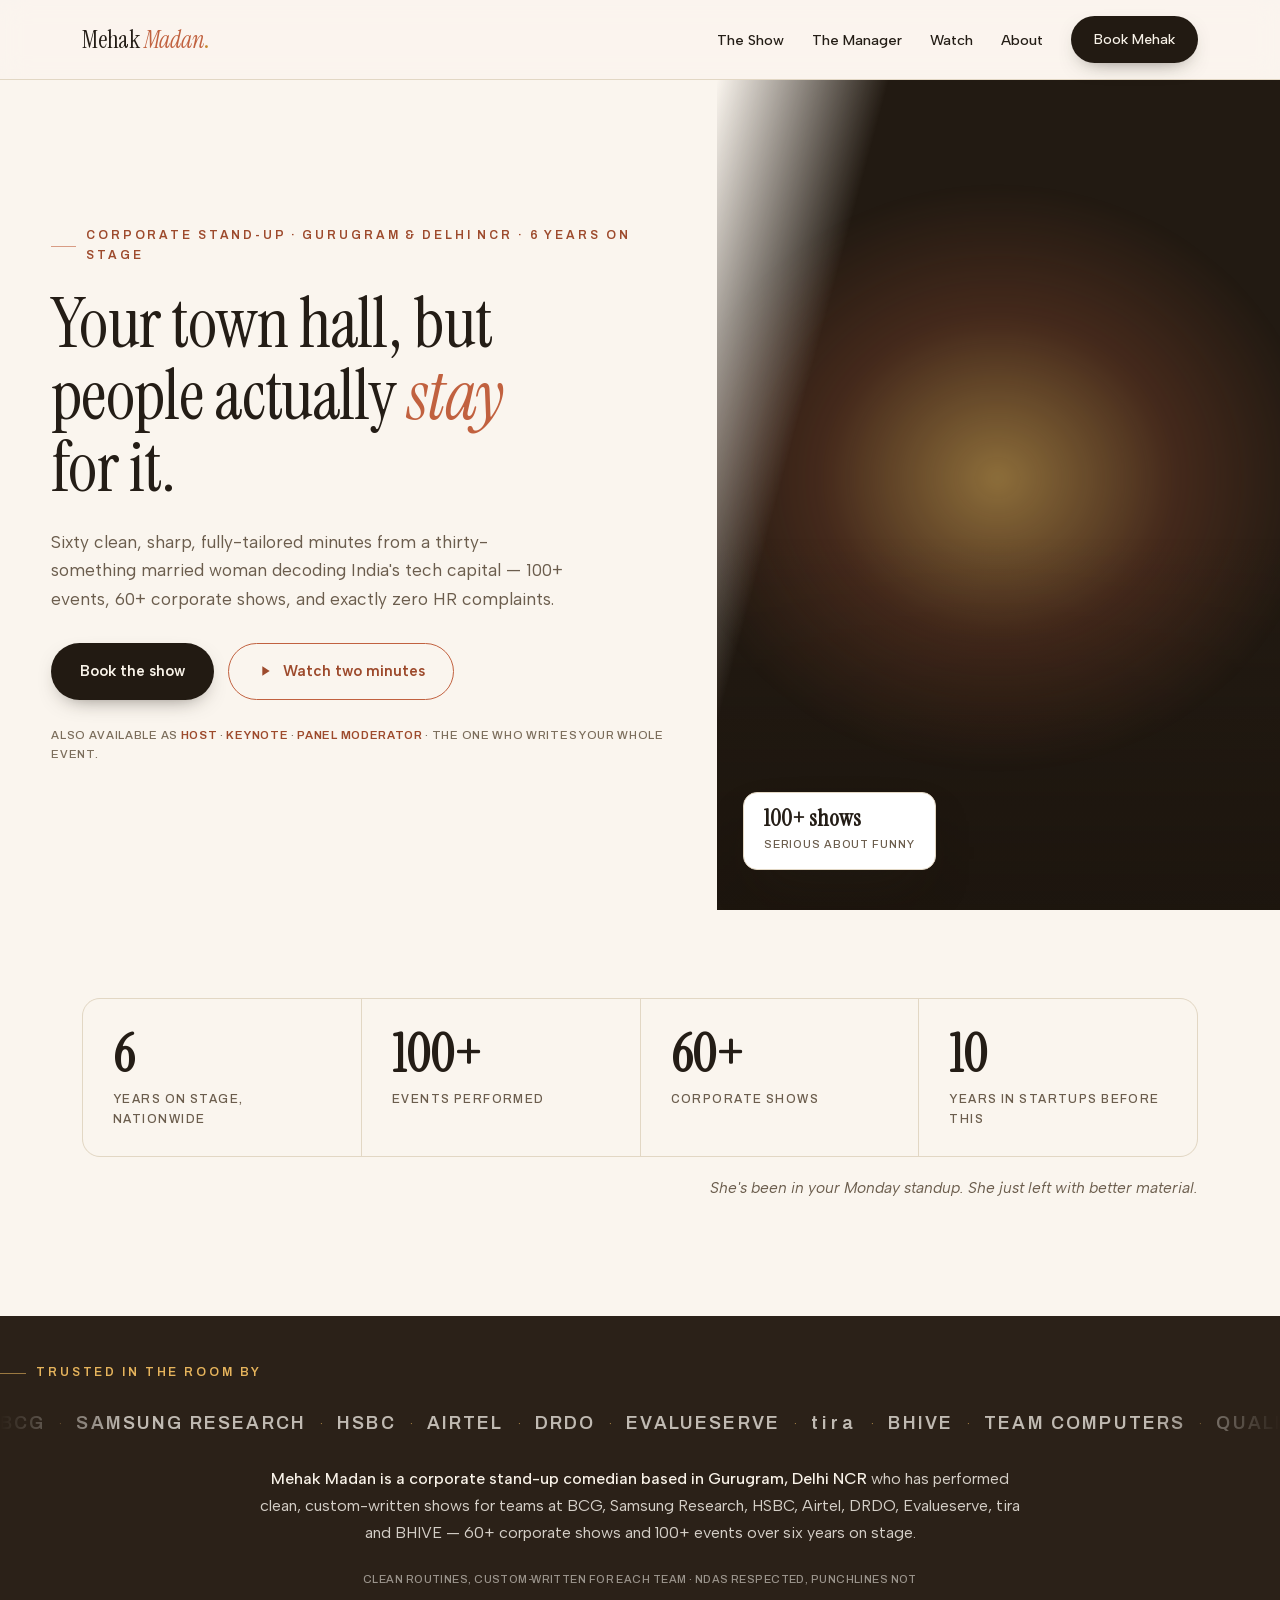
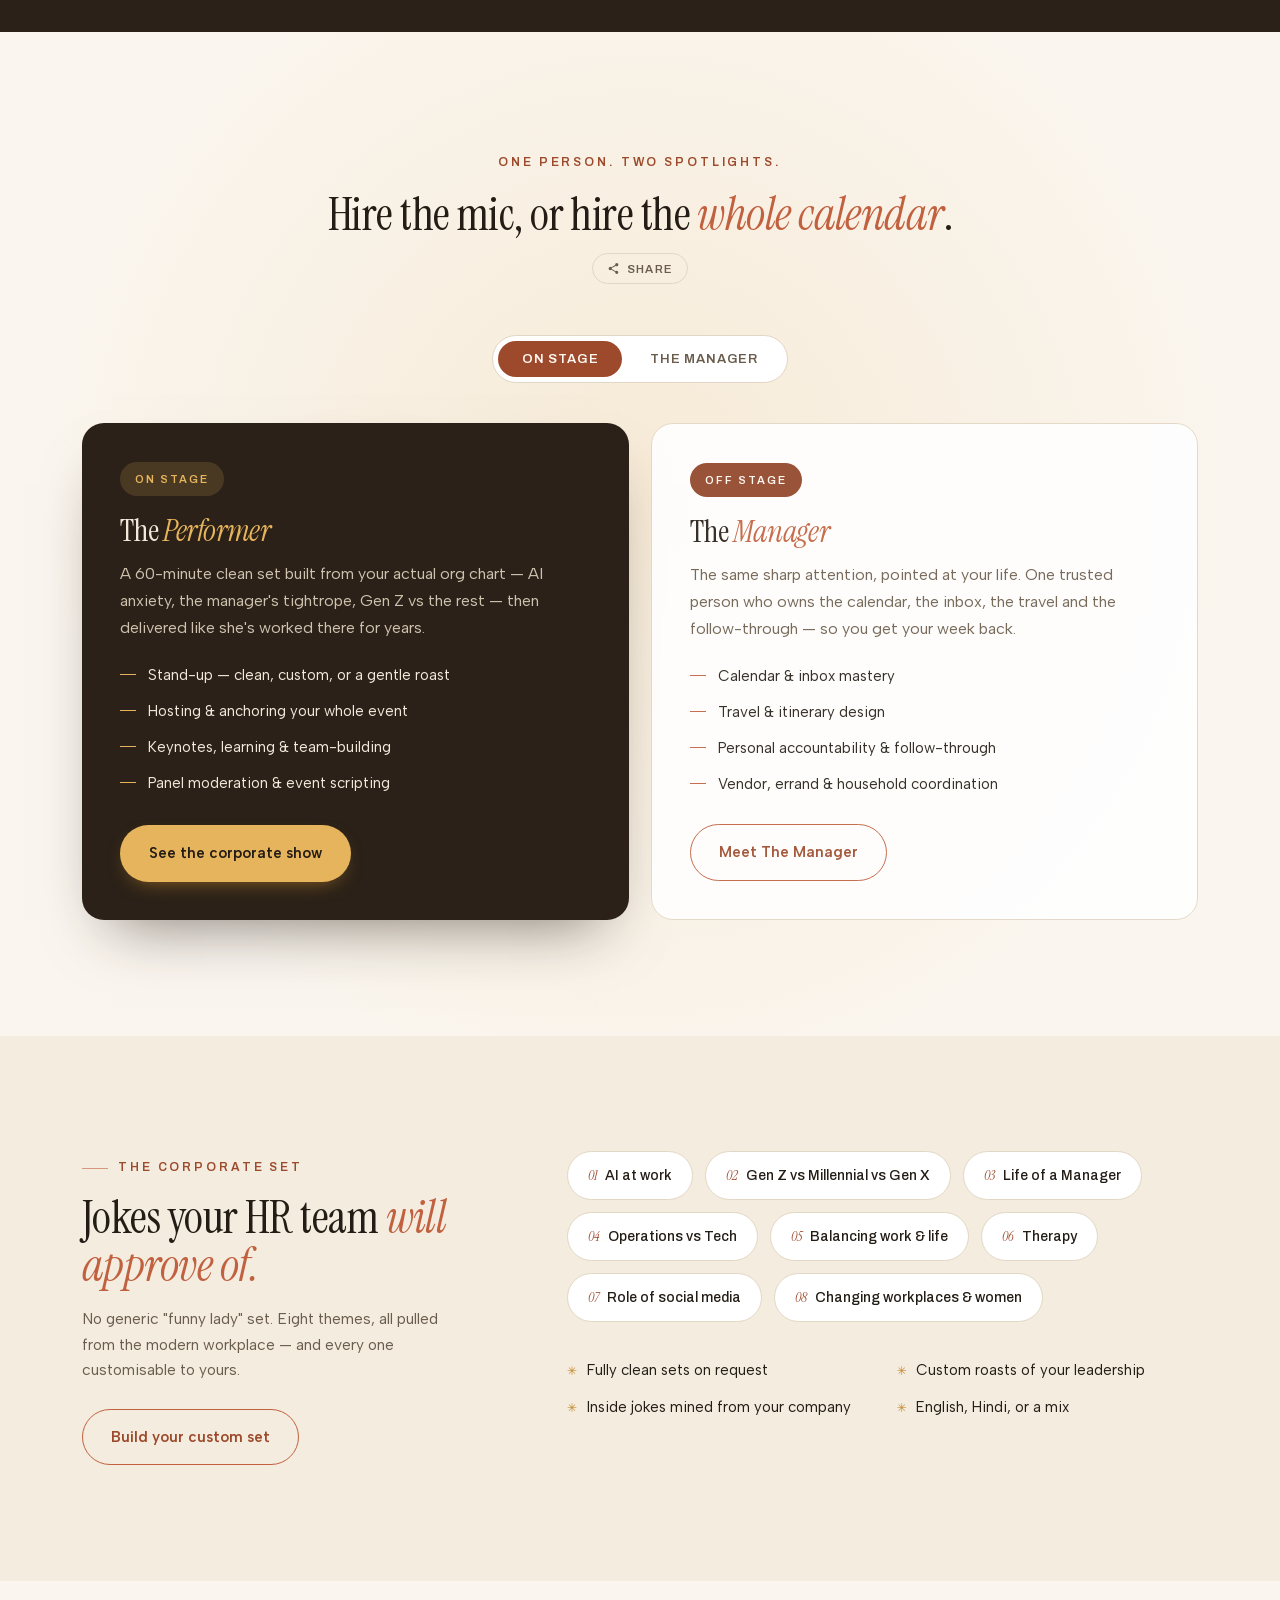
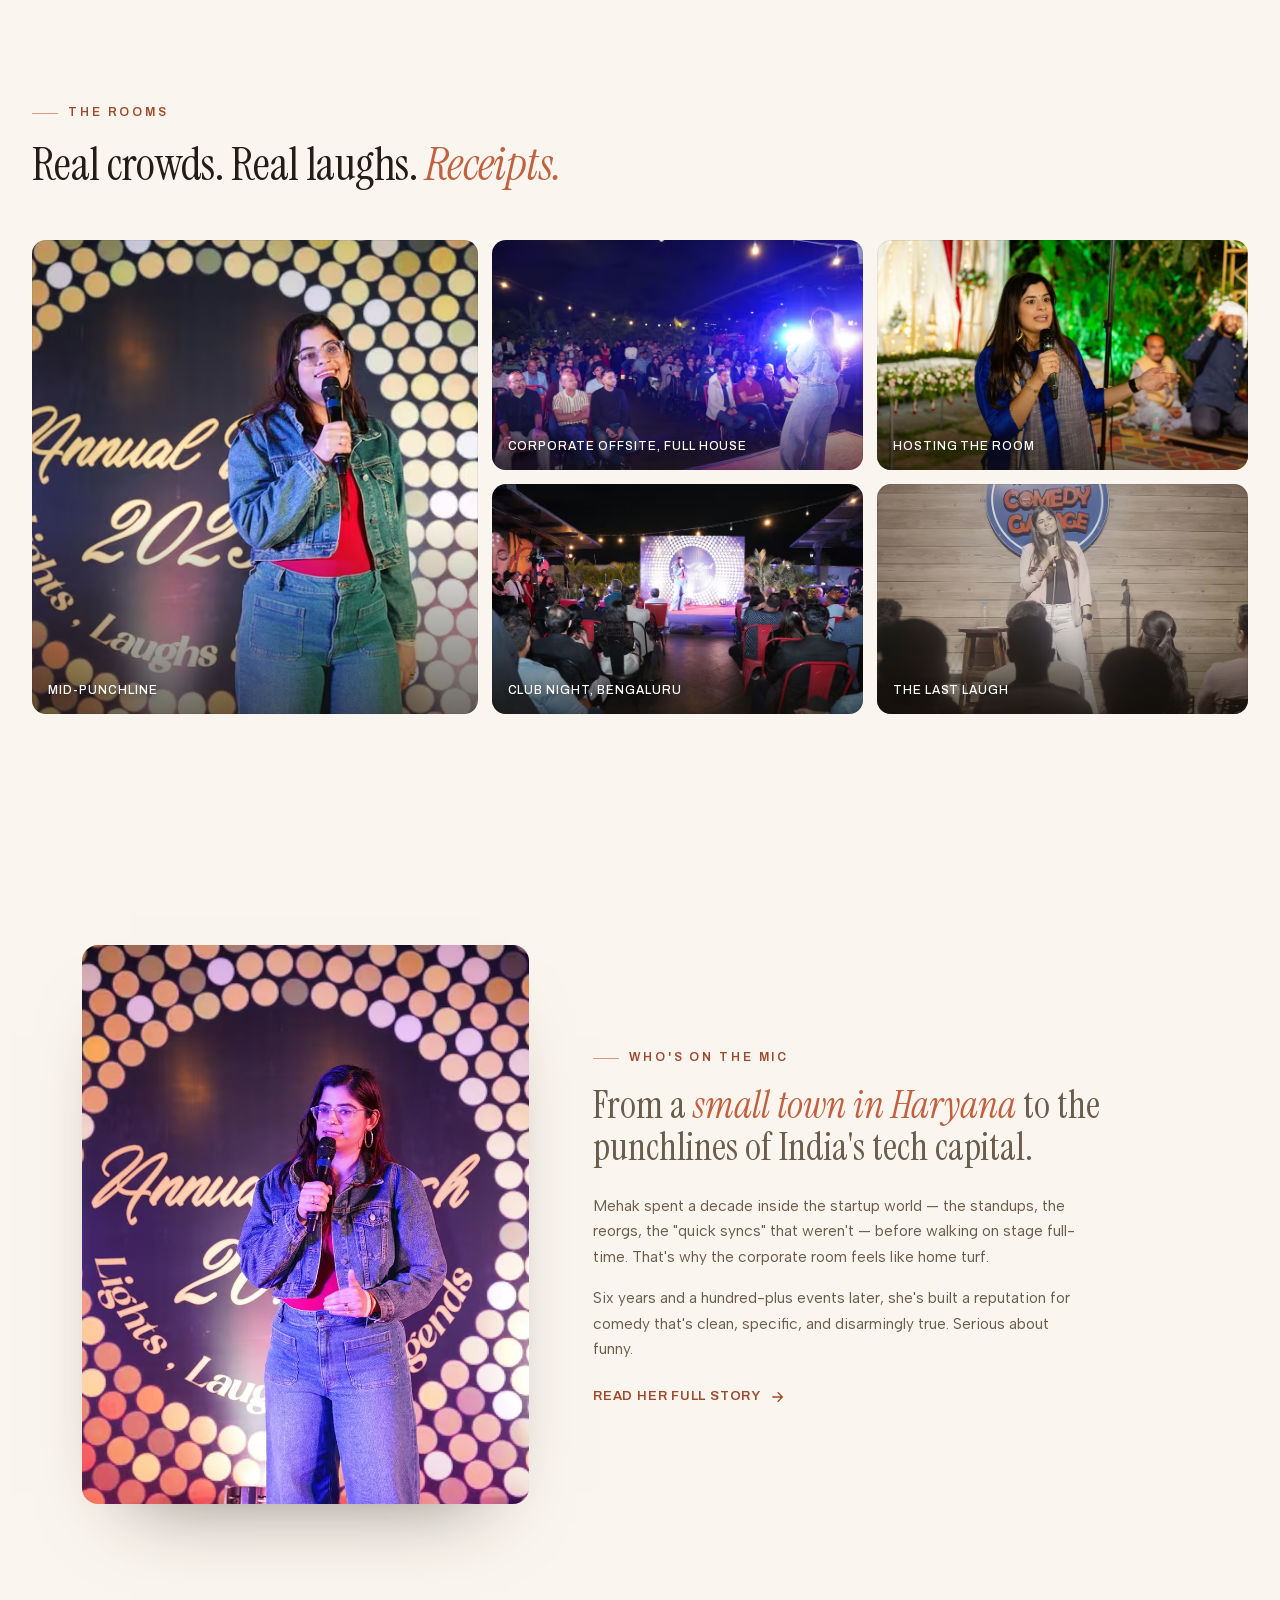
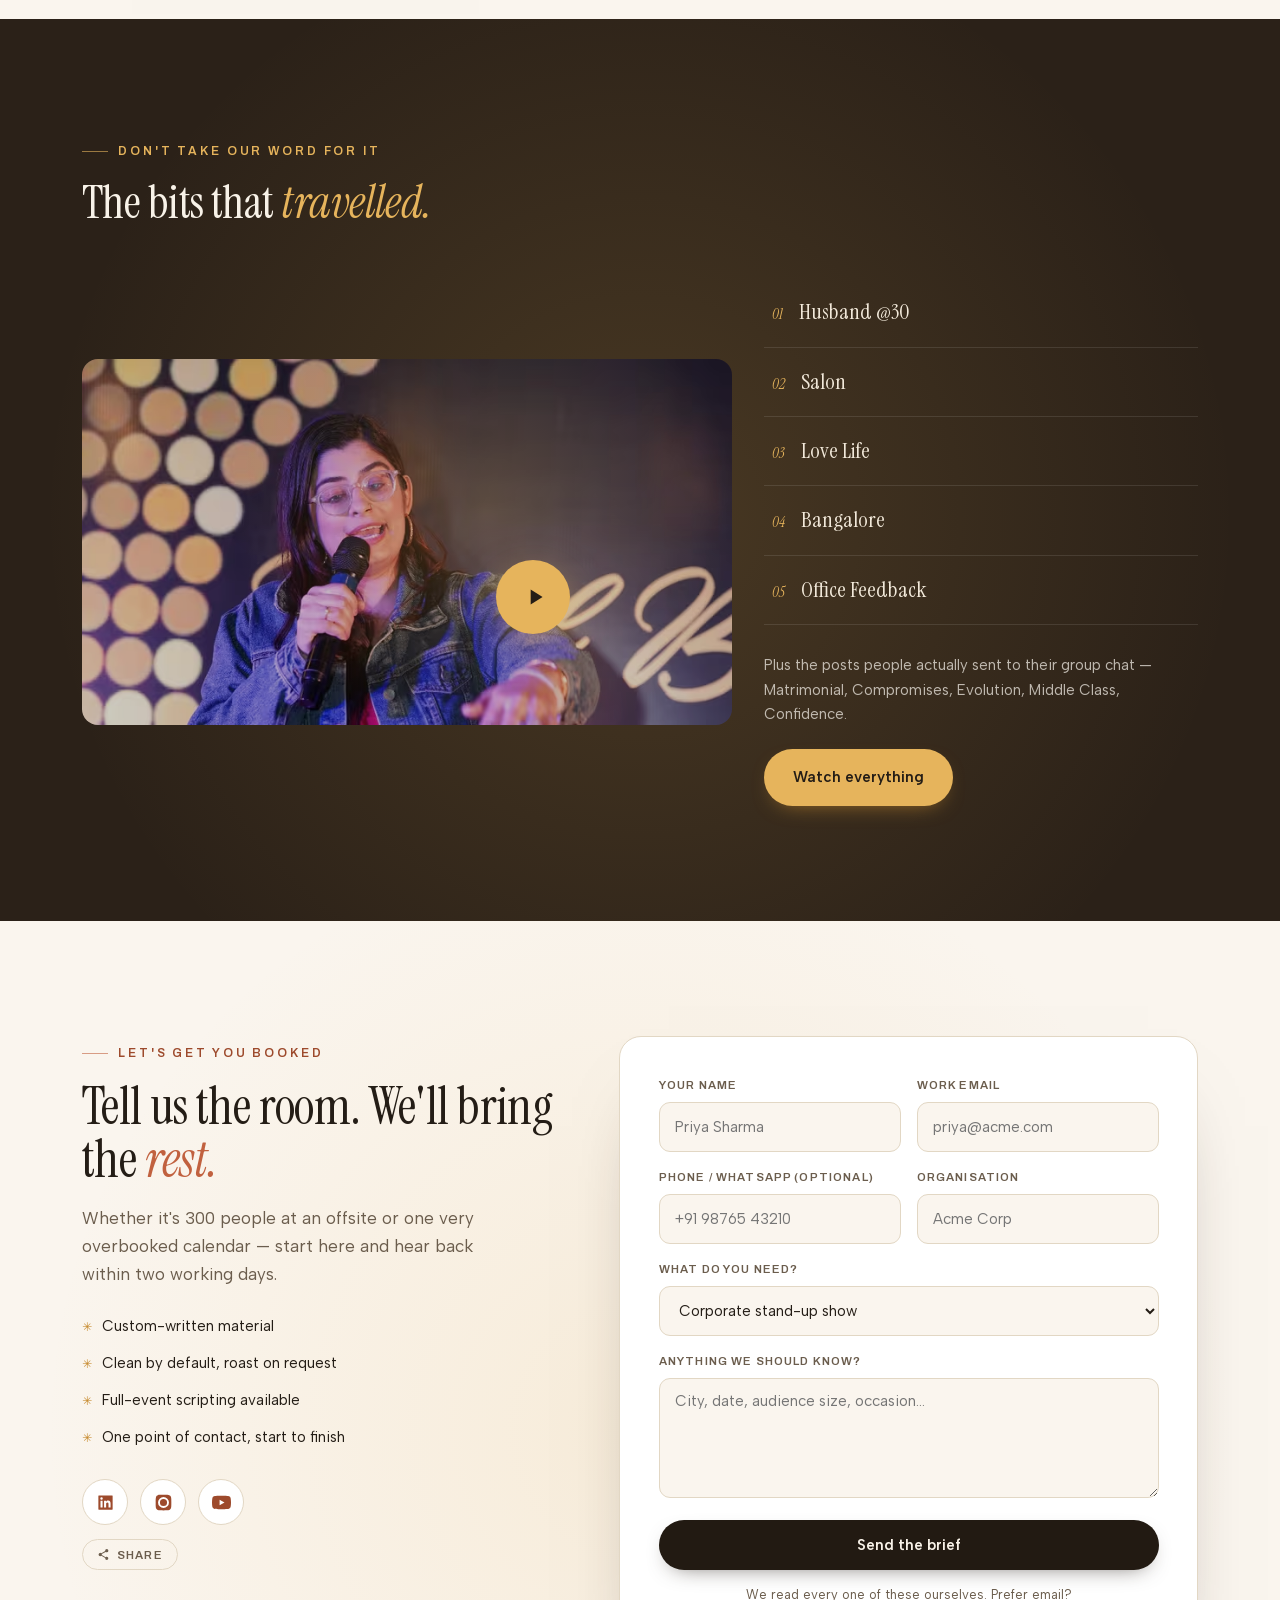
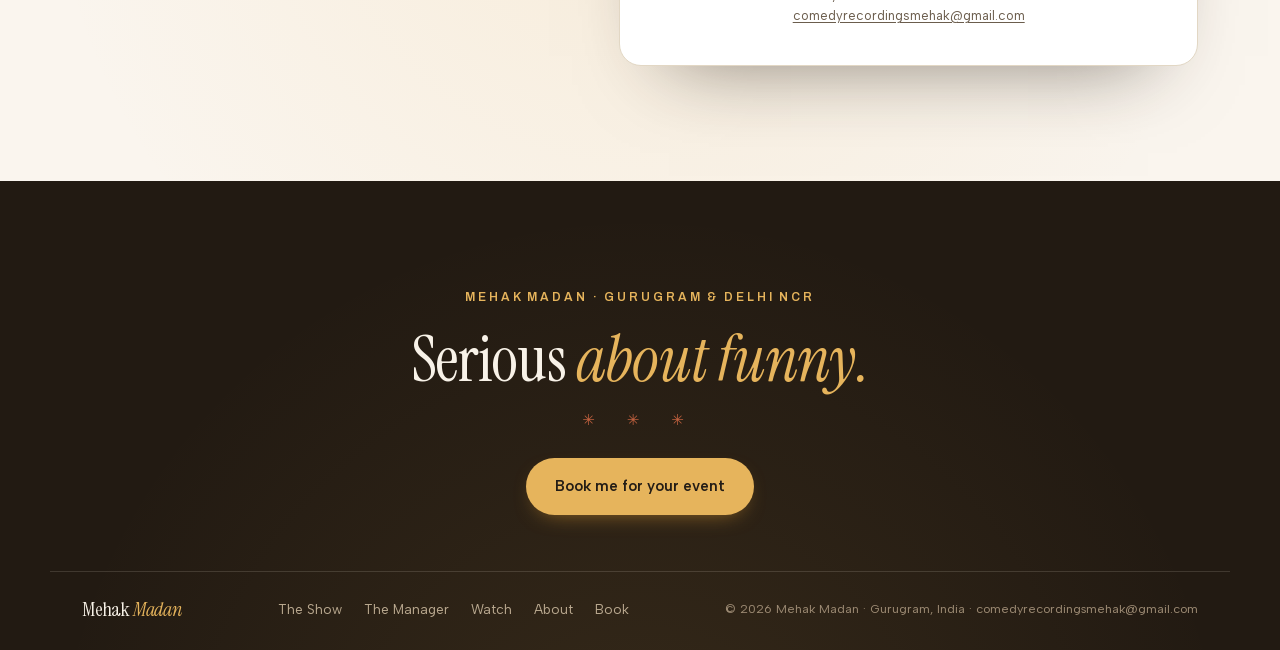
<file: index.html>
<!DOCTYPE html>
<html lang="en-IN">
<head>
<meta charset="utf-8"/>
<meta name="viewport" content="width=device-width, initial-scale=1.0"/>
<title>Mehak Madan — Corporate Comedian &amp; Lifestyle Manager · Gurugram</title>
<meta name="description" content="Mehak Madan — Gurugram and Delhi NCR corporate stand-up comedian and lifestyle manager. Clean, custom-written 60-minute sets for workplaces, plus discreet concierge management for founders and executives. 100+ events, 60+ corporate shows."/>
<meta property="og:title" content="Mehak Madan — Corporate Comedian &amp; Lifestyle Manager"/>
<meta property="og:description" content="Your town hall, but people actually stay for it. Clean, custom corporate comedy — plus a calmer calendar off stage."/>
<meta property="og:type" content="website"/>
<meta property="og:image" content="https://mehakmadan.in/assets/lib/p05.jpg"/>
<meta property="og:url" content="https://mehakmadan.in/"/>
<meta property="og:site_name" content="Mehak Madan"/>
<meta name="twitter:card" content="summary_large_image"/>
<meta name="twitter:title" content="Mehak Madan — Corporate Comedian &amp; Lifestyle Manager"/>
<meta name="twitter:description" content="Your town hall, but people actually stay for it. Clean, custom corporate comedy — plus a calmer calendar off stage."/>
<meta name="twitter:image" content="https://mehakmadan.in/assets/lib/p05.jpg"/>
<link rel="canonical" href="https://mehakmadan.in/"/>
<meta name="theme-color" content="#faf5ee"/>
<link rel="icon" href="data:image/svg+xml,%3Csvg xmlns='http://www.w3.org/2000/svg' viewBox='0 0 32 32'%3E%3Crect width='32' height='32' rx='7' fill='%232b2118'/%3E%3Ctext x='16' y='23' font-family='Georgia,serif' font-size='20' font-style='italic' text-anchor='middle' fill='%23e6b45c'%3EM%3C/text%3E%3C/svg%3E"/>
<link rel="preload" href="assets/fonts/instrument-serif-normal-latin.woff2" as="font" type="font/woff2" crossorigin/>
<link rel="preload" href="assets/fonts/albert-sans-normal-latin.woff2" as="font" type="font/woff2" crossorigin/>
<link rel="stylesheet" href="assets/site.css?v=16c511bc"/>
<script type="application/ld+json">
{
  "@context": "https://schema.org",
  "@graph": [
    {
      "@type": "Person",
      "@id": "https://mehakmadan.in/#mehak",
      "name": "Mehak Madan",
      "jobTitle": "Corporate Stand-up Comedian & Lifestyle Manager",
      "description": "Gurugram-based corporate stand-up comedian and lifestyle manager working across Delhi NCR. Clean, custom-written 60-minute sets for workplaces, plus discreet concierge management for founders and executives.",
      "url": "https://mehakmadan.in/",
      "email": "comedyrecordingsmehak@gmail.com",
      "image": "https://mehakmadan.in/assets/lib/p05.jpg",
      "knowsLanguage": ["English", "Hindi"],
      "knowsAbout": ["Corporate stand-up comedy", "Event hosting and anchoring", "Keynote speaking", "Panel moderation", "AI at work", "Generational differences at work", "Management", "Work-life balance", "Women in the workplace", "Lifestyle and concierge management"],
      "homeLocation": { "@type": "Place", "name": "Gurugram, India" },
      "sameAs": [
        "https://www.instagram.com/mehakmadan24",
        "https://www.youtube.com/@mehakmadan",
        "https://www.linkedin.com/in/mehak-madan-7837a057/"
      ]
    },
    {
      "@type": "ProfessionalService",
      "name": "Mehak Madan — Corporate Comedy & Lifestyle Management",
      "url": "https://mehakmadan.in/",
      "email": "comedyrecordingsmehak@gmail.com",
      "image": "https://mehakmadan.in/assets/lib/p05.jpg",
      "priceRange": "$$",
      "areaServed": [
        { "@type": "City", "name": "Gurugram" },
        { "@type": "City", "name": "Delhi" },
        { "@type": "City", "name": "Noida" },
        { "@type": "City", "name": "Bengaluru" },
        { "@type": "Country", "name": "India" }
      ],
      "provider": { "@id": "https://mehakmadan.in/#mehak" },
      "address": { "@type": "PostalAddress", "addressLocality": "Gurugram", "addressRegion": "Haryana", "addressCountry": "IN" },
      "geo": { "@type": "GeoCoordinates", "latitude": 28.4595, "longitude": 77.0266 },
      "knowsLanguage": ["en", "hi"],
      "makesOffer": [
        { "@type": "Offer", "itemOffered": { "@type": "Service", "name": "Corporate stand-up comedy show" } },
        { "@type": "Offer", "itemOffered": { "@type": "Service", "name": "Hosting & anchoring" } },
        { "@type": "Offer", "itemOffered": { "@type": "Service", "name": "Keynote & learning sessions" } },
        { "@type": "Offer", "itemOffered": { "@type": "Service", "name": "Lifestyle & concierge management" } }
      ]
    },
    {
      "@type": "WebSite",
      "@id": "https://mehakmadan.in/#website",
      "url": "https://mehakmadan.in/",
      "name": "Mehak Madan",
      "inLanguage": "en",
      "publisher": { "@id": "https://mehakmadan.in/#mehak" }
    }
  ]
}
</script>
</head>
<body>

<a class="skip" href="#pivot">Skip to content</a>

<header class="site">
  <div class="nav">
    <a class="brand" href="index.html">Mehak <em>Madan</em><span class="dot">.</span></a>
    <button class="nav-toggle" aria-label="Menu" aria-expanded="false">
      <svg viewBox="0 0 24 24" fill="none" stroke="currentColor" stroke-width="1.8"><path d="M3 6h18M3 12h18M3 18h18"/></svg>
    </button>
    <ul class="nav-links">
      <li><a href="comedy.html">The Show</a></li>
      <li><a href="lifestyle.html">The Manager</a></li>
      <li><a href="watch.html">Watch</a></li>
      <li><a href="about.html">About</a></li>
      <li><a class="btn btn-dark" href="#book">Book Mehak</a></li>
    </ul>
  </div>
</header>

<!-- ===================== HERO ===================== -->
<section class="hero" aria-label="Introduction">
  <div class="hero-copy">
    <span class="kicker">Corporate Stand-up · Gurugram &amp; Delhi NCR · 6 Years on Stage</span>
    <h1>Your town hall, but people actually <em>stay</em> for it.</h1>
    <p class="lede">Sixty clean, sharp, fully-tailored minutes from a thirty-something married woman decoding India's tech capital — 100+ events, 60+ corporate shows, and exactly zero HR complaints.</p>
    <div class="cta-row">
      <a class="btn btn-dark" href="#book">Book the show</a>
      <a class="btn btn-line" href="watch.html">
        <svg viewBox="0 0 24 24"><path d="M8 5v14l11-7z"/></svg>Watch two minutes</a>
    </div>
    <p class="also">Also available as <b>host</b> · <b>keynote</b> · <b>panel moderator</b> · the one who writes your whole event.</p>
  </div>
  <div class="hero-photo">
    <picture><source media="(max-width:900px)" type="image/avif" srcset="assets/lib/p05-m480.avif 480w, assets/lib/p05-m750.avif 750w, assets/lib/p05-m1080.avif 1080w" sizes="100vw"/><source media="(max-width:900px)" type="image/webp" srcset="assets/lib/p05-m480.webp 480w, assets/lib/p05-m750.webp 750w, assets/lib/p05-m1080.webp 1080w" sizes="100vw"/><source type="image/avif" srcset="assets/lib/p05-sm.avif 800w, assets/lib/p05.avif 933w" sizes="44vw"/><source type="image/webp" srcset="assets/lib/p05-sm.webp 800w, assets/lib/p05.webp 933w" sizes="44vw"/><img src="assets/lib/p05.jpg" alt="Mehak Madan performing stand-up comedy, mic in hand" width="1000" height="1250" fetchpriority="high" decoding="async"/></picture>
    <div class="hero-badge"><b>100+ shows</b><span>Serious about funny</span></div>
  </div>
</section>

<!-- ===================== PROOF / STATS ===================== -->
<section class="section" style="padding-top:clamp(56px,7vw,88px)" aria-label="By the numbers">
  <div class="wrap">
    <div class="stats-grid reveal">
      <div class="stat"><b data-count="6">6</b><span>Years on stage, nationwide</span></div>
      <div class="stat"><b><span data-count="100">100</span>+</b><span>Events performed</span></div>
      <div class="stat"><b><span data-count="60">60</span>+</b><span>Corporate shows</span></div>
      <div class="stat"><b data-count="10">10</b><span>Years in startups before this</span></div>
    </div>
    <p class="reveal" style="text-align:right;margin-top:18px;font-style:italic;color:var(--ink-soft)">She's been in your Monday standup. She just left with better material.</p>
  </div>
</section>

<!-- ===================== CLIENTS ===================== -->
<section class="clients" aria-label="Trusted by">
  <span class="kicker">Trusted in the room by</span>
  <div class="cmarquee">
    <div class="ctrack" id="ctrack">
      <span class="mk">BCG</span><span class="sep">·</span>
      <span class="mk">Samsung Research</span><span class="sep">·</span>
      <span class="mk">HSBC</span><span class="sep">·</span>
      <span class="mk">Airtel</span><span class="sep">·</span>
      <span class="mk">DRDO</span><span class="sep">·</span>
      <span class="mk">Evalueserve</span><span class="sep">·</span>
      <span class="mk" style="text-transform:lowercase;letter-spacing:.24em">tira</span><span class="sep">·</span>
      <span class="mk">BHIVE</span><span class="sep">·</span>
      <span class="mk">Team Computers</span><span class="sep">·</span>
      <span class="mk">Qualityze</span><span class="sep">·</span>
      <span class="mk">Mind &amp; Brain Hospital</span><span class="sep">·</span>
    </div>
  </div>
  <p class="clients-lead"><b>Mehak Madan is a corporate stand-up comedian based in Gurugram, Delhi NCR</b> who has performed clean, custom-written shows for teams at BCG, Samsung Research, HSBC, Airtel, DRDO, Evalueserve, tira and BHIVE — 60+ corporate shows and 100+ events over six years on stage.</p>
  <p class="note">Clean routines, custom-written for each team · NDAs respected, punchlines not</p>
</section>

<!-- ===================== PIVOT (the anchor) ===================== -->
<section class="section pivot" id="pivot" data-pivot data-active="stage" aria-label="Two ways to work together">
  <div class="spot-field" aria-hidden="true"></div>
  <div class="wrap" style="position:relative;z-index:1">
    <div class="section-head center reveal">
      <span class="kicker center">One person. Two spotlights.</span>
      <h2>Hire the mic, or hire the <em class="serif-em">whole calendar</em>.</h2>
    </div>
    <div style="text-align:center">
      <div class="pivot-tabs" role="tablist" aria-label="Choose an offering">
        <button role="tab" data-target="stage" aria-selected="true" tabindex="0">On Stage</button>
        <button role="tab" data-target="manager" aria-selected="false" tabindex="-1">The Manager</button>
      </div>
    </div>
    <div class="pivot-stage">
      <div class="pivot-beam" aria-hidden="true"></div>
      <article class="ocard stage reveal">
        <div class="spot-field" aria-hidden="true"></div>
        <span class="pill">On Stage</span>
        <h3>The <em>Performer</em></h3>
        <p class="lead">A 60-minute clean set built from your actual org chart — AI anxiety, the manager's tightrope, Gen Z vs the rest — then delivered like she's worked there for years.</p>
        <ul>
          <li>Stand-up — clean, custom, or a gentle roast</li>
          <li>Hosting &amp; anchoring your whole event</li>
          <li>Keynotes, learning &amp; team-building</li>
          <li>Panel moderation &amp; event scripting</li>
        </ul>
        <div class="foot"><a class="btn btn-gold" href="comedy.html">See the corporate show</a></div>
      </article>
      <article class="ocard life reveal" data-d="1">
        <div class="spot-field" aria-hidden="true"></div>
        <span class="pill">Off Stage</span>
        <h3>The <em>Manager</em></h3>
        <p class="lead">The same sharp attention, pointed at your life. One trusted person who owns the calendar, the inbox, the travel and the follow-through — so you get your week back.</p>
        <ul>
          <li>Calendar &amp; inbox mastery</li>
          <li>Travel &amp; itinerary design</li>
          <li>Personal accountability &amp; follow-through</li>
          <li>Vendor, errand &amp; household coordination</li>
        </ul>
        <div class="foot"><a class="btn btn-line" href="lifestyle.html">Meet The Manager</a></div>
      </article>
    </div>
  </div>
</section>

<!-- ===================== TOPICS ===================== -->
<section class="section" style="background:var(--bg-soft)" id="topics" aria-label="What she talks about">
  <div class="wrap cols-topics">
    <div class="reveal">
      <span class="kicker">The corporate set</span>
      <h2 style="font-size:var(--fs-h2);margin:16px 0 16px">Jokes your HR team <em class="serif-em">will approve of.</em></h2>
      <p style="color:var(--ink-soft);max-width:40ch">No generic "funny lady" set. Eight themes, all pulled from the modern workplace — and every one customisable to yours.</p>
      <a class="btn btn-line" style="margin-top:26px" href="comedy.html">Build your custom set</a>
    </div>
    <div class="reveal" data-d="1">
      <div class="chip-wrap">
        <span class="chip"><b>01</b>AI at work</span>
        <span class="chip"><b>02</b>Gen Z vs Millennial vs Gen X</span>
        <span class="chip"><b>03</b>Life of a Manager</span>
        <span class="chip"><b>04</b>Operations vs Tech</span>
        <span class="chip"><b>05</b>Balancing work &amp; life</span>
        <span class="chip"><b>06</b>Therapy</span>
        <span class="chip"><b>07</b>Role of social media</span>
        <span class="chip"><b>08</b>Changing workplaces &amp; women</span>
      </div>
      <div class="value-list">
        <div>Fully clean sets on request</div>
        <div>Custom roasts of your leadership</div>
        <div>Inside jokes mined from your company</div>
        <div>English, Hindi, or a mix</div>
      </div>
    </div>
  </div>
</section>

<!-- ===================== GALLERY ===================== -->
<section class="section" aria-label="The rooms">
  <div class="wrap-wide">
    <div class="section-head reveal"><span class="kicker">The rooms</span>
      <h2>Real crowds. Real laughs. <em class="serif-em">Receipts.</em></h2></div>
    <div class="gal-grid reveal">
      <div class="frame"><div class="grad"></div><picture><source type="image/avif" srcset="assets/lib/p13-sm.avif 800w, assets/lib/p13.avif 1400w" sizes="(max-width:760px) calc(100vw - 64px), (max-width:1320px) 38vw, 472px"/><source type="image/webp" srcset="assets/lib/p13-sm.webp 800w, assets/lib/p13.webp 1400w" sizes="(max-width:760px) calc(100vw - 64px), (max-width:1320px) 38vw, 472px"/><img src="assets/lib/p13.jpg" alt="Mehak on stage under the spotlight" loading="lazy"/></picture><span class="cap">Mid-punchline</span></div>
      <div class="frame"><div class="grad"></div><picture><source type="image/avif" srcset="assets/lib/p16-sm.avif 800w, assets/lib/p16.avif 1400w" sizes="(max-width:760px) 50vw, (max-width:1320px) 31vw, 393px"/><source type="image/webp" srcset="assets/lib/p16-sm.webp 800w, assets/lib/p16.webp 1400w" sizes="(max-width:760px) 50vw, (max-width:1320px) 31vw, 393px"/><img src="assets/lib/p16.jpg" alt="A full corporate audience laughing" loading="lazy"/></picture><span class="cap">Corporate offsite, full house</span></div>
      <div class="frame"><div class="grad"></div><picture><source type="image/avif" srcset="assets/lib/p35-sm.avif 800w, assets/lib/p35.avif 1400w" sizes="(max-width:760px) 50vw, (max-width:1320px) 31vw, 393px"/><source type="image/webp" srcset="assets/lib/p35-sm.webp 800w, assets/lib/p35.webp 1400w" sizes="(max-width:760px) 50vw, (max-width:1320px) 31vw, 393px"/><img src="assets/lib/p35.jpg" alt="Mehak hosting an event" loading="lazy"/></picture><span class="cap">Hosting the room</span></div>
      <div class="frame"><div class="grad"></div><picture><source type="image/avif" srcset="assets/lib/p20-sm.avif 800w, assets/lib/p20.avif 1400w" sizes="(max-width:760px) 50vw, (max-width:1320px) 31vw, 393px"/><source type="image/webp" srcset="assets/lib/p20-sm.webp 800w, assets/lib/p20.webp 1400w" sizes="(max-width:760px) 50vw, (max-width:1320px) 31vw, 393px"/><img src="assets/lib/p20.jpg" alt="Evening crowd watching the show" loading="lazy"/></picture><span class="cap">Club night, Bengaluru</span></div>
      <div class="frame"><div class="grad"></div><picture><source type="image/avif" srcset="assets/lib/p47-sm.avif 800w, assets/lib/p47.avif 1400w" sizes="(max-width:760px) 50vw, (max-width:1320px) 31vw, 393px"/><source type="image/webp" srcset="assets/lib/p47-sm.webp 800w, assets/lib/p47.webp 1400w" sizes="(max-width:760px) 50vw, (max-width:1320px) 31vw, 393px"/><img src="assets/lib/p47.jpg" alt="Mehak at a comedy club" loading="lazy"/></picture><span class="cap">The last laugh</span></div>
    </div>
  </div>
</section>

<!-- ===================== ABOUT TEASER ===================== -->
<section class="section" aria-label="About Mehak">
  <div class="wrap about-teaser">
    <div class="portrait reveal"><picture><source type="image/avif" srcset="assets/lib/p10-sm.avif 800w, assets/lib/p10.avif 933w" sizes="(max-width:900px) calc(100vw - 64px), (max-width:1180px) 38vw, 444px"/><source type="image/webp" srcset="assets/lib/p10-sm.webp 800w, assets/lib/p10.webp 933w" sizes="(max-width:900px) calc(100vw - 64px), (max-width:1180px) 38vw, 444px"/><img src="assets/lib/p10.jpg" alt="Portrait of Mehak Madan" loading="lazy"/></picture></div>
    <div class="reveal" data-d="1">
      <span class="kicker">Who's on the mic</span>
      <p class="pull" style="margin-top:16px">From a <em>small town in Haryana</em> to the punchlines of India's tech capital.</p>
      <p>Mehak spent a decade inside the startup world — the standups, the reorgs, the "quick syncs" that weren't — before walking on stage full-time. That's why the corporate room feels like home turf.</p>
      <p>Six years and a hundred-plus events later, she's built a reputation for comedy that's clean, specific, and disarmingly true. Serious about funny.</p>
      <a class="more" href="about.html">Read her full story
        <svg viewBox="0 0 24 24"><path d="M5 12h14M13 5l7 7-7 7" fill="none" stroke="currentColor" stroke-width="2"/></svg></a>
    </div>
  </div>
</section>

<!-- ===================== WATCH TEASER ===================== -->
<section class="section watch" aria-label="Watch">
  <div class="spot-field" aria-hidden="true"></div>
  <div class="wrap" style="position:relative;z-index:1">
    <div class="section-head reveal"><span class="kicker">Don't take our word for it</span>
      <h2>The bits that <em>travelled.</em></h2></div>
    <div class="watch-teaser">
      <a class="poster reveal" href="watch.html" aria-label="Watch Mehak's reels">
        <div class="glow"></div>
        <picture><source type="image/avif" srcset="assets/lib/p34-v750.avif 750w, assets/lib/p34-v1300.avif 1300w" sizes="(max-width:900px) calc(100vw - 64px), (max-width:1180px) 56vw, 650px"/><source type="image/webp" srcset="assets/lib/p34-v750.webp 750w, assets/lib/p34-v1300.webp 1300w" sizes="(max-width:900px) calc(100vw - 64px), (max-width:1180px) 56vw, 650px"/><img src="assets/lib/p34.jpg" alt="Still from a live comedy set" loading="lazy"/></picture>
        <span class="wplay"><svg viewBox="0 0 24 24"><path d="M8 5v14l11-7z"/></svg></span>
      </a>
      <div class="reveal" data-d="1">
        <ul class="reel-list">
          <li><a href="watch.html"><span class="n">01</span><span class="t">Husband @30</span></a></li>
          <li><a href="watch.html"><span class="n">02</span><span class="t">Salon</span></a></li>
          <li><a href="watch.html"><span class="n">03</span><span class="t">Love Life</span></a></li>
          <li><a href="watch.html"><span class="n">04</span><span class="t">Bangalore</span></a></li>
          <li><a href="watch.html"><span class="n">05</span><span class="t">Office Feedback</span></a></li>
        </ul>
        <p class="postscript">Plus the posts people actually sent to their group chat — Matrimonial, Compromises, Evolution, Middle Class, Confidence.</p>
        <a class="btn btn-gold" style="margin-top:22px" href="watch.html">Watch everything</a>
      </div>
    </div>
  </div>
</section>

<!-- ===================== BOOKING ===================== -->
<section class="section booking" id="book" aria-label="Book Mehak">
  <div class="spot-field" aria-hidden="true"></div>
  <div class="wrap booking-grid">
    <div class="reveal">
      <span class="kicker">Let's get you booked</span>
      <h2>Tell us the room. We'll bring the <em>rest.</em></h2>
      <p class="lead">Whether it's 300 people at an offsite or one very overbooked calendar — start here and hear back within two working days.</p>
      <ul class="reassure">
        <li>Custom-written material</li>
        <li>Clean by default, roast on request</li>
        <li>Full-event scripting available</li>
        <li>One point of contact, start to finish</li>
      </ul>
      <div class="social">
        <a aria-label="LinkedIn" href="https://www.linkedin.com/in/mehak-madan-7837a057/" target="_blank" rel="noopener"><svg viewBox="0 0 24 24"><path d="M20.4 3H3.6A.6.6 0 0 0 3 3.6v16.8a.6.6 0 0 0 .6.6h16.8a.6.6 0 0 0 .6-.6V3.6a.6.6 0 0 0-.6-.6zM8.3 18.4H5.7V9.7h2.6v8.7zM7 8.6a1.55 1.55 0 1 1 0-3.1 1.55 1.55 0 0 1 0 3.1zm11.4 9.8h-2.6v-4.2c0-1 0-2.3-1.4-2.3s-1.6 1.1-1.6 2.2v4.3h-2.6V9.7h2.5v1.2h.1c.3-.7 1.2-1.4 2.5-1.4 2.6 0 3.1 1.7 3.1 4v4.9z"/></svg></a>
        <a aria-label="Instagram" href="https://www.instagram.com/mehakmadan24" target="_blank" rel="noopener"><svg viewBox="0 0 24 24"><path d="M12 2.2c3.2 0 3.6 0 4.9.1 1.2.1 1.8.2 2.2.4.6.2 1 .5 1.4.9.4.4.7.8.9 1.4.2.4.4 1 .4 2.2.1 1.3.1 1.7.1 4.9s0 3.6-.1 4.9c-.1 1.2-.2 1.8-.4 2.2-.2.6-.5 1-.9 1.4-.4.4-.8.7-1.4.9-.4.2-1 .4-2.2.4-1.3.1-1.7.1-4.9.1s-3.6 0-4.9-.1c-1.2-.1-1.8-.2-2.2-.4-.6-.2-1-.5-1.4-.9-.4-.4-.7-.8-.9-1.4-.2-.4-.4-1-.4-2.2-.1-1.3-.1-1.7-.1-4.9s0-3.6.1-4.9c.1-1.2.2-1.8.4-2.2.2-.6.5-1 .9-1.4.4-.4.8-.7 1.4-.9.4-.2 1-.4 2.2-.4 1.3-.1 1.7-.1 4.9-.1zm0 2.9a6.9 6.9 0 1 0 0 13.8 6.9 6.9 0 0 0 0-13.8zm0 11.4a4.5 4.5 0 1 1 0-9 4.5 4.5 0 0 1 0 9zm7.2-11.7a1.6 1.6 0 1 1-3.2 0 1.6 1.6 0 0 1 3.2 0z"/></svg></a>
        <a aria-label="YouTube" href="https://www.youtube.com/@mehakmadan" target="_blank" rel="noopener"><svg viewBox="0 0 24 24"><path d="M23.5 6.2a3 3 0 0 0-2.1-2.1C19.5 3.5 12 3.5 12 3.5s-7.5 0-9.4.6A3 3 0 0 0 .5 6.2 31.3 31.3 0 0 0 0 12a31.3 31.3 0 0 0 .5 5.8 3 3 0 0 0 2.1 2.1c1.9.6 9.4.6 9.4.6s7.5 0 9.4-.6a3 3 0 0 0 2.1-2.1A31.3 31.3 0 0 0 24 12a31.3 31.3 0 0 0-.5-5.8zM9.6 15.6V8.4L15.8 12l-6.2 3.6z"/></svg></a>
      </div>
    </div>
    <form class="book-form reveal" data-d="1" data-book-form data-success="Thank you — your brief has landed. Mehak reads every one of these herself and will reply within two working days." action="https://formsubmit.co/comedyrecordingsmehak@gmail.com" method="POST">
      <input type="hidden" name="_subject" value="New booking enquiry — mehakmadan.in (home)"/>
      <input type="hidden" name="_template" value="table"/>
      <input type="hidden" name="_captcha" value="false"/>
      <input type="hidden" name="_next" value="https://mehakmadan.in/thanks.html"/>
      <input type="text" name="_honey" tabindex="-1" autocomplete="off" aria-hidden="true" style="display:none"/>
      <div class="frow">
        <div class="field"><label for="b-name">Your name</label><input id="b-name" name="name" type="text" autocomplete="name" placeholder="Priya Sharma" required/></div>
        <div class="field"><label for="b-email">Work email</label><input id="b-email" name="email" type="email" autocomplete="email" placeholder="priya@acme.com" required/></div>
      </div>
      <div class="frow">
        <div class="field"><label for="b-phone">Phone / WhatsApp (optional)</label><input id="b-phone" name="phone" type="tel" autocomplete="tel" inputmode="tel" placeholder="+91 98765 43210" pattern="[0-9+()\-\s]{8,20}" title="A phone number Mehak can call or WhatsApp — digits, spaces and + only"/></div>
        <div class="field"><label for="b-org">Organisation</label><input id="b-org" name="org" type="text" autocomplete="organization" placeholder="Acme Corp"/></div>
      </div>
      <div class="frow"><div class="field full"><label for="b-type">What do you need?</label>
          <select id="b-type" name="need">
            <option>Corporate stand-up show</option>
            <option>Hosting / anchoring</option>
            <option>Keynote or learning session</option>
            <option>Panel moderation</option>
            <option>Lifestyle management (The Manager)</option>
            <option>Something custom</option>
          </select>
        </div></div>
      <div class="frow">
        <div class="field full"><label for="b-msg">Anything we should know?</label><textarea id="b-msg" name="message" placeholder="City, date, audience size, occasion…"></textarea></div>
      </div>
      <button class="btn btn-dark" type="submit">Send the brief</button>
      <p class="form-note">We read every one of these ourselves. Prefer email? <a href="mailto:comedyrecordingsmehak@gmail.com">comedyrecordingsmehak@gmail.com</a></p>
    </form>
  </div>
</section>

<!-- ===================== FOOTER ===================== -->
<footer class="site">
  <div class="spot-field" aria-hidden="true"></div>
  <div class="foot-cta">
    <span class="kicker center">Mehak Madan · Gurugram &amp; Delhi NCR</span>
    <h2>Serious <em>about funny.</em></h2>
    <div class="stars" aria-hidden="true">✳ ✳ ✳</div>
    <a class="btn btn-gold" href="#book">Book me for your event</a>
  </div>
  <div class="foot-in">
    <a class="brand" href="index.html" style="color:#f8f2e8">Mehak <em style="color:var(--marigold)">Madan</em></a>
    <nav class="foot-nav" aria-label="Footer">
      <a href="comedy.html">The Show</a>
      <a href="lifestyle.html">The Manager</a>
      <a href="watch.html">Watch</a>
      <a href="about.html">About</a>
      <a href="#book">Book</a>
    </nav>
    <small>© 2026 Mehak Madan · Gurugram, India · <a href="mailto:comedyrecordingsmehak@gmail.com" style="color:inherit">comedyrecordingsmehak@gmail.com</a></small>
  </div>
</footer>

<script>
// duplicate client wordmarks once for a seamless marquee loop
(function(){var t=document.getElementById('ctrack');if(t)t.innerHTML+=t.innerHTML;})();
</script>
<script src="assets/site.js?v=e93bdd6b"></script>
</body>
</html>
</file>
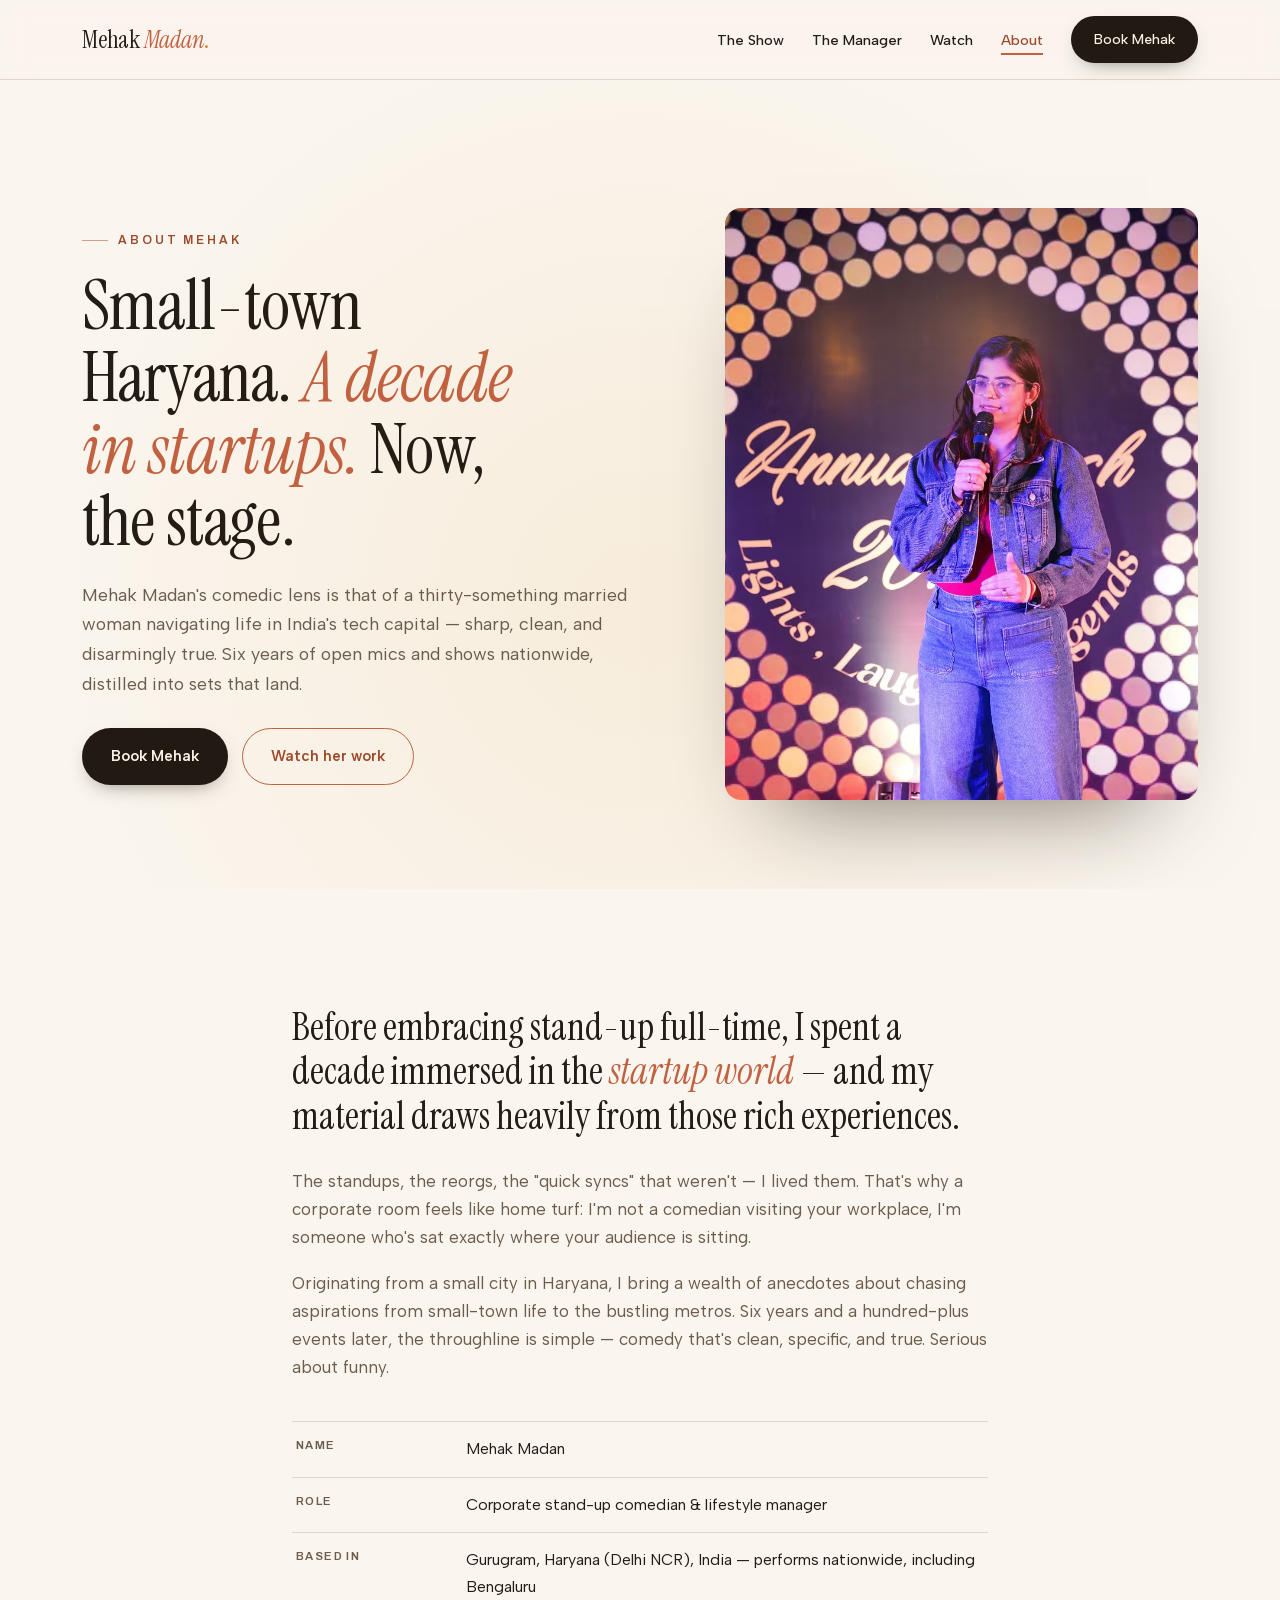
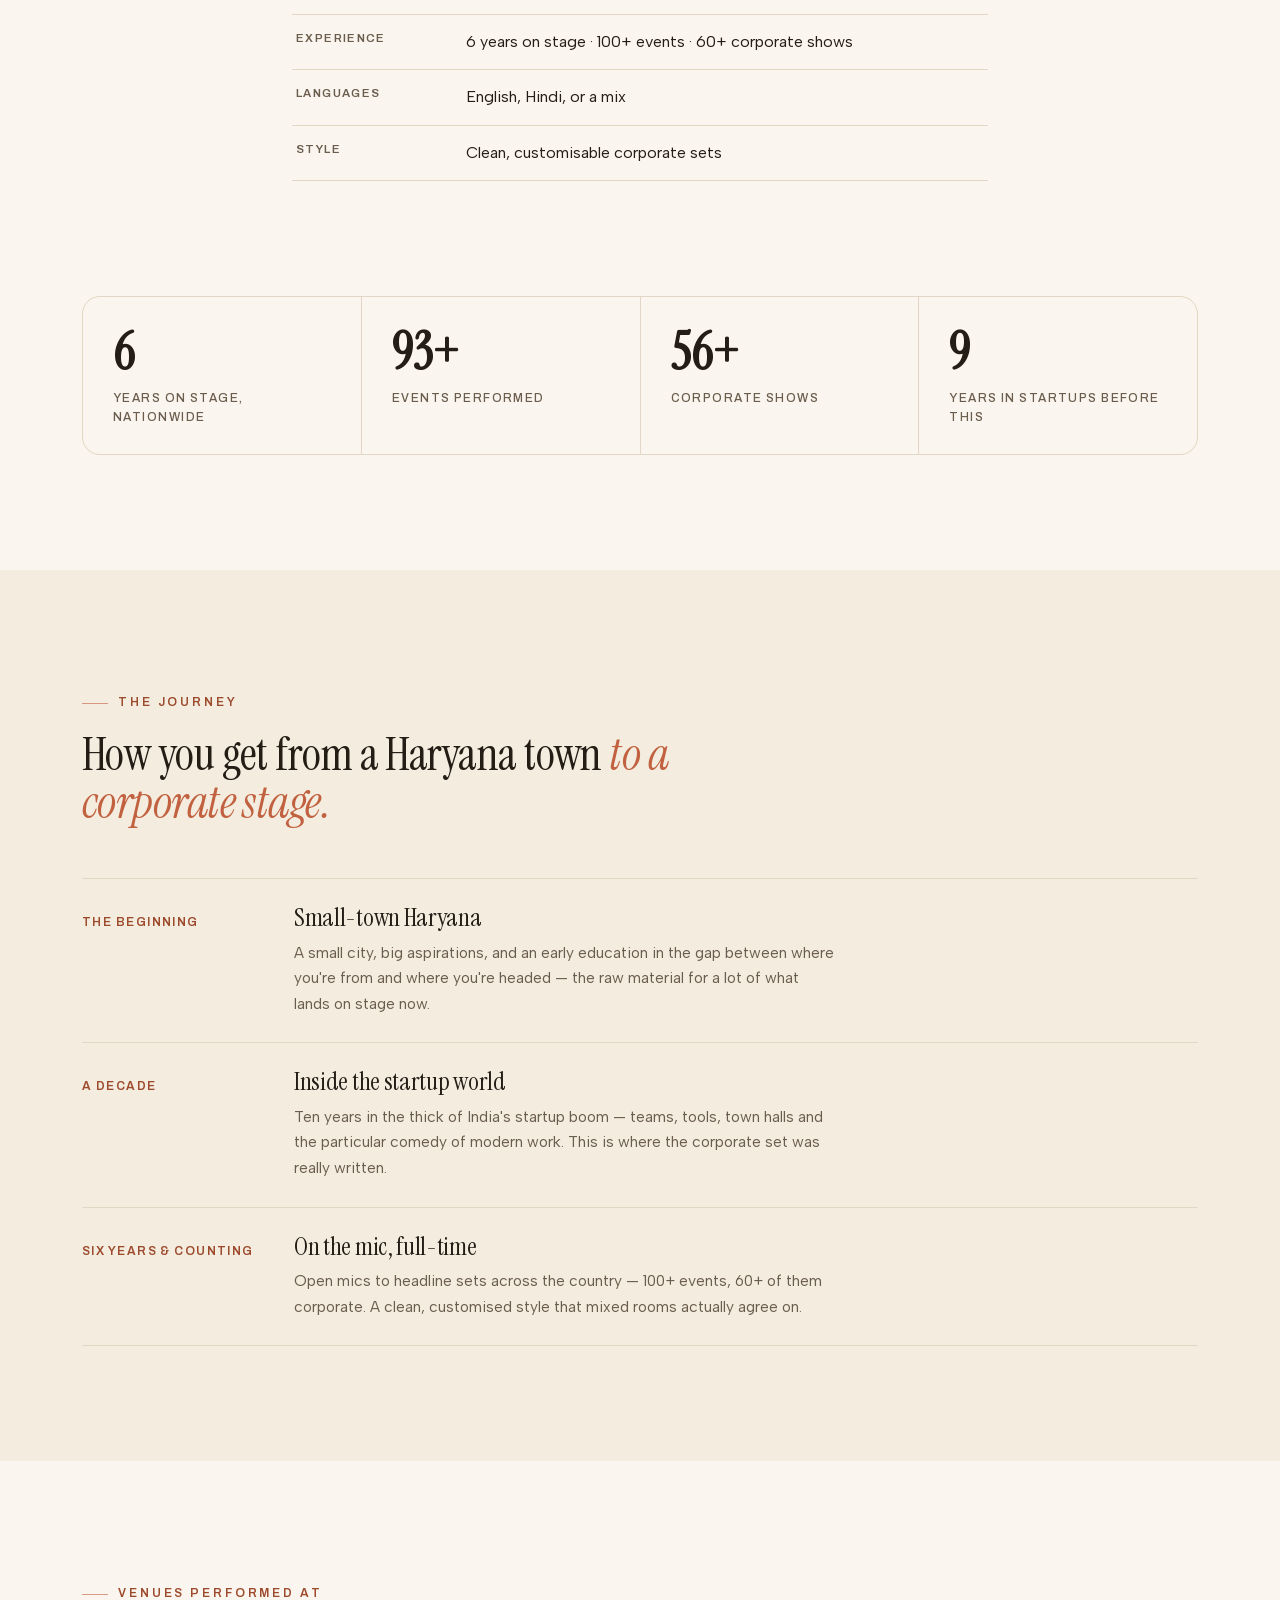
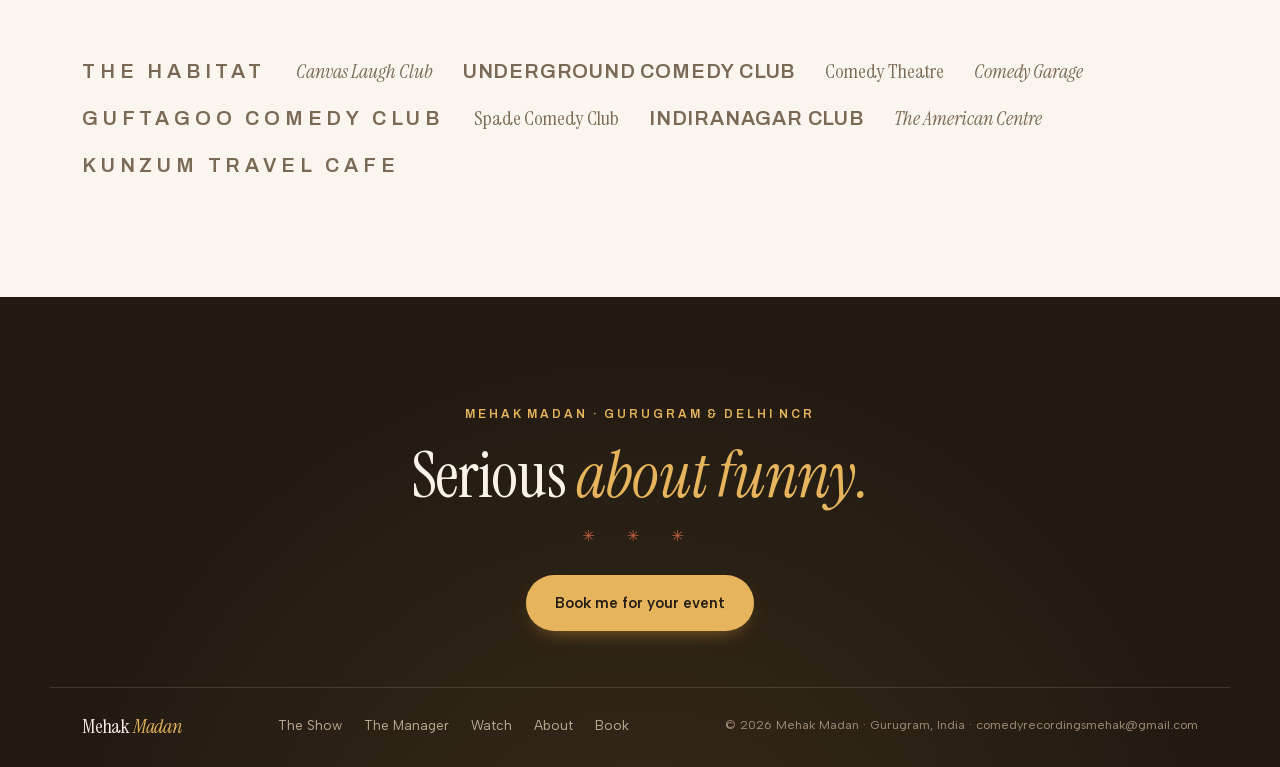
<file: about.html>
<!DOCTYPE html>
<html lang="en-IN">
<head>
<meta charset="utf-8"/>
<meta name="viewport" content="width=device-width, initial-scale=1.0"/>
<title>About — Mehak Madan · Corporate Comedian &amp; Lifestyle Manager</title>
<meta name="description" content="From a small town in Haryana, through a decade in startups, to the stage. Mehak Madan's comedic lens is a thirty-something married woman navigating India's tech capital — six years, 100+ events."/>
<meta name="theme-color" content="#faf5ee"/>
<link rel="icon" href="data:image/svg+xml,%3Csvg xmlns='http://www.w3.org/2000/svg' viewBox='0 0 32 32'%3E%3Crect width='32' height='32' rx='7' fill='%232b2118'/%3E%3Ctext x='16' y='23' font-family='Georgia,serif' font-size='20' font-style='italic' text-anchor='middle' fill='%23e6b45c'%3EM%3C/text%3E%3C/svg%3E"/>
<link rel="canonical" href="https://mehakmadan.in/about.html"/>
<meta property="og:type" content="profile"/>
<meta property="og:site_name" content="Mehak Madan"/>
<meta property="og:url" content="https://mehakmadan.in/about.html"/>
<meta property="og:title" content="About — Mehak Madan"/>
<meta property="og:description" content="From a small town in Haryana, through a decade in startups, to the stage. Mehak Madan's comedic lens — a thirty-something married woman navigating India's tech capital. Six years, 100+ events."/>
<meta property="og:image" content="https://mehakmadan.in/assets/lib/p10.jpg"/>
<meta name="twitter:card" content="summary_large_image"/>
<meta name="twitter:image" content="https://mehakmadan.in/assets/lib/p10.jpg"/>
<link rel="preload" href="assets/fonts/instrument-serif-normal-latin.woff2" as="font" type="font/woff2" crossorigin/>
<link rel="preload" href="assets/fonts/albert-sans-normal-latin.woff2" as="font" type="font/woff2" crossorigin/>
<link rel="stylesheet" href="assets/site.css?v=16c511bc"/>
<script type="application/ld+json">{"@context":"https://schema.org","@type":"ProfilePage","@id":"https://mehakmadan.in/about.html#profile","url":"https://mehakmadan.in/about.html","name":"About Mehak Madan","mainEntity":{"@type":"Person","@id":"https://mehakmadan.in/#mehak","name":"Mehak Madan","jobTitle":"Corporate Stand-up Comedian & Lifestyle Manager","description":"Corporate stand-up comedian based in Gurugram, Delhi NCR. Six years on stage, 100+ events and 60+ corporate shows, after a decade working in startups. Originally from a small town in Haryana.","knowsLanguage":["English","Hindi"],"homeLocation":{"@type":"Place","name":"Gurugram, India"},"url":"https://mehakmadan.in/","sameAs":["https://www.instagram.com/mehakmadan24","https://www.youtube.com/@mehakmadan","https://www.linkedin.com/in/mehak-madan-7837a057/"]}}</script>
<script type="application/ld+json">
{"@context":"https://schema.org","@type":"BreadcrumbList","itemListElement":[{"@type":"ListItem","position":1,"name":"Home","item":"https://mehakmadan.in/"},{"@type":"ListItem","position":2,"name":"About","item":"https://mehakmadan.in/about.html"}]}
</script>
</head>
<body>
<a class="skip" href="#story">Skip to content</a>

<header class="site">
  <div class="nav">
    <a class="brand" href="index.html">Mehak <em>Madan</em><span class="dot">.</span></a>
    <button class="nav-toggle" aria-label="Menu" aria-expanded="false">
      <svg viewBox="0 0 24 24" fill="none" stroke="currentColor" stroke-width="1.8"><path d="M3 6h18M3 12h18M3 18h18"/></svg>
    </button>
    <ul class="nav-links">
      <li><a href="comedy.html">The Show</a></li>
      <li><a href="lifestyle.html">The Manager</a></li>
      <li><a href="watch.html">Watch</a></li>
      <li><a href="about.html" class="active">About</a></li>
      <li><a class="btn btn-dark" href="index.html#book">Book Mehak</a></li>
    </ul>
  </div>
</header>

<!-- HERO -->
<section class="page-hero split" aria-label="About Mehak">
  <div class="spot-field" aria-hidden="true"></div>
  <div class="wrap ph-grid">
    <div class="reveal">
      <span class="kicker">About Mehak</span>
      <h1>Small-town Haryana. <em>A decade in startups.</em> Now, the stage.</h1>
      <p class="lede">Mehak Madan's comedic lens is that of a thirty-something married woman navigating life in India's tech capital — sharp, clean, and disarmingly true. Six years of open mics and shows nationwide, distilled into sets that land.</p>
      <div class="cta-row">
        <a class="btn btn-dark" href="index.html#book">Book Mehak</a>
        <a class="btn btn-line" href="watch.html">Watch her work</a>
      </div>
    </div>
    <div class="ph-portrait reveal" data-d="1">
      <span class="lamp" aria-hidden="true"></span>
      <picture><source type="image/avif" srcset="assets/lib/p10-sm.avif 800w, assets/lib/p10.avif 933w" sizes="(max-width:900px) calc(100vw - 64px), (max-width:1180px) 41vw, 473px"/><source type="image/webp" srcset="assets/lib/p10-sm.webp 800w, assets/lib/p10.webp 933w" sizes="(max-width:900px) calc(100vw - 64px), (max-width:1180px) 41vw, 473px"/><img src="assets/lib/p10.jpg" alt="Portrait of Mehak Madan"/></picture>
    </div>
  </div>
</section>

<!-- STORY -->
<section class="section" id="story" aria-label="Her story">
  <div class="wrap" style="max-width:760px">
    <p class="reveal" style="font-family:var(--serif);font-size:clamp(26px,3vw,38px);line-height:1.18;margin-bottom:28px">
      Before embracing stand-up full-time, I spent a decade immersed in the <em class="serif-em">startup world</em> — and my material draws heavily from those rich experiences.</p>
    <p class="reveal" style="color:var(--ink-soft);font-size:17px;margin-bottom:18px">The standups, the reorgs, the "quick syncs" that weren't — I lived them. That's why a corporate room feels like home turf: I'm not a comedian visiting your workplace, I'm someone who's sat exactly where your audience is sitting.</p>
    <p class="reveal" style="color:var(--ink-soft);font-size:17px">Originating from a small city in Haryana, I bring a wealth of anecdotes about chasing aspirations from small-town life to the bustling metros. Six years and a hundred-plus events later, the throughline is simple — comedy that's clean, specific, and true. Serious about funny.</p>
    <dl class="keyfacts reveal" data-d="1">
      <div><dt>Name</dt><dd>Mehak Madan</dd></div>
      <div><dt>Role</dt><dd>Corporate stand-up comedian &amp; lifestyle manager</dd></div>
      <div><dt>Based in</dt><dd>Gurugram, Haryana (Delhi NCR), India — performs nationwide, including Bengaluru</dd></div>
      <div><dt>Experience</dt><dd>6 years on stage · 100+ events · 60+ corporate shows</dd></div>
      <div><dt>Languages</dt><dd>English, Hindi, or a mix</dd></div>
      <div><dt>Style</dt><dd>Clean, customisable corporate sets</dd></div>
    </dl>
  </div>
</section>

<!-- STATS -->
<section class="section" style="padding-top:0" aria-label="By the numbers">
  <div class="wrap">
    <div class="stats-grid reveal">
      <div class="stat"><b data-count="6">6</b><span>Years on stage, nationwide</span></div>
      <div class="stat"><b><span data-count="100">100</span>+</b><span>Events performed</span></div>
      <div class="stat"><b><span data-count="60">60</span>+</b><span>Corporate shows</span></div>
      <div class="stat"><b data-count="10">10</b><span>Years in startups before this</span></div>
    </div>
  </div>
</section>

<!-- TIMELINE -->
<section class="section" style="background:var(--bg-soft)" aria-label="The journey">
  <div class="wrap">
    <div class="section-head reveal"><span class="kicker">The journey</span>
      <h2>How you get from a Haryana town <em class="serif-em">to a corporate stage.</em></h2></div>
    <div class="timeline">
      <div class="tl reveal"><span class="era">The beginning</span><div><h3>Small-town Haryana</h3><p>A small city, big aspirations, and an early education in the gap between where you're from and where you're headed — the raw material for a lot of what lands on stage now.</p></div></div>
      <div class="tl reveal"><span class="era">A decade</span><div><h3>Inside the startup world</h3><p>Ten years in the thick of India's startup boom — teams, tools, town halls and the particular comedy of modern work. This is where the corporate set was really written.</p></div></div>
      <div class="tl reveal"><span class="era">Six years &amp; counting</span><div><h3>On the mic, full-time</h3><p>Open mics to headline sets across the country — 100+ events, 60+ of them corporate. A clean, customised style that mixed rooms actually agree on.</p></div></div>
    </div>
  </div>
</section>

<!-- VENUES -->
<section class="section" aria-label="Venues">
  <div class="wrap">
    <div class="section-head reveal"><span class="kicker">Venues performed at</span></div>
    <div class="venue-marks reveal">
      <span class="vm-a">The Habitat</span><span class="vm-b">Canvas Laugh Club</span>
      <span class="vm-c">Underground Comedy Club</span><span class="vm-d">Comedy Theatre</span>
      <span class="vm-b">Comedy Garage</span><span class="vm-a">Guftagoo Comedy Club</span>
      <span class="vm-d">Spade Comedy Club</span><span class="vm-c">Indiranagar Club</span>
      <span class="vm-b">The American Centre</span><span class="vm-a">Kunzum Travel Cafe</span>
    </div>
  </div>
</section>

<footer class="site">
  <div class="spot-field" aria-hidden="true"></div>
  <div class="foot-cta">
    <span class="kicker center">Mehak Madan · Gurugram &amp; Delhi NCR</span>
    <h2>Serious <em>about funny.</em></h2>
    <div class="stars" aria-hidden="true">✳ ✳ ✳</div>
    <a class="btn btn-gold" href="index.html#book">Book me for your event</a>
  </div>
  <div class="foot-in">
    <a class="brand" href="index.html" style="color:#f8f2e8">Mehak <em style="color:var(--marigold)">Madan</em></a>
    <nav class="foot-nav" aria-label="Footer">
      <a href="comedy.html">The Show</a><a href="lifestyle.html">The Manager</a>
      <a href="watch.html">Watch</a><a href="about.html">About</a><a href="index.html#book">Book</a>
    </nav>
    <small>© 2026 Mehak Madan · Gurugram, India · <a href="mailto:comedyrecordingsmehak@gmail.com" style="color:inherit">comedyrecordingsmehak@gmail.com</a></small>
  </div>
</footer>

<script src="assets/site.js?v=e93bdd6b"></script>
</body>
</html>
</file>
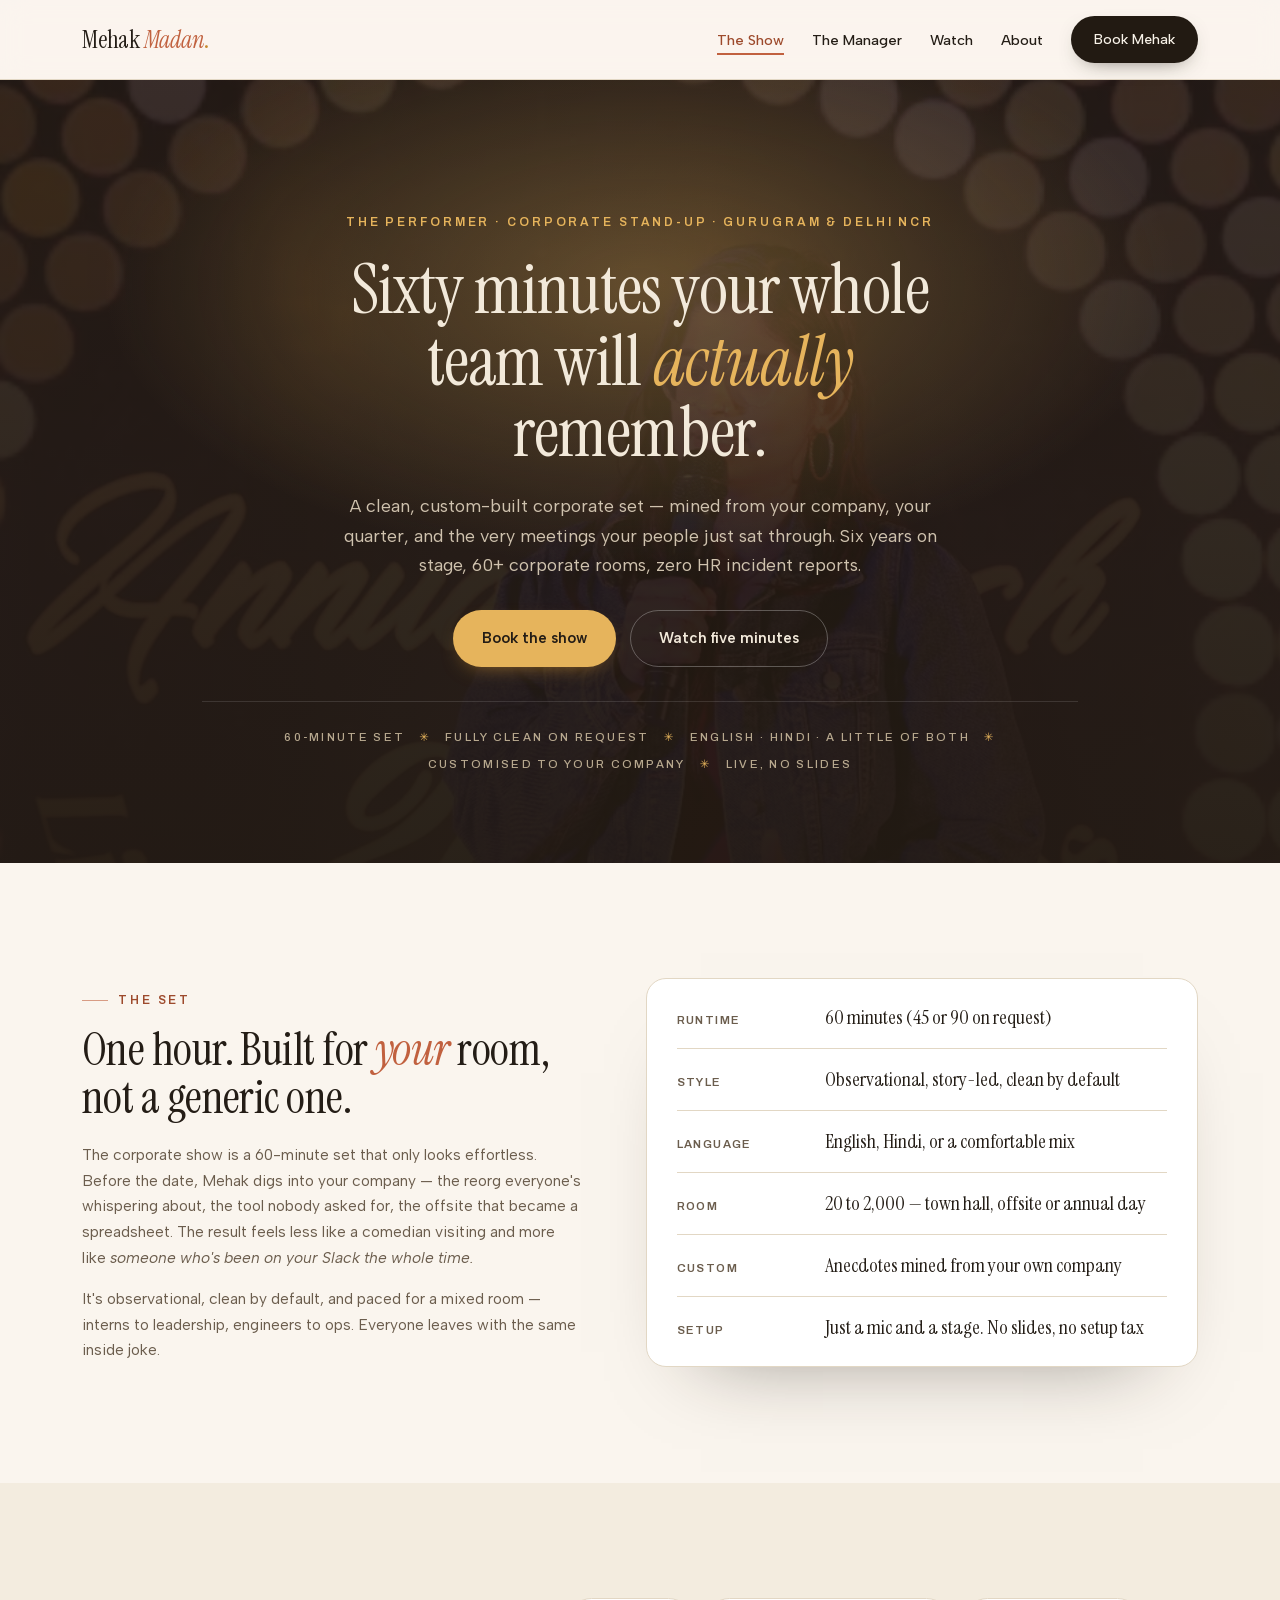
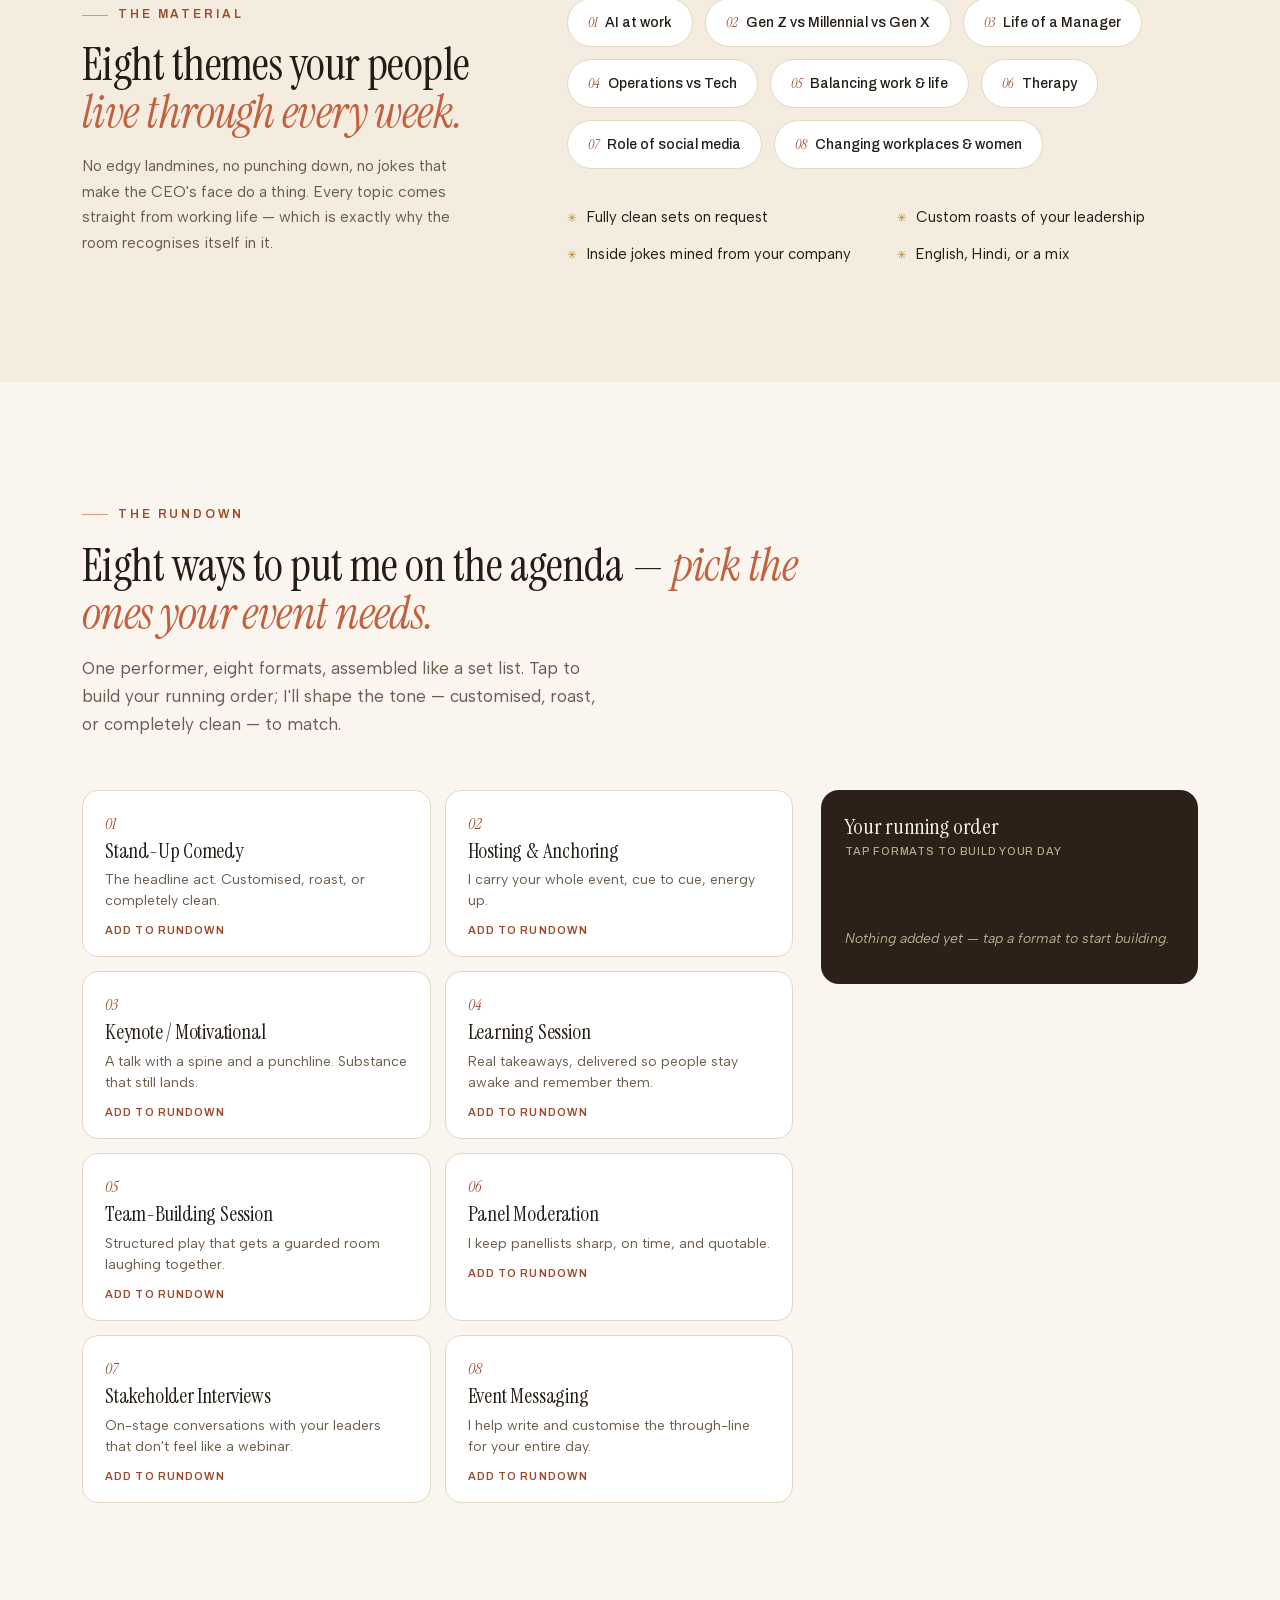
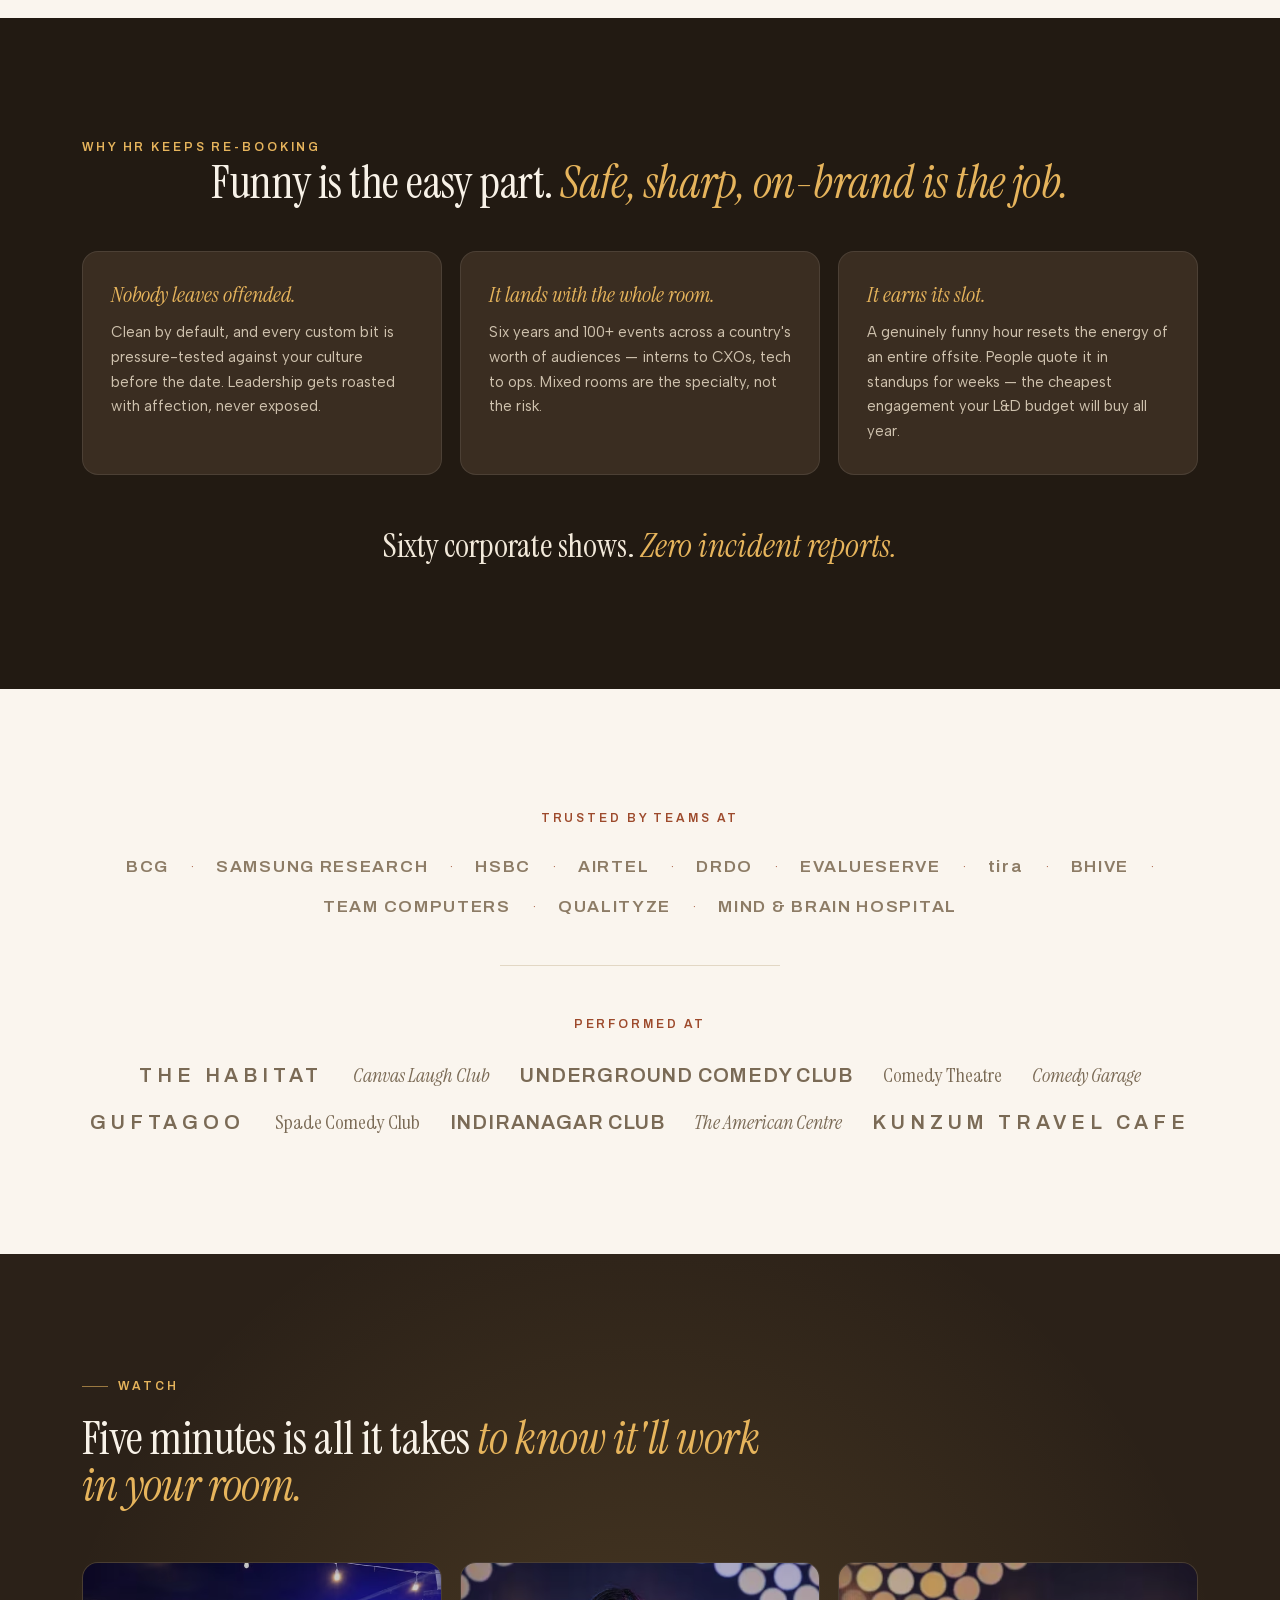
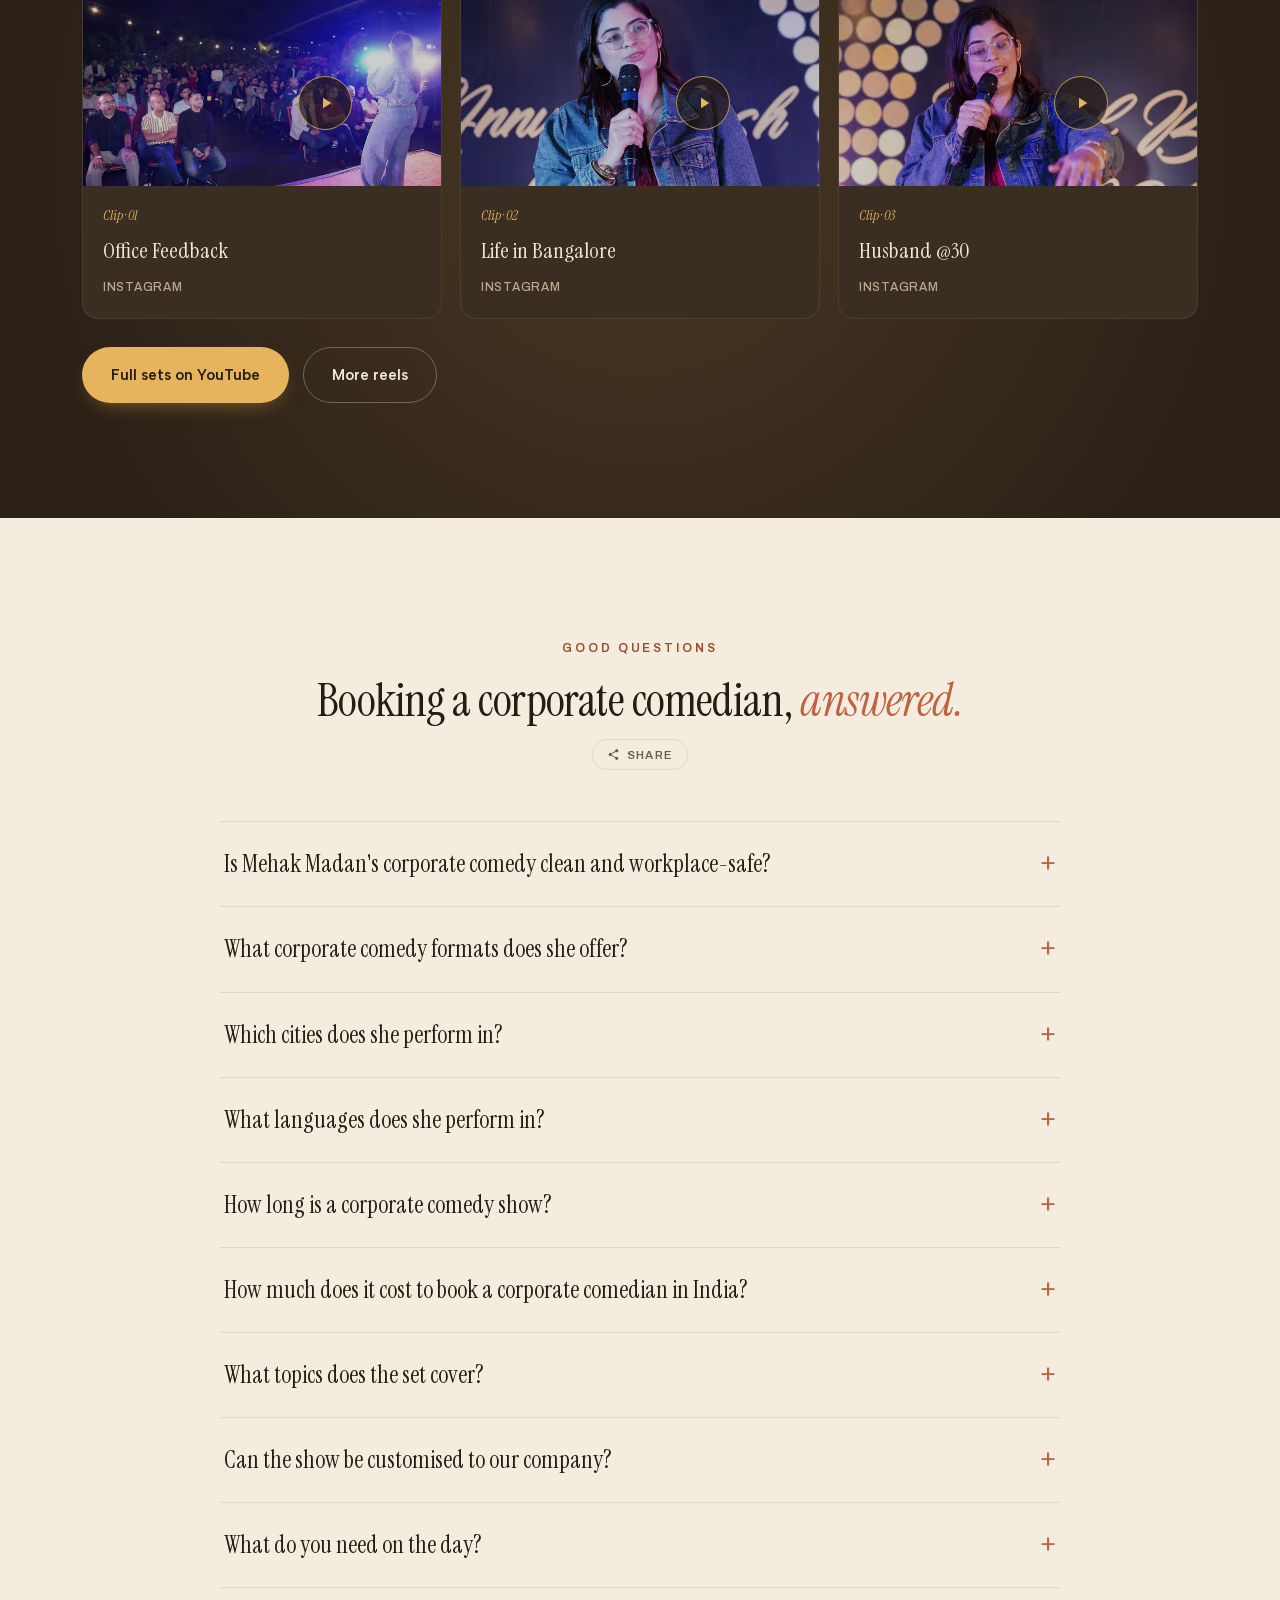
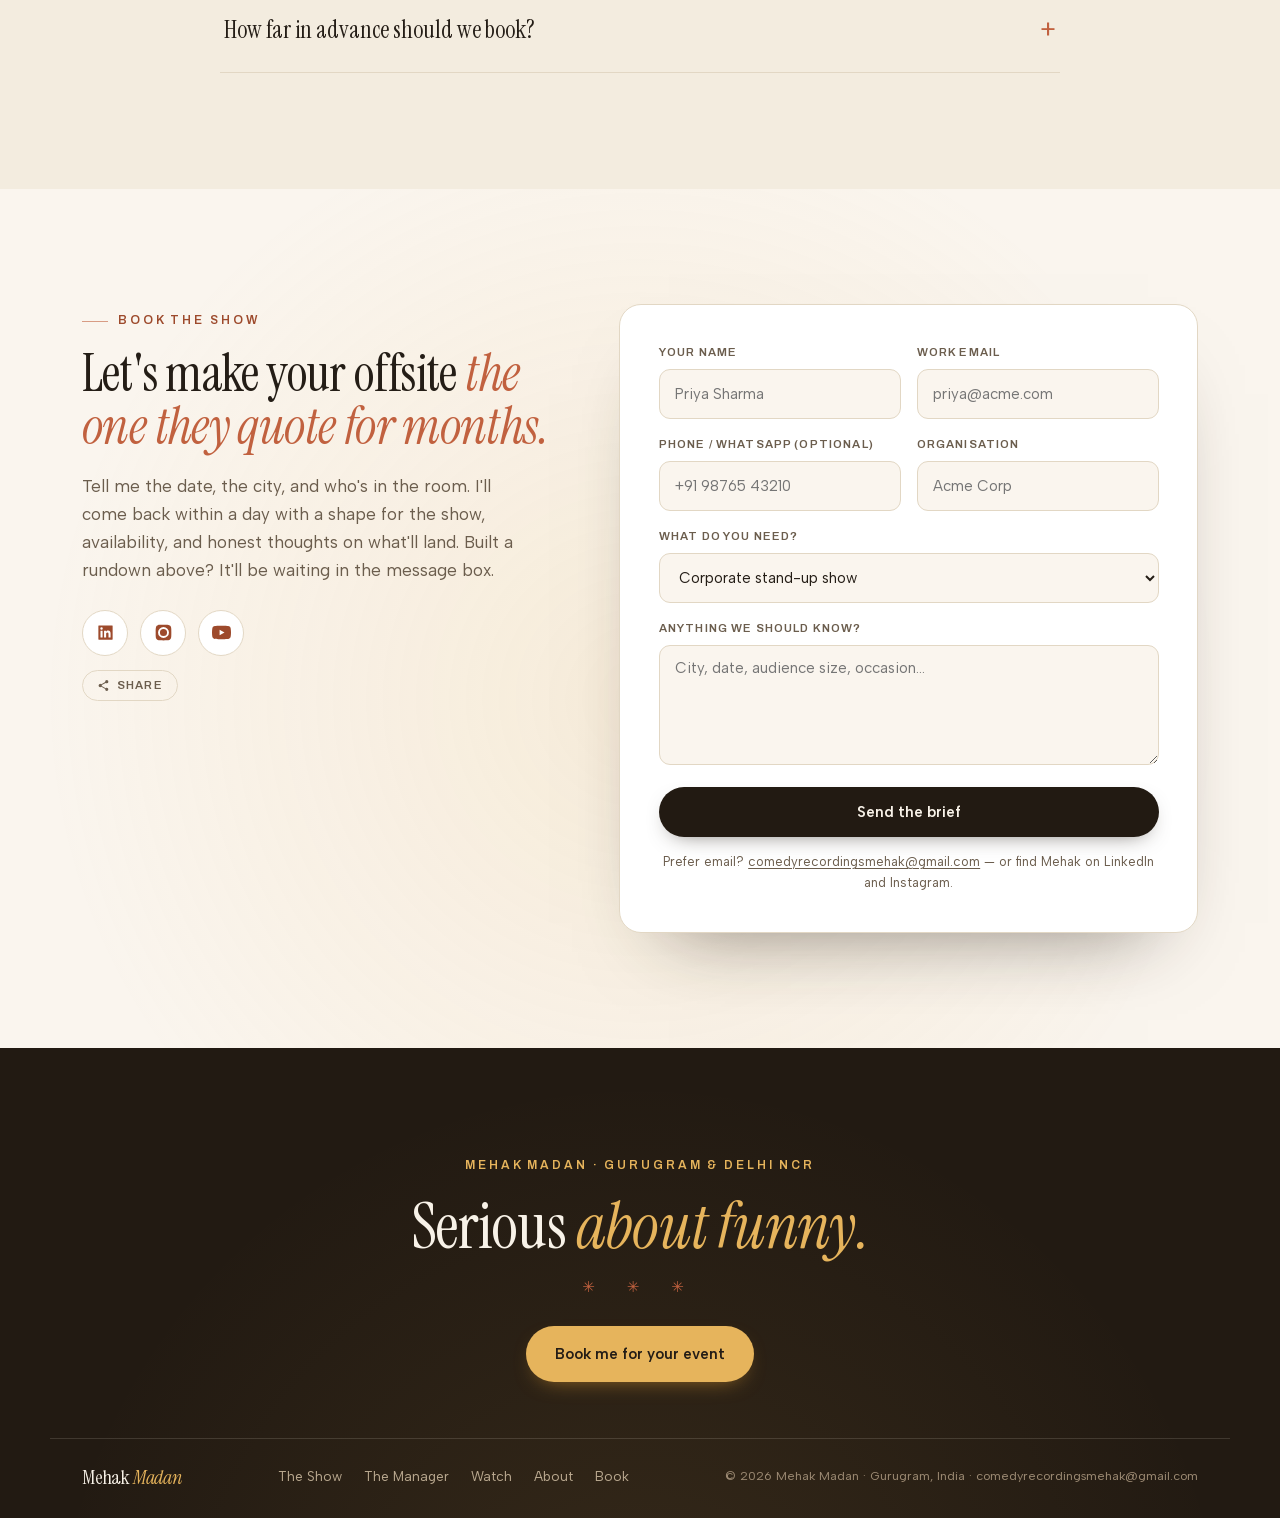
<file: comedy.html>
<!DOCTYPE html>
<html lang="en-IN">
<head>
<meta charset="utf-8"/>
<meta name="viewport" content="width=device-width, initial-scale=1.0"/>
<title>Corporate Stand-Up Comedian in Gurugram &amp; Delhi NCR — Book the Show | Mehak Madan</title>
<meta name="description" content="Mehak Madan's corporate stand-up show: a clean, custom-built 60-minute set mined from your company. Eight tested workplace themes, eight event formats, 60+ corporate rooms, zero HR incidents."/>
<meta name="theme-color" content="#221a12"/>
<link rel="icon" href="data:image/svg+xml,%3Csvg xmlns='http://www.w3.org/2000/svg' viewBox='0 0 32 32'%3E%3Crect width='32' height='32' rx='7' fill='%232b2118'/%3E%3Ctext x='16' y='23' font-family='Georgia,serif' font-size='20' font-style='italic' text-anchor='middle' fill='%23e6b45c'%3EM%3C/text%3E%3C/svg%3E"/>
<link rel="canonical" href="https://mehakmadan.in/comedy.html"/>
<meta property="og:type" content="website"/>
<meta property="og:site_name" content="Mehak Madan"/>
<meta property="og:url" content="https://mehakmadan.in/comedy.html"/>
<meta property="og:title" content="Corporate Stand-Up Comedian in Gurugram &amp; Delhi NCR — Book the Show | Mehak Madan"/>
<meta property="og:description" content="A clean, custom-built 60-minute corporate set mined from your company. Eight workplace themes, eight event formats, 60+ corporate rooms, zero HR incidents."/>
<meta property="og:image" content="https://mehakmadan.in/assets/lib/p10.jpg"/>
<meta name="twitter:card" content="summary_large_image"/>
<meta name="twitter:image" content="https://mehakmadan.in/assets/lib/p10.jpg"/>
<link rel="preload" href="assets/fonts/instrument-serif-normal-latin.woff2" as="font" type="font/woff2" crossorigin/>
<link rel="preload" href="assets/fonts/albert-sans-normal-latin.woff2" as="font" type="font/woff2" crossorigin/>
<link rel="stylesheet" href="assets/site.css?v=16c511bc"/>
<script type="application/ld+json">
{"@context":"https://schema.org","@type":"BreadcrumbList","itemListElement":[{"@type":"ListItem","position":1,"name":"Home","item":"https://mehakmadan.in/"},{"@type":"ListItem","position":2,"name":"The Show","item":"https://mehakmadan.in/comedy.html"}]}
</script>
<script type="application/ld+json">
{"@context":"https://schema.org","@type":"Service","@id":"https://mehakmadan.in/comedy.html#service","serviceType":"Corporate stand-up comedy & event hosting","name":"Corporate Stand-Up Comedy Show","url":"https://mehakmadan.in/comedy.html","provider":{"@type":"Person","@id":"https://mehakmadan.in/#mehak","name":"Mehak Madan"},"areaServed":[{"@type":"City","name":"Gurugram"},{"@type":"City","name":"Delhi"},{"@type":"City","name":"Noida"},{"@type":"City","name":"Bengaluru"},{"@type":"Country","name":"India"}],"hasOfferCatalog":{"@type":"OfferCatalog","name":"Event formats","itemListElement":[{"@type":"Offer","itemOffered":{"@type":"Service","name":"Stand-up comedy"}},{"@type":"Offer","itemOffered":{"@type":"Service","name":"Hosting & anchoring"}},{"@type":"Offer","itemOffered":{"@type":"Service","name":"Keynote / motivational"}},{"@type":"Offer","itemOffered":{"@type":"Service","name":"Learning session"}},{"@type":"Offer","itemOffered":{"@type":"Service","name":"Team-building session"}},{"@type":"Offer","itemOffered":{"@type":"Service","name":"Panel moderation"}},{"@type":"Offer","itemOffered":{"@type":"Service","name":"Stakeholder interviews"}},{"@type":"Offer","itemOffered":{"@type":"Service","name":"Event messaging"}}]}}
</script>
</head>
<body>
<a class="skip" href="#the-show">Skip to content</a>

<header class="site">
  <div class="nav">
    <a class="brand" href="index.html">Mehak <em>Madan</em><span class="dot">.</span></a>
    <button class="nav-toggle" aria-label="Menu" aria-expanded="false">
      <svg viewBox="0 0 24 24" fill="none" stroke="currentColor" stroke-width="1.8"><path d="M3 6h18M3 12h18M3 18h18"/></svg>
    </button>
    <ul class="nav-links">
      <li><a href="comedy.html" class="active">The Show</a></li>
      <li><a href="lifestyle.html">The Manager</a></li>
      <li><a href="watch.html">Watch</a></li>
      <li><a href="about.html">About</a></li>
      <li><a class="btn btn-dark" href="#book">Book Mehak</a></li>
    </ul>
  </div>
</header>

<!-- HERO (dark) -->
<section class="page-hero dark" aria-label="The corporate show">
  <div class="hero-bg" aria-hidden="true"><picture><source type="image/avif" srcset="assets/lib/p10-sm.avif 800w, assets/lib/p10.avif 933w" sizes="100vw"/><source type="image/webp" srcset="assets/lib/p10-sm.webp 800w, assets/lib/p10.webp 933w" sizes="100vw"/><img fetchpriority="high" src="assets/lib/p10.jpg" alt=""/></picture></div>
  <div class="wrap">
    <span class="kicker center">The Performer · Corporate Stand-up · Gurugram &amp; Delhi NCR</span>
    <h1>Sixty minutes your whole team will <em>actually</em> remember.</h1>
    <p class="lede">A clean, custom-built corporate set — mined from your company, your quarter, and the very meetings your people just sat through. Six years on stage, 60+ corporate rooms, zero HR incident reports.</p>
    <div class="cta-row">
      <a class="btn btn-gold" href="#book">Book the show</a>
      <a class="btn btn-ghost" href="watch.html">Watch five minutes</a>
    </div>
    <div class="playbill">
      <span>60-minute set</span><span class="st">✳</span>
      <span>Fully clean on request</span><span class="st">✳</span>
      <span>English · Hindi · a little of both</span><span class="st">✳</span>
      <span>Customised to your company</span><span class="st">✳</span>
      <span>Live, no slides</span>
    </div>
  </div>
</section>

<!-- THE SHOW + RIDER -->
<section class="section" id="the-show" aria-label="What the show is">
  <div class="wrap cols-set">
    <div class="reveal">
      <span class="kicker">The set</span>
      <h2 style="font-size:var(--fs-h2);margin:16px 0 20px">One hour. Built for <em class="serif-em">your</em> room, not a generic one.</h2>
      <p style="color:var(--ink-soft);margin-bottom:16px">The corporate show is a 60-minute set that only looks effortless. Before the date, Mehak digs into your company — the reorg everyone's whispering about, the tool nobody asked for, the offsite that became a spreadsheet. The result feels less like a comedian visiting and more like <em>someone who's been on your Slack the whole time.</em></p>
      <p style="color:var(--ink-soft)">It's observational, clean by default, and paced for a mixed room — interns to leadership, engineers to ops. Everyone leaves with the same inside joke.</p>
    </div>
    <div class="rider reveal" data-d="1">
      <dl style="margin:0">
        <div class="rider-row"><dt>Runtime</dt><dd>60 minutes (45 or 90 on request)</dd></div>
        <div class="rider-row"><dt>Style</dt><dd>Observational, story-led, clean by default</dd></div>
        <div class="rider-row"><dt>Language</dt><dd>English, Hindi, or a comfortable mix</dd></div>
        <div class="rider-row"><dt>Room</dt><dd>20 to 2,000 — town hall, offsite or annual day</dd></div>
        <div class="rider-row"><dt>Custom</dt><dd>Anecdotes mined from your own company</dd></div>
        <div class="rider-row"><dt>Setup</dt><dd>Just a mic and a stage. No slides, no setup tax</dd></div>
      </dl>
    </div>
  </div>
</section>

<!-- THE MATERIAL -->
<section class="section" style="background:var(--bg-soft)" aria-label="The material">
  <div class="wrap cols-topics">
    <div class="reveal">
      <span class="kicker">The material</span>
      <h2 style="font-size:var(--fs-h2);margin:16px 0 16px">Eight themes your people <em class="serif-em">live through every week.</em></h2>
      <p style="color:var(--ink-soft);max-width:42ch">No edgy landmines, no punching down, no jokes that make the CEO's face do a thing. Every topic comes straight from working life — which is exactly why the room recognises itself in it.</p>
    </div>
    <div class="reveal" data-d="1">
      <div class="chip-wrap">
        <span class="chip"><b>01</b>AI at work</span>
        <span class="chip"><b>02</b>Gen Z vs Millennial vs Gen X</span>
        <span class="chip"><b>03</b>Life of a Manager</span>
        <span class="chip"><b>04</b>Operations vs Tech</span>
        <span class="chip"><b>05</b>Balancing work &amp; life</span>
        <span class="chip"><b>06</b>Therapy</span>
        <span class="chip"><b>07</b>Role of social media</span>
        <span class="chip"><b>08</b>Changing workplaces &amp; women</span>
      </div>
      <div class="value-list">
        <div>Fully clean sets on request</div>
        <div>Custom roasts of your leadership</div>
        <div>Inside jokes mined from your company</div>
        <div>English, Hindi, or a mix</div>
      </div>
    </div>
  </div>
</section>

<!-- THE RUNDOWN (differentiator) -->
<section class="section rundown" data-rundown aria-label="Build your running order">
  <div class="wrap">
    <div class="section-head reveal">
      <span class="kicker">The rundown</span>
      <h2>Eight ways to put me on the agenda — <em class="serif-em">pick the ones your event needs.</em></h2>
      <p>One performer, eight formats, assembled like a set list. Tap to build your running order; I'll shape the tone — customised, roast, or completely clean — to match.</p>
    </div>
    <div class="rundown-grid">
      <div class="format-grid reveal">
        <span class="format-glow" aria-hidden="true"></span>
        <button class="format-card" data-title="Stand-Up Comedy" aria-pressed="false"><span class="n">01</span><span class="fc-title">Stand-Up Comedy</span><p>The headline act. Customised, roast, or completely clean.</p><span class="add">Add to rundown</span></button>
        <button class="format-card" data-title="Hosting &amp; Anchoring" aria-pressed="false"><span class="n">02</span><span class="fc-title">Hosting &amp; Anchoring</span><p>I carry your whole event, cue to cue, energy up.</p><span class="add">Add to rundown</span></button>
        <button class="format-card" data-title="Keynote / Motivational" aria-pressed="false"><span class="n">03</span><span class="fc-title">Keynote / Motivational</span><p>A talk with a spine and a punchline. Substance that still lands.</p><span class="add">Add to rundown</span></button>
        <button class="format-card" data-title="Learning Session" aria-pressed="false"><span class="n">04</span><span class="fc-title">Learning Session</span><p>Real takeaways, delivered so people stay awake and remember them.</p><span class="add">Add to rundown</span></button>
        <button class="format-card" data-title="Team-Building Session" aria-pressed="false"><span class="n">05</span><span class="fc-title">Team-Building Session</span><p>Structured play that gets a guarded room laughing together.</p><span class="add">Add to rundown</span></button>
        <button class="format-card" data-title="Panel Moderation" aria-pressed="false"><span class="n">06</span><span class="fc-title">Panel Moderation</span><p>I keep panellists sharp, on time, and quotable.</p><span class="add">Add to rundown</span></button>
        <button class="format-card" data-title="Stakeholder Interviews" aria-pressed="false"><span class="n">07</span><span class="fc-title">Stakeholder Interviews</span><p>On-stage conversations with your leaders that don't feel like a webinar.</p><span class="add">Add to rundown</span></button>
        <button class="format-card" data-title="Event Messaging" aria-pressed="false"><span class="n">08</span><span class="fc-title">Event Messaging</span><p>I help write and customise the through-line for your entire day.</p><span class="add">Add to rundown</span></button>
      </div>
      <aside class="rail reveal" data-d="1">
        <h3>Your running order</h3>
        <p class="rail-sub">Tap formats to build your day</p>
        <ol data-rail></ol>
        <p class="empty" data-rail-empty>Nothing added yet — tap a format to start building.</p>
        <a class="btn btn-gold" data-rail-btn href="#book" style="display:none">Send this rundown</a>
      </aside>
    </div>
  </div>
</section>

<!-- WHY IT WORKS -->
<section class="section why" aria-label="Why it works">
  <div class="wrap">
    <span class="kicker center">Why HR keeps re-booking</span>
    <h2 style="font-size:var(--fs-h2)">Funny is the easy part. <em>Safe, sharp, on-brand is the job.</em></h2>
    <div class="why-grid">
      <div class="why-card reveal"><p class="lead">Nobody leaves offended.</p><p>Clean by default, and every custom bit is pressure-tested against your culture before the date. Leadership gets roasted with affection, never exposed.</p></div>
      <div class="why-card reveal" data-d="1"><p class="lead">It lands with the whole room.</p><p>Six years and 100+ events across a country's worth of audiences — interns to CXOs, tech to ops. Mixed rooms are the specialty, not the risk.</p></div>
      <div class="why-card reveal" data-d="2"><p class="lead">It earns its slot.</p><p>A genuinely funny hour resets the energy of an entire offsite. People quote it in standups for weeks — the cheapest engagement your L&amp;D budget will buy all year.</p></div>
    </div>
    <p class="close-line reveal">Sixty corporate shows. <em>Zero incident reports.</em></p>
  </div>
</section>

<!-- PROOF -->
<section class="section" aria-label="Clients and venues">
  <div class="wrap" style="text-align:center">
    <span class="kicker center" style="margin-bottom:24px">Trusted by teams at</span>
    <div class="wordmarks reveal">
      <span class="mk">BCG</span><span class="sep">·</span><span class="mk">Samsung Research</span><span class="sep">·</span>
      <span class="mk">HSBC</span><span class="sep">·</span><span class="mk">Airtel</span><span class="sep">·</span>
      <span class="mk">DRDO</span><span class="sep">·</span><span class="mk">Evalueserve</span><span class="sep">·</span>
      <span class="mk" style="text-transform:lowercase">tira</span><span class="sep">·</span><span class="mk">BHIVE</span><span class="sep">·</span>
      <span class="mk">Team Computers</span><span class="sep">·</span><span class="mk">Qualityze</span><span class="sep">·</span>
      <span class="mk">Mind &amp; Brain Hospital</span>
    </div>
    <div style="max-width:280px;margin:44px auto;height:1px;background:var(--line)"></div>
    <span class="kicker center" style="margin-bottom:24px">Performed at</span>
    <div class="venue-marks reveal" style="justify-content:center">
      <span class="vm-a">The Habitat</span><span class="vm-b">Canvas Laugh Club</span>
      <span class="vm-c">Underground Comedy Club</span><span class="vm-d">Comedy Theatre</span>
      <span class="vm-b">Comedy Garage</span><span class="vm-a">Guftagoo</span>
      <span class="vm-d">Spade Comedy Club</span><span class="vm-c">Indiranagar Club</span>
      <span class="vm-b">The American Centre</span><span class="vm-a">Kunzum Travel Cafe</span>
    </div>
  </div>
</section>

<!-- WATCH -->
<section class="section watch" aria-label="Watch">
  <div class="spot-field" aria-hidden="true"></div>
  <div class="wrap" style="position:relative;z-index:1">
    <div class="section-head reveal"><span class="kicker">Watch</span>
      <h2>Five minutes is all it takes <em>to know it'll work in your room.</em></h2></div>
    <div class="watch-grid">
      <a class="wcard reveal" href="https://www.instagram.com/reel/CsT6_3-MEb8/" target="_blank" rel="noopener">
        <span class="wthumb"><picture><source type="image/avif" srcset="assets/lib/p16-t640.avif 640w, assets/lib/p16-t960.avif 960w" sizes="(max-width:900px) calc(100vw - 64px), (max-width:1180px) 31vw, 360px"/><source type="image/webp" srcset="assets/lib/p16-t640.webp 640w, assets/lib/p16-t960.webp 960w" sizes="(max-width:900px) calc(100vw - 64px), (max-width:1180px) 31vw, 360px"/><img loading="lazy" decoding="async" src="assets/lib/p16.jpg" alt="Office feedback clip"/></picture><span class="wplay" style="position:absolute;width:54px;height:54px;left:50%;top:50%;transform:translate(-50%,-50%);box-shadow:none"><svg viewBox="0 0 24 24"><path d="M8 5v14l11-7z"/></svg></span></span>
        <span class="wmeta"><span class="num">Clip · 01</span><b>Office Feedback</b><span class="plat">Instagram</span></span></a>
      <a class="wcard reveal" data-d="1" href="https://www.instagram.com/reel/Cn8inrtD0AK/" target="_blank" rel="noopener">
        <span class="wthumb"><picture><source type="image/avif" srcset="assets/lib/p05-t640.avif 640w, assets/lib/p05-t960.avif 960w" sizes="(max-width:900px) calc(100vw - 64px), (max-width:1180px) 31vw, 360px"/><source type="image/webp" srcset="assets/lib/p05-t640.webp 640w, assets/lib/p05-t960.webp 960w" sizes="(max-width:900px) calc(100vw - 64px), (max-width:1180px) 31vw, 360px"/><img loading="lazy" decoding="async" src="assets/lib/p05.jpg" alt="Life in Bangalore clip"/></picture><span class="wplay" style="position:absolute;width:54px;height:54px;left:50%;top:50%;transform:translate(-50%,-50%);box-shadow:none"><svg viewBox="0 0 24 24"><path d="M8 5v14l11-7z"/></svg></span></span>
        <span class="wmeta"><span class="num">Clip · 02</span><b>Life in Bangalore</b><span class="plat">Instagram</span></span></a>
      <a class="wcard reveal" data-d="2" href="https://www.instagram.com/reel/C60TtYGSYIJ/" target="_blank" rel="noopener">
        <span class="wthumb"><picture><source type="image/avif" srcset="assets/lib/p34-t640.avif 640w, assets/lib/p34-t960.avif 960w" sizes="(max-width:900px) calc(100vw - 64px), (max-width:1180px) 31vw, 360px"/><source type="image/webp" srcset="assets/lib/p34-t640.webp 640w, assets/lib/p34-t960.webp 960w" sizes="(max-width:900px) calc(100vw - 64px), (max-width:1180px) 31vw, 360px"/><img loading="lazy" decoding="async" src="assets/lib/p34.jpg" alt="Husband at 30 clip"/></picture><span class="wplay" style="position:absolute;width:54px;height:54px;left:50%;top:50%;transform:translate(-50%,-50%);box-shadow:none"><svg viewBox="0 0 24 24"><path d="M8 5v14l11-7z"/></svg></span></span>
        <span class="wmeta"><span class="num">Clip · 03</span><b>Husband @30</b><span class="plat">Instagram</span></span></a>
    </div>
    <div style="margin-top:28px;display:flex;gap:14px;flex-wrap:wrap">
      <a class="btn btn-gold" href="https://www.youtube.com/@mehakmadan" target="_blank" rel="noopener">Full sets on YouTube</a>
      <a class="btn btn-ghost" href="watch.html">More reels</a>
    </div>
  </div>
</section>

<!-- FAQ -->
<section class="section" style="background:var(--bg-soft)" id="faq" aria-label="Frequently asked questions">
  <div class="wrap">
    <div class="section-head center reveal"><span class="kicker center">Good questions</span>
      <h2>Booking a corporate comedian, <em class="serif-em">answered.</em></h2></div>
    <div class="faq reveal">
      <details class="faq-item"><summary>Is Mehak Madan's corporate comedy clean and workplace-safe?</summary>
        <div class="a"><p>Yes. Every set is clean by default and custom-written for your company, then pressure-tested against your culture before the date. Across 60+ corporate shows the material stays sharp without the HR headaches.</p></div></details>
      <details class="faq-item"><summary>What corporate comedy formats does she offer?</summary>
        <div class="a"><p>One performer, eight formats: stand-up comedy (clean, custom, or a gentle roast), hosting and anchoring, keynotes, learning and team-building sessions, panel moderation, on-stage stakeholder interviews, and full event messaging.</p></div></details>
      <details class="faq-item"><summary>Which cities does she perform in?</summary>
        <div class="a"><p>Mehak is based in Gurugram and works right across Delhi NCR — Gurugram, Delhi and Noida — and performs nationwide, including Bengaluru, where she spent six years on the circuit. Town halls, offsites, annual days and conferences.</p></div></details>
      <details class="faq-item"><summary>What languages does she perform in?</summary>
        <div class="a"><p>English, Hindi, or a comfortable mix — matched to your room.</p></div></details>
      <details class="faq-item"><summary>How long is a corporate comedy show?</summary>
        <div class="a"><p>A 60-minute set by default, with 45 or 90 minutes available on request.</p></div></details>
      <details class="faq-item"><summary>How much does it cost to book a corporate comedian in India?</summary>
        <div class="a"><p>It depends on the format, city, date and audience size — a 60-minute set is priced differently from full-day hosting. Share your event in the booking form and you'll get a clear quote within two working days.</p></div></details>
      <details class="faq-item"><summary>What topics does the set cover?</summary>
        <div class="a"><p>Modern working life: AI at work, generational differences (Gen Z vs Millennial vs Gen X), the life of a manager, operations vs tech, work-life balance, therapy, social media, and changing workplaces and the role of women — all customisable to your company.</p></div></details>
      <details class="faq-item"><summary>Can the show be customised to our company?</summary>
        <div class="a"><p>Yes — that's the point. The anecdotes are mined from your company, your quarter and the meetings your people just sat through, so it feels less like a comedian visiting and more like someone who's been on your Slack the whole time.</p></div></details>
      <details class="faq-item"><summary>What do you need on the day?</summary>
        <div class="a"><p>Just a mic and a stage. No slides, no setup tax. The show works for rooms from 20 to 2,000.</p></div></details>
      <details class="faq-item"><summary>How far in advance should we book?</summary>
        <div class="a"><p>Earlier is better for date availability, but reach out anytime — you'll hear back within a day with availability and ideas for the show.</p></div></details>
    </div>
  </div>
</section>
<script type="application/ld+json">
{"@context":"https://schema.org","@type":"FAQPage","mainEntity":[
{"@type":"Question","name":"Is Mehak Madan's corporate comedy clean and workplace-safe?","acceptedAnswer":{"@type":"Answer","text":"Yes. Every set is clean by default and custom-written for your company, then pressure-tested against your culture before the date. Across 60+ corporate shows the material stays sharp without the HR headaches."}},
{"@type":"Question","name":"What corporate comedy formats does she offer?","acceptedAnswer":{"@type":"Answer","text":"One performer, eight formats: stand-up comedy (clean, custom, or a gentle roast), hosting and anchoring, keynotes, learning and team-building sessions, panel moderation, on-stage stakeholder interviews, and full event messaging."}},
{"@type":"Question","name":"Which cities does she perform in?","acceptedAnswer":{"@type":"Answer","text":"Mehak is based in Gurugram and works right across Delhi NCR — Gurugram, Delhi and Noida — and performs nationwide, including Bengaluru, where she spent six years on the circuit. Town halls, offsites, annual days and conferences."}},
{"@type":"Question","name":"What languages does she perform in?","acceptedAnswer":{"@type":"Answer","text":"English, Hindi, or a comfortable mix — matched to your room."}},
{"@type":"Question","name":"How long is a corporate comedy show?","acceptedAnswer":{"@type":"Answer","text":"A 60-minute set by default, with 45 or 90 minutes available on request."}},
{"@type":"Question","name":"How much does it cost to book a corporate comedian in India?","acceptedAnswer":{"@type":"Answer","text":"It depends on the format, city, date and audience size — a 60-minute set is priced differently from full-day hosting. Share your event in the booking form and you'll get a clear quote within two working days."}},
{"@type":"Question","name":"What topics does the set cover?","acceptedAnswer":{"@type":"Answer","text":"Modern working life: AI at work, generational differences (Gen Z vs Millennial vs Gen X), the life of a manager, operations vs tech, work-life balance, therapy, social media, and changing workplaces and the role of women — all customisable to your company."}},
{"@type":"Question","name":"Can the show be customised to our company?","acceptedAnswer":{"@type":"Answer","text":"Yes — that's the point. The anecdotes are mined from your company, your quarter and the meetings your people just sat through, so it feels less like a comedian visiting and more like someone who's been on your Slack the whole time."}},
{"@type":"Question","name":"What do you need on the day?","acceptedAnswer":{"@type":"Answer","text":"Just a mic and a stage. No slides, no setup tax. The show works for rooms from 20 to 2,000."}},
{"@type":"Question","name":"How far in advance should we book?","acceptedAnswer":{"@type":"Answer","text":"Earlier is better for date availability, but reach out anytime — you'll hear back within a day with availability and ideas for the show."}}
]}
</script>

<!-- BOOKING -->
<section class="section booking" id="book" aria-label="Book the show">
  <div class="spot-field" aria-hidden="true"></div>
  <div class="wrap booking-grid">
    <div class="reveal">
      <span class="kicker">Book the show</span>
      <h2>Let's make your offsite <em>the one they quote for months.</em></h2>
      <p class="lead">Tell me the date, the city, and who's in the room. I'll come back within a day with a shape for the show, availability, and honest thoughts on what'll land. Built a rundown above? It'll be waiting in the message box.</p>
      <div class="social">
        <a aria-label="LinkedIn" href="https://www.linkedin.com/in/mehak-madan-7837a057/" target="_blank" rel="noopener"><svg viewBox="0 0 24 24"><path d="M20.4 3H3.6A.6.6 0 0 0 3 3.6v16.8a.6.6 0 0 0 .6.6h16.8a.6.6 0 0 0 .6-.6V3.6a.6.6 0 0 0-.6-.6zM8.3 18.4H5.7V9.7h2.6v8.7zM7 8.6a1.55 1.55 0 1 1 0-3.1 1.55 1.55 0 0 1 0 3.1zm11.4 9.8h-2.6v-4.2c0-1 0-2.3-1.4-2.3s-1.6 1.1-1.6 2.2v4.3h-2.6V9.7h2.5v1.2h.1c.3-.7 1.2-1.4 2.5-1.4 2.6 0 3.1 1.7 3.1 4v4.9z"/></svg></a>
        <a aria-label="Instagram" href="https://www.instagram.com/mehakmadan24" target="_blank" rel="noopener"><svg viewBox="0 0 24 24"><path d="M12 2.2c3.2 0 3.6 0 4.9.1 1.2.1 1.8.2 2.2.4.6.2 1 .5 1.4.9.4.4.7.8.9 1.4.2.4.4 1 .4 2.2.1 1.3.1 1.7.1 4.9s0 3.6-.1 4.9c-.1 1.2-.2 1.8-.4 2.2-.2.6-.5 1-.9 1.4-.4.4-.8.7-1.4.9-.4.2-1 .4-2.2.4-1.3.1-1.7.1-4.9.1s-3.6 0-4.9-.1c-1.2-.1-1.8-.2-2.2-.4-.6-.2-1-.5-1.4-.9-.4-.4-.7-.8-.9-1.4-.2-.4-.4-1-.4-2.2-.1-1.3-.1-1.7-.1-4.9s0-3.6.1-4.9c.1-1.2.2-1.8.4-2.2.2-.6.5-1 .9-1.4.4-.4.8-.7 1.4-.9.4-.2 1-.4 2.2-.4 1.3-.1 1.7-.1 4.9-.1zm0 2.9a6.9 6.9 0 1 0 0 13.8 6.9 6.9 0 0 0 0-13.8zm0 11.4a4.5 4.5 0 1 1 0-9 4.5 4.5 0 0 1 0 9zm7.2-11.7a1.6 1.6 0 1 1-3.2 0 1.6 1.6 0 0 1 3.2 0z"/></svg></a>
        <a aria-label="YouTube" href="https://www.youtube.com/@mehakmadan" target="_blank" rel="noopener"><svg viewBox="0 0 24 24"><path d="M23.5 6.2a3 3 0 0 0-2.1-2.1C19.5 3.5 12 3.5 12 3.5s-7.5 0-9.4.6A3 3 0 0 0 .5 6.2 31.3 31.3 0 0 0 0 12a31.3 31.3 0 0 0 .5 5.8 3 3 0 0 0 2.1 2.1c1.9.6 9.4.6 9.4.6s7.5 0 9.4-.6a3 3 0 0 0 2.1-2.1A31.3 31.3 0 0 0 24 12a31.3 31.3 0 0 0-.5-5.8zM9.6 15.6V8.4L15.8 12l-6.2 3.6z"/></svg></a>
      </div>
    </div>
    <form class="book-form reveal" data-d="1" data-book-form data-success="Thank you — your brief has landed. Mehak will reply within two working days." action="https://formsubmit.co/comedyrecordingsmehak@gmail.com" method="POST">
      <input type="hidden" name="_subject" value="New show enquiry — mehakmadan.in (comedy)"/>
      <input type="hidden" name="_template" value="table"/>
      <input type="hidden" name="_captcha" value="false"/>
      <input type="hidden" name="_next" value="https://mehakmadan.in/thanks.html"/>
      <input type="text" name="_honey" tabindex="-1" autocomplete="off" aria-hidden="true" style="display:none"/>
      <div class="frow">
        <div class="field"><label for="b-name">Your name</label><input id="b-name" name="name" type="text" autocomplete="name" placeholder="Priya Sharma" required/></div>
        <div class="field"><label for="b-email">Work email</label><input id="b-email" name="email" type="email" autocomplete="email" placeholder="priya@acme.com" required/></div>
      </div>
      <div class="frow">
        <div class="field"><label for="b-phone">Phone / WhatsApp (optional)</label><input id="b-phone" name="phone" type="tel" autocomplete="tel" inputmode="tel" placeholder="+91 98765 43210" pattern="[0-9+()\-\s]{8,20}" title="A phone number Mehak can call or WhatsApp — digits, spaces and + only"/></div>
        <div class="field"><label for="b-org">Organisation</label><input id="b-org" name="org" type="text" autocomplete="organization" placeholder="Acme Corp"/></div>
      </div>
      <div class="frow"><div class="field full"><label for="b-type">What do you need?</label>
          <select id="b-type" name="need"><option>Corporate stand-up show</option><option>Hosting / anchoring</option><option>Keynote or learning session</option><option>Panel moderation</option><option>Something custom</option></select>
        </div></div>
      <div class="frow"><div class="field full"><label for="b-msg">Anything we should know?</label><textarea id="b-msg" name="message" placeholder="City, date, audience size, occasion…"></textarea></div></div>
      <button class="btn btn-dark" type="submit">Send the brief</button>
      <p class="form-note">Prefer email? <a href="mailto:comedyrecordingsmehak@gmail.com">comedyrecordingsmehak@gmail.com</a> — or find Mehak on LinkedIn and Instagram.</p>
    </form>
  </div>
</section>

<footer class="site">
  <div class="spot-field" aria-hidden="true"></div>
  <div class="foot-cta">
    <span class="kicker center">Mehak Madan · Gurugram &amp; Delhi NCR</span>
    <h2>Serious <em>about funny.</em></h2>
    <div class="stars" aria-hidden="true">✳ ✳ ✳</div>
    <a class="btn btn-gold" href="#book">Book me for your event</a>
  </div>
  <div class="foot-in">
    <a class="brand" href="index.html" style="color:#f8f2e8">Mehak <em style="color:var(--marigold)">Madan</em></a>
    <nav class="foot-nav" aria-label="Footer">
      <a href="comedy.html">The Show</a><a href="lifestyle.html">The Manager</a>
      <a href="watch.html">Watch</a><a href="about.html">About</a><a href="#book">Book</a>
    </nav>
    <small>© 2026 Mehak Madan · Gurugram, India · <a href="mailto:comedyrecordingsmehak@gmail.com" style="color:inherit">comedyrecordingsmehak@gmail.com</a></small>
  </div>
</footer>

<script src="assets/site.js?v=e93bdd6b"></script>
</body>
</html>
</file>
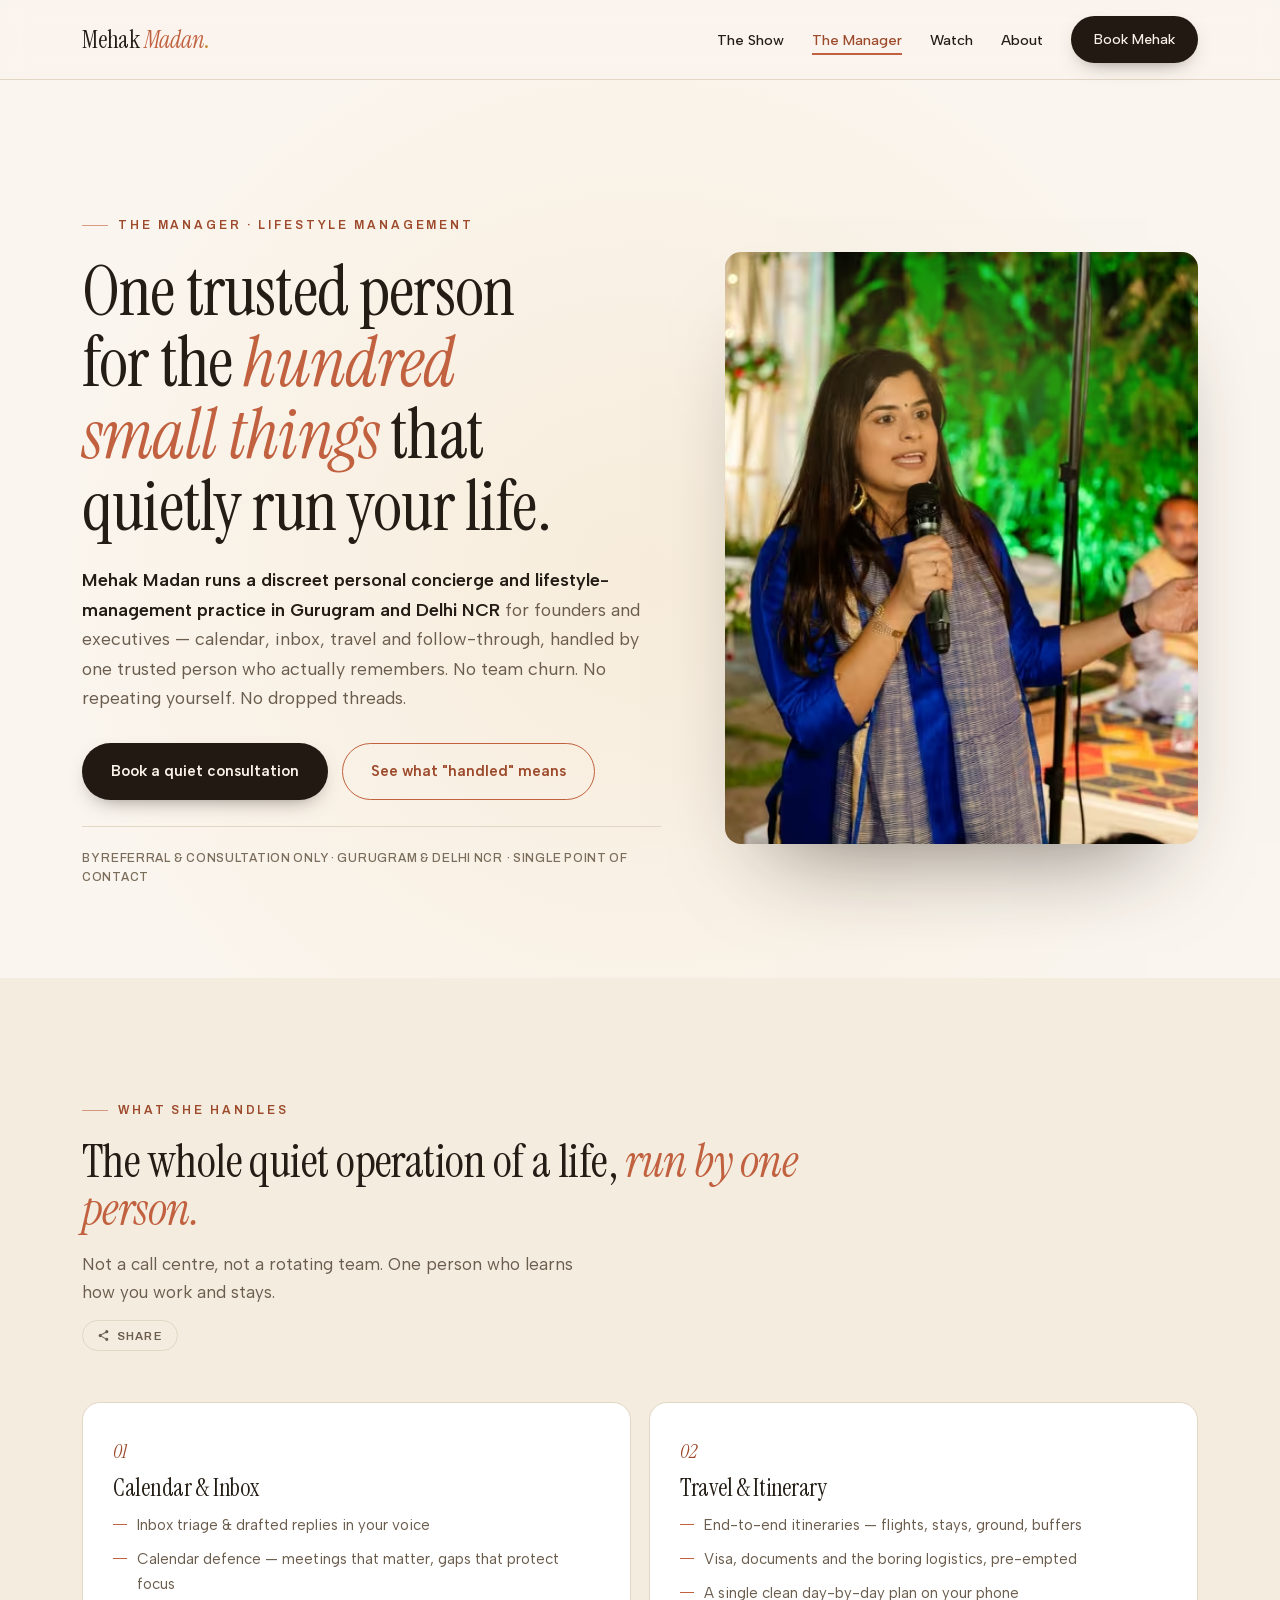
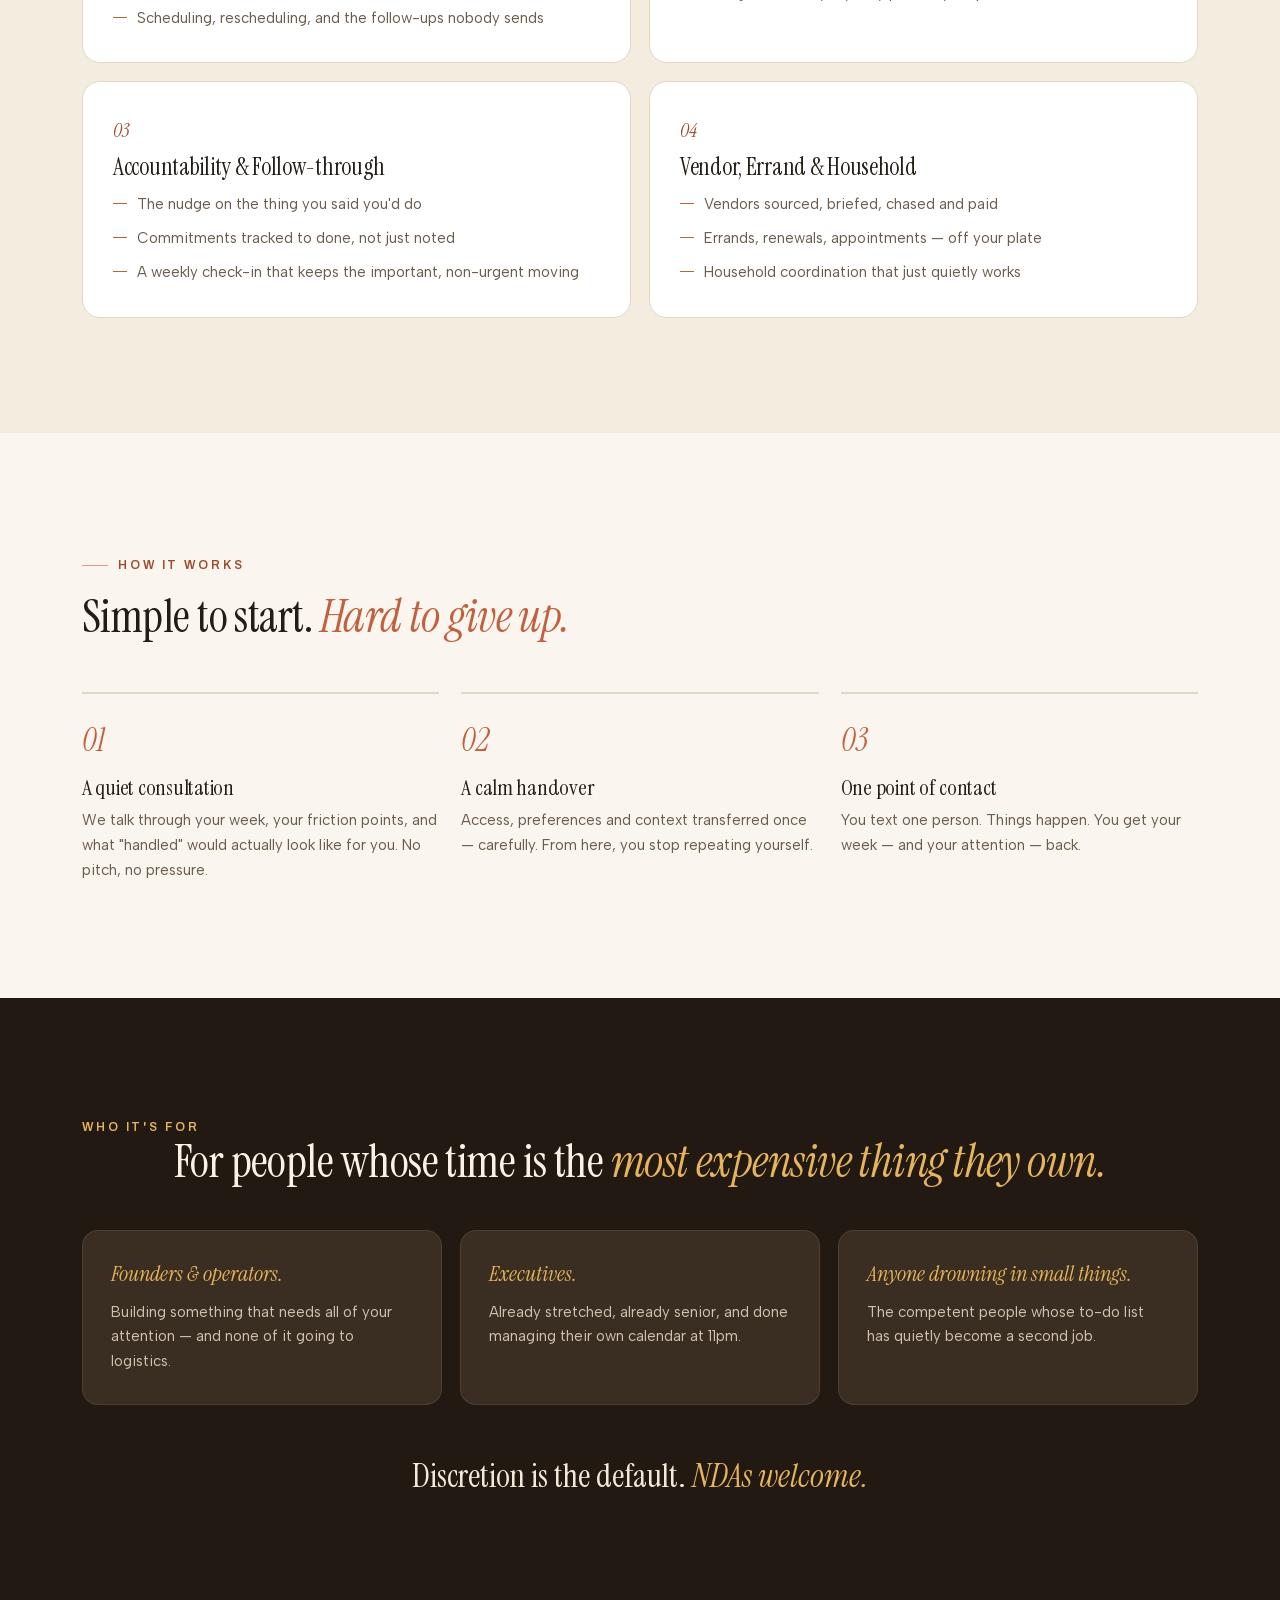
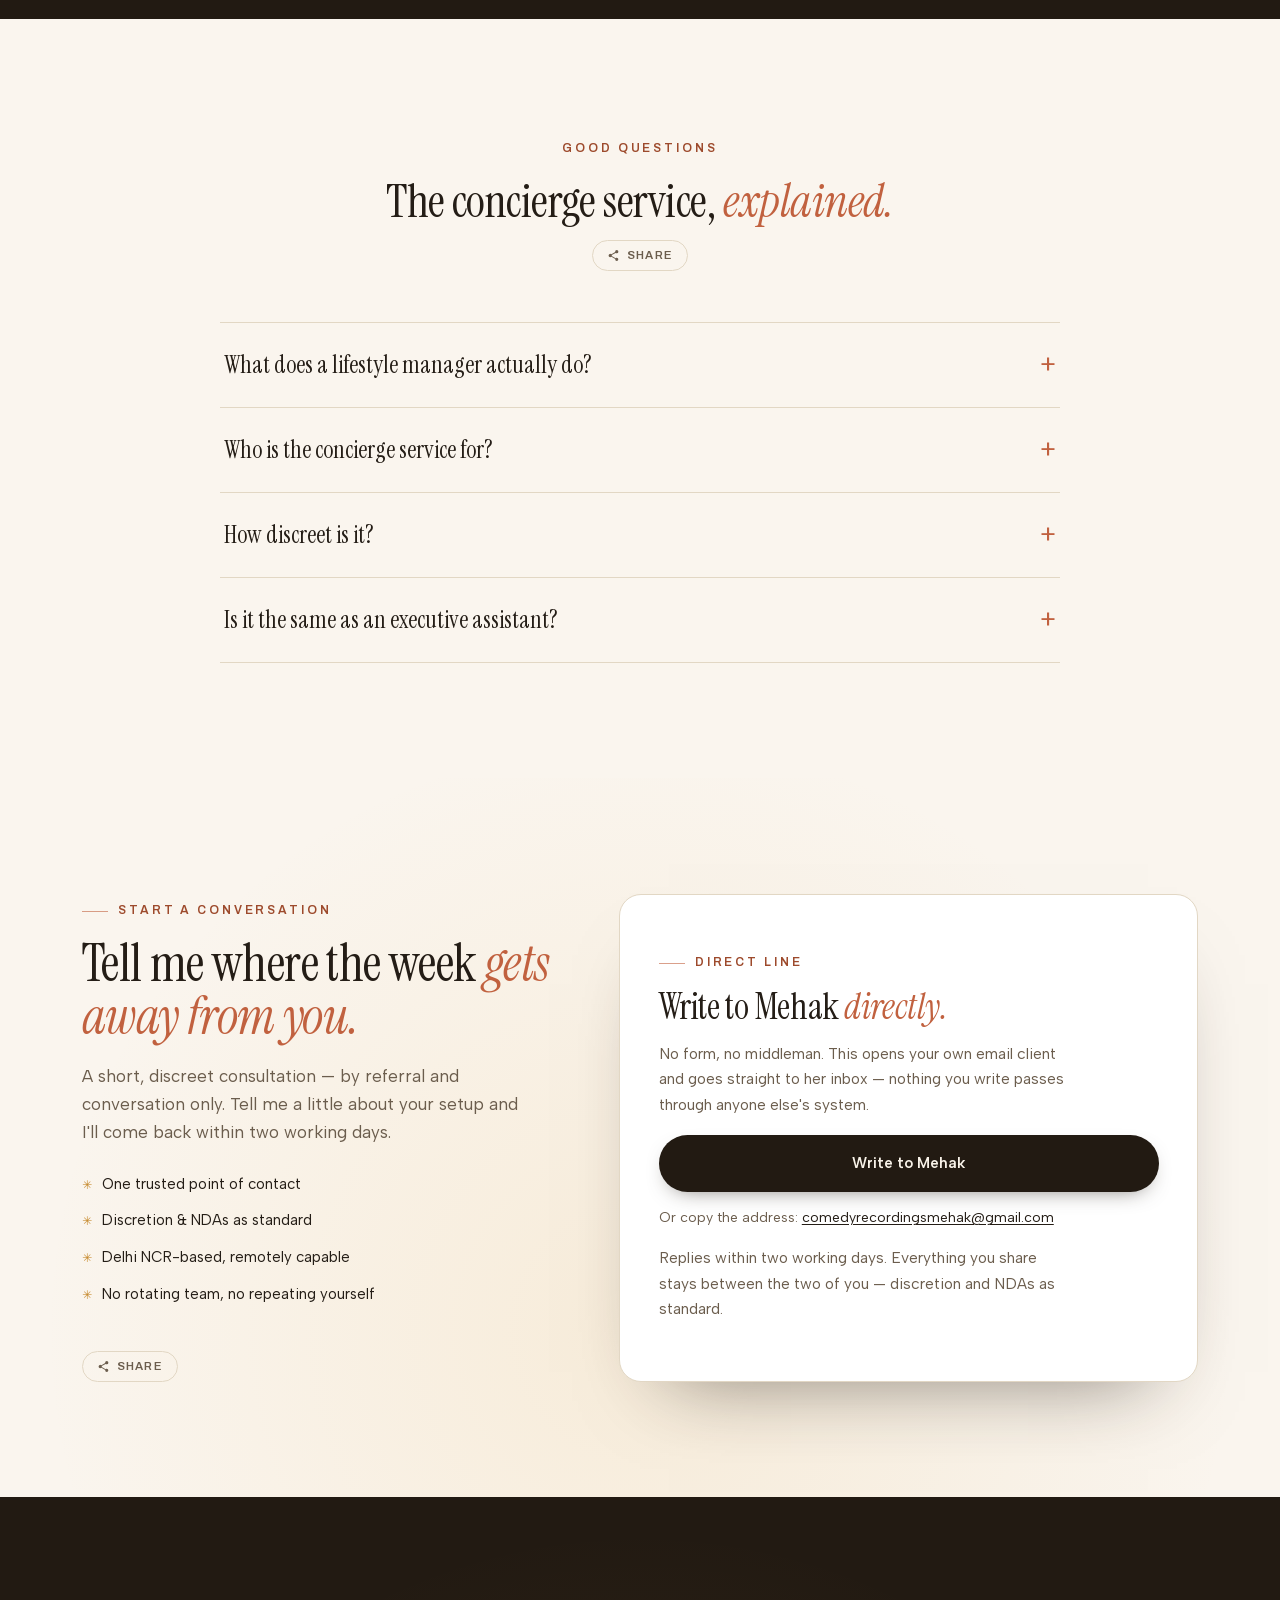
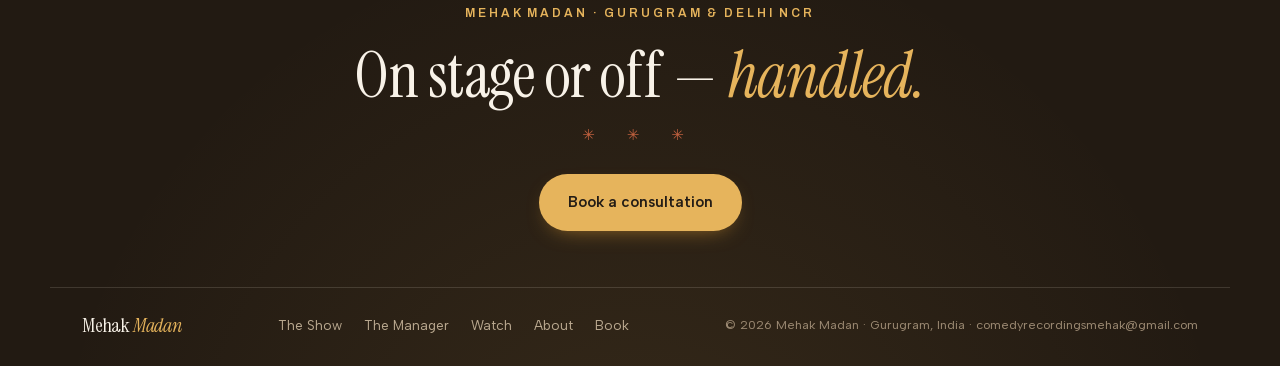
<file: lifestyle.html>
<!DOCTYPE html>
<html lang="en-IN">
<head>
<meta charset="utf-8"/>
<meta name="viewport" content="width=device-width, initial-scale=1.0"/>
<title>Lifestyle &amp; Concierge Manager in Gurugram &amp; Delhi NCR | Mehak Madan</title>
<meta name="description" content="Off the stage, Mehak Madan runs a discreet, high-trust lifestyle management practice for founders and executives in Gurugram and Delhi NCR — calendar, inbox, travel and follow-through, handled by one person who remembers."/>
<meta name="theme-color" content="#faf5ee"/>
<link rel="icon" href="data:image/svg+xml,%3Csvg xmlns='http://www.w3.org/2000/svg' viewBox='0 0 32 32'%3E%3Crect width='32' height='32' rx='7' fill='%232b2118'/%3E%3Ctext x='16' y='23' font-family='Georgia,serif' font-size='20' font-style='italic' text-anchor='middle' fill='%23e6b45c'%3EM%3C/text%3E%3C/svg%3E"/>
<link rel="canonical" href="https://mehakmadan.in/lifestyle.html"/>
<meta property="og:type" content="website"/>
<meta property="og:site_name" content="Mehak Madan"/>
<meta property="og:url" content="https://mehakmadan.in/lifestyle.html"/>
<meta property="og:title" content="Lifestyle &amp; Concierge Manager in Gurugram &amp; Delhi NCR | Mehak Madan"/>
<meta property="og:description" content="A discreet, high-trust lifestyle management practice for founders and executives in Gurugram and Delhi NCR — calendar, inbox, travel and follow-through, handled by one person who remembers."/>
<meta property="og:image" content="https://mehakmadan.in/assets/lib/p35.jpg"/>
<meta name="twitter:card" content="summary_large_image"/>
<meta name="twitter:image" content="https://mehakmadan.in/assets/lib/p35.jpg"/>
<link rel="preload" href="assets/fonts/instrument-serif-normal-latin.woff2" as="font" type="font/woff2" crossorigin/>
<link rel="preload" href="assets/fonts/albert-sans-normal-latin.woff2" as="font" type="font/woff2" crossorigin/>
<link rel="stylesheet" href="assets/site.css?v=16c511bc"/>
<script type="application/ld+json">
{"@context":"https://schema.org","@type":"BreadcrumbList","itemListElement":[{"@type":"ListItem","position":1,"name":"Home","item":"https://mehakmadan.in/"},{"@type":"ListItem","position":2,"name":"The Manager","item":"https://mehakmadan.in/lifestyle.html"}]}
</script>
<script type="application/ld+json">
{"@context":"https://schema.org","@type":"Service","@id":"https://mehakmadan.in/lifestyle.html#service","serviceType":"Personal concierge & lifestyle management","name":"Lifestyle & Concierge Management","url":"https://mehakmadan.in/lifestyle.html","provider":{"@type":"Person","@id":"https://mehakmadan.in/#mehak","name":"Mehak Madan"},"areaServed":[{"@type":"City","name":"Gurugram"},{"@type":"City","name":"Delhi"},{"@type":"City","name":"Noida"},{"@type":"City","name":"Bengaluru"}],"hasOfferCatalog":{"@type":"OfferCatalog","name":"Concierge services","itemListElement":[{"@type":"Offer","itemOffered":{"@type":"Service","name":"Calendar & inbox management"}},{"@type":"Offer","itemOffered":{"@type":"Service","name":"Travel & itinerary design"}},{"@type":"Offer","itemOffered":{"@type":"Service","name":"Accountability & follow-through"}},{"@type":"Offer","itemOffered":{"@type":"Service","name":"Vendor, errand & household coordination"}}]}}
</script>
</head>
<body>
<a class="skip" href="#services">Skip to content</a>

<header class="site">
  <div class="nav">
    <a class="brand" href="index.html">Mehak <em>Madan</em><span class="dot">.</span></a>
    <button class="nav-toggle" aria-label="Menu" aria-expanded="false">
      <svg viewBox="0 0 24 24" fill="none" stroke="currentColor" stroke-width="1.8"><path d="M3 6h18M3 12h18M3 18h18"/></svg>
    </button>
    <ul class="nav-links">
      <li><a href="comedy.html">The Show</a></li>
      <li><a href="lifestyle.html" class="active">The Manager</a></li>
      <li><a href="watch.html">Watch</a></li>
      <li><a href="about.html">About</a></li>
      <li><a class="btn btn-dark" href="#book">Book Mehak</a></li>
    </ul>
  </div>
</header>

<!-- HERO -->
<section class="page-hero split" aria-label="The Manager">
  <div class="spot-field" aria-hidden="true"></div>
  <div class="wrap ph-grid">
    <div class="reveal">
      <span class="kicker">The Manager · Lifestyle Management</span>
      <h1>One trusted person for the <em>hundred small things</em> that quietly run your life.</h1>
      <p class="lede"><b style="font-weight:600;color:var(--ink)">Mehak Madan runs a discreet personal concierge and lifestyle-management practice in Gurugram and Delhi NCR</b> for founders and executives — calendar, inbox, travel and follow-through, handled by one trusted person who actually remembers. No team churn. No repeating yourself. No dropped threads.</p>
      <div class="cta-row">
        <a class="btn btn-dark" href="#book">Book a quiet consultation</a>
        <a class="btn btn-line" href="#services">See what "handled" means</a>
      </div>
      <div class="trust-strip">By referral &amp; consultation only · Gurugram &amp; Delhi NCR · Single point of contact</div>
    </div>
    <div class="ph-portrait reveal" data-d="1">
      <span class="lamp" aria-hidden="true"></span>
      <picture><source type="image/avif" srcset="assets/lib/p35-sm.avif 800w, assets/lib/p35.avif 1400w" sizes="(max-width:900px) calc(100vw - 64px), (max-width:1180px) 41vw, 473px"/><source type="image/webp" srcset="assets/lib/p35-sm.webp 800w, assets/lib/p35.webp 1400w" sizes="(max-width:900px) calc(100vw - 64px), (max-width:1180px) 41vw, 473px"/><img src="assets/lib/p35.jpg" alt="Mehak Madan, composed and off stage"/></picture>
    </div>
  </div>
</section>

<!-- SERVICES TAXONOMY -->
<section class="section" id="services" style="background:var(--bg-soft)" aria-label="Services">
  <div class="wrap">
    <div class="section-head reveal"><span class="kicker">What she handles</span>
      <h2>The whole quiet operation of a life, <em class="serif-em">run by one person.</em></h2>
      <p>Not a call centre, not a rotating team. One person who learns how you work and stays.</p></div>
    <div class="svc-grid">
      <div class="svc-card reveal"><span class="idx">01</span><h3>Calendar &amp; Inbox</h3>
        <ul><li>Inbox triage &amp; drafted replies in your voice</li><li>Calendar defence — meetings that matter, gaps that protect focus</li><li>Scheduling, rescheduling, and the follow-ups nobody sends</li></ul></div>
      <div class="svc-card reveal" data-d="1"><span class="idx">02</span><h3>Travel &amp; Itinerary</h3>
        <ul><li>End-to-end itineraries — flights, stays, ground, buffers</li><li>Visa, documents and the boring logistics, pre-empted</li><li>A single clean day-by-day plan on your phone</li></ul></div>
      <div class="svc-card reveal"><span class="idx">03</span><h3>Accountability &amp; Follow-through</h3>
        <ul><li>The nudge on the thing you said you'd do</li><li>Commitments tracked to done, not just noted</li><li>A weekly check-in that keeps the important, non-urgent moving</li></ul></div>
      <div class="svc-card reveal" data-d="1"><span class="idx">04</span><h3>Vendor, Errand &amp; Household</h3>
        <ul><li>Vendors sourced, briefed, chased and paid</li><li>Errands, renewals, appointments — off your plate</li><li>Household coordination that just quietly works</li></ul></div>
    </div>
  </div>
</section>

<!-- HOW IT WORKS -->
<section class="section" aria-label="How it works">
  <div class="wrap">
    <div class="section-head reveal"><span class="kicker">How it works</span>
      <h2>Simple to start. <em class="serif-em">Hard to give up.</em></h2></div>
    <div class="steps">
      <div class="step reveal"><h3>A quiet consultation</h3><p>We talk through your week, your friction points, and what "handled" would actually look like for you. No pitch, no pressure.</p></div>
      <div class="step reveal" data-d="1"><h3>A calm handover</h3><p>Access, preferences and context transferred once — carefully. From here, you stop repeating yourself.</p></div>
      <div class="step reveal" data-d="2"><h3>One point of contact</h3><p>You text one person. Things happen. You get your week — and your attention — back.</p></div>
    </div>
  </div>
</section>

<!-- WHO IT'S FOR + TRUST (dark) -->
<section class="section why" aria-label="Who it is for">
  <div class="wrap">
    <span class="kicker center">Who it's for</span>
    <h2 style="font-size:var(--fs-h2)">For people whose time is the <em>most expensive thing they own.</em></h2>
    <div class="why-grid">
      <div class="why-card reveal"><p class="lead">Founders &amp; operators.</p><p>Building something that needs all of your attention — and none of it going to logistics.</p></div>
      <div class="why-card reveal" data-d="1"><p class="lead">Executives.</p><p>Already stretched, already senior, and done managing their own calendar at 11pm.</p></div>
      <div class="why-card reveal" data-d="2"><p class="lead">Anyone drowning in small things.</p><p>The competent people whose to-do list has quietly become a second job.</p></div>
    </div>
    <p class="close-line reveal">Discretion is the default. <em>NDAs welcome.</em></p>
  </div>
</section>

<!-- FAQ -->
<section class="section" id="faq" aria-label="Frequently asked questions">
  <div class="wrap">
    <div class="section-head center reveal"><span class="kicker center">Good questions</span>
      <h2>The concierge service, <em class="serif-em">explained.</em></h2></div>
    <div class="faq reveal">
      <details class="faq-item"><summary>What does a lifestyle manager actually do?</summary>
        <div class="a"><p>One trusted person handles your calendar and inbox, travel and itineraries, follow-through on the commitments you said you'd keep, and vendor, errand and household coordination — so you get your week and your attention back.</p></div></details>
      <details class="faq-item"><summary>Who is the concierge service for?</summary>
        <div class="a"><p>Founders and executives in Gurugram and Delhi NCR whose time is their most expensive asset and who are done managing their own logistics at 11pm.</p></div></details>
      <details class="faq-item"><summary>How discreet is it?</summary>
        <div class="a"><p>Completely. It works by referral and consultation, with a single point of contact and discretion and NDAs as standard.</p></div></details>
      <details class="faq-item"><summary>Is it the same as an executive assistant?</summary>
        <div class="a"><p>It's broader and more personal — one consistent person across your calendar, travel, follow-through and household, rather than a rotating team or a purely in-office EA.</p></div></details>
    </div>
  </div>
</section>
<script type="application/ld+json">
{"@context":"https://schema.org","@type":"FAQPage","mainEntity":[
{"@type":"Question","name":"What does a lifestyle manager actually do?","acceptedAnswer":{"@type":"Answer","text":"One trusted person handles your calendar and inbox, travel and itineraries, follow-through on the commitments you said you'd keep, and vendor, errand and household coordination — so you get your week and your attention back."}},
{"@type":"Question","name":"Who is the concierge service for?","acceptedAnswer":{"@type":"Answer","text":"Founders and executives in Gurugram and Delhi NCR whose time is their most expensive asset and who are done managing their own logistics at 11pm."}},
{"@type":"Question","name":"How discreet is it?","acceptedAnswer":{"@type":"Answer","text":"Completely. It works by referral and consultation, with a single point of contact and discretion and NDAs as standard."}},
{"@type":"Question","name":"Is it the same as an executive assistant?","acceptedAnswer":{"@type":"Answer","text":"It's broader and more personal — one consistent person across your calendar, travel, follow-through and household, rather than a rotating team or a purely in-office EA."}}
]}
</script>

<!-- CONSULTATION -->
<section class="section booking" id="book" aria-label="Book a consultation">
  <div class="spot-field" aria-hidden="true"></div>
  <div class="wrap booking-grid">
    <div class="reveal">
      <span class="kicker">Start a conversation</span>
      <h2>Tell me where the week <em>gets away from you.</em></h2>
      <p class="lead">A short, discreet consultation — by referral and conversation only. Tell me a little about your setup and I'll come back within two working days.</p>
      <ul class="reassure">
        <li>One trusted point of contact</li>
        <li>Discretion &amp; NDAs as standard</li>
        <li>Delhi NCR-based, remotely capable</li>
        <li>No rotating team, no repeating yourself</li>
      </ul>
    </div>
    <div class="book-form direct reveal" data-d="1">
      <span class="kicker">Direct line</span>
      <h3>Write to Mehak <em>directly.</em></h3>
      <p>No form, no middleman. This opens your own email client and goes straight to her inbox — nothing you write passes through anyone else's system.</p>
      <a class="btn btn-dark" href="mailto:comedyrecordingsmehak@gmail.com?subject=Consultation%20enquiry%20%E2%80%94%20via%20mehakmadan.in&body=Hi%20Mehak%2C%0A%0AA%20little%20about%20my%20setup%3A%0A%0AName%3A%0ARole%3A%0APhone%20%2F%20WhatsApp%3A%0AReferred%20by%20%28optional%29%3A%0AWhere%20the%20week%20gets%20away%20from%20me%3A%0A%0A">Write to Mehak</a>
      <p class="direct-addr">Or copy the address: <a href="mailto:comedyrecordingsmehak@gmail.com">comedyrecordingsmehak@gmail.com</a></p>
      <p class="form-note">Replies within two working days. Everything you share stays between the two of you — discretion and NDAs as standard.</p>
    </div>
  </div>
</section>

<footer class="site">
  <div class="spot-field" aria-hidden="true"></div>
  <div class="foot-cta">
    <span class="kicker center">Mehak Madan · Gurugram &amp; Delhi NCR</span>
    <h2>On stage or off — <em>handled.</em></h2>
    <div class="stars" aria-hidden="true">✳ ✳ ✳</div>
    <a class="btn btn-gold" href="#book">Book a consultation</a>
  </div>
  <div class="foot-in">
    <a class="brand" href="index.html" style="color:#f8f2e8">Mehak <em style="color:var(--marigold)">Madan</em></a>
    <nav class="foot-nav" aria-label="Footer">
      <a href="comedy.html">The Show</a><a href="lifestyle.html">The Manager</a>
      <a href="watch.html">Watch</a><a href="about.html">About</a><a href="#book">Book</a>
    </nav>
    <small>© 2026 Mehak Madan · Gurugram, India · <a href="mailto:comedyrecordingsmehak@gmail.com" style="color:inherit">comedyrecordingsmehak@gmail.com</a></small>
  </div>
</footer>

<script src="assets/site.js?v=e93bdd6b"></script>
</body>
</html>
</file>
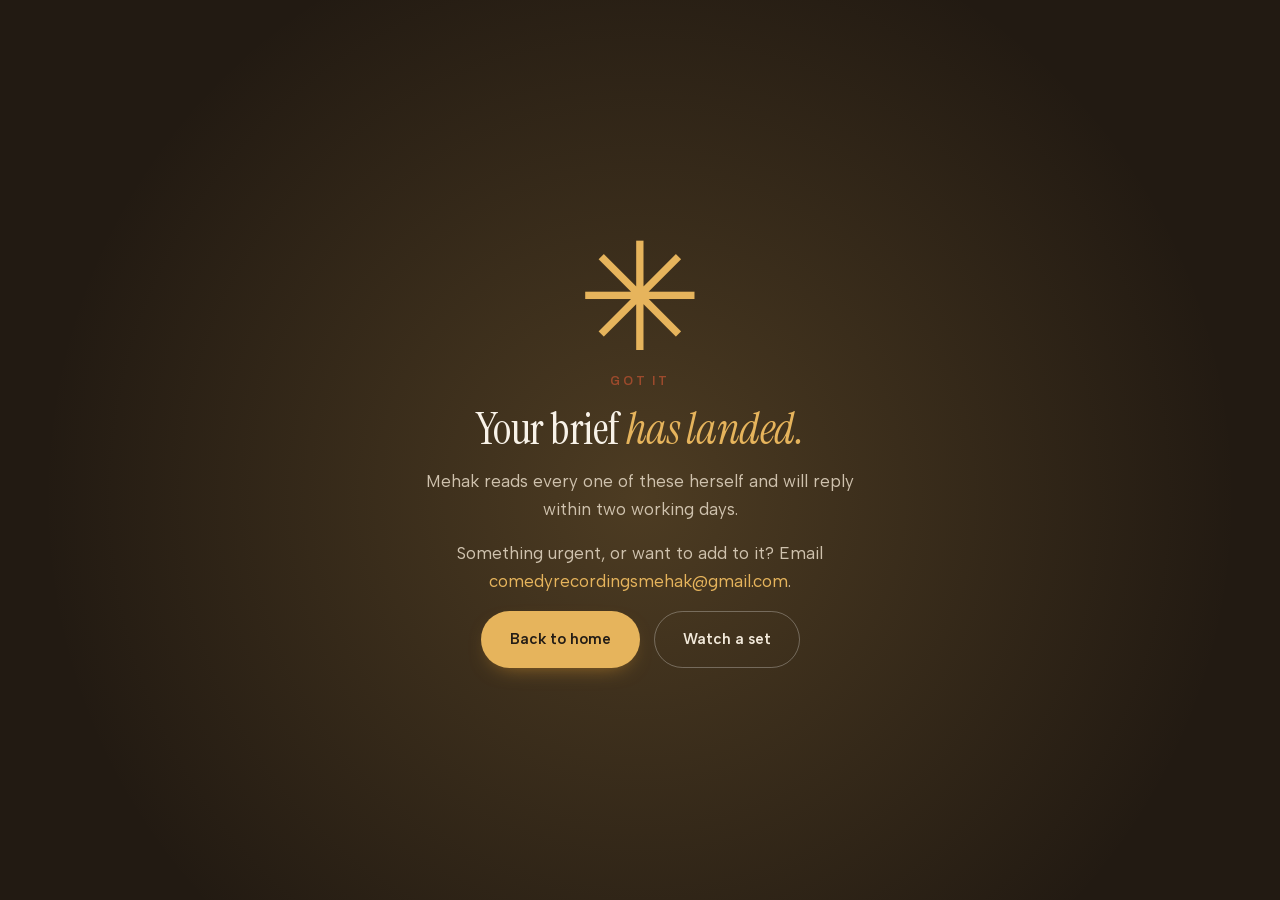
<file: thanks.html>
<!DOCTYPE html>
<html lang="en-IN">
<head>
<meta charset="utf-8"/>
<meta name="viewport" content="width=device-width, initial-scale=1.0"/>
<title>Thank you — your brief has landed · Mehak Madan</title>
<meta name="robots" content="noindex"/>
<meta name="theme-color" content="#221a12"/>
<link rel="icon" href="data:image/svg+xml,%3Csvg xmlns='http://www.w3.org/2000/svg' viewBox='0 0 32 32'%3E%3Crect width='32' height='32' rx='7' fill='%232b2118'/%3E%3Ctext x='16' y='23' font-family='Georgia,serif' font-size='20' font-style='italic' text-anchor='middle' fill='%23e6b45c'%3EM%3C/text%3E%3C/svg%3E"/>
<link rel="preload" href="assets/fonts/instrument-serif-normal-latin.woff2" as="font" type="font/woff2" crossorigin/>
<link rel="preload" href="assets/fonts/albert-sans-normal-latin.woff2" as="font" type="font/woff2" crossorigin/>
<link rel="stylesheet" href="assets/site.css?v=16c511bc"/>
<style>
  .ty{min-height:100vh;display:grid;place-items:center;text-align:center;background:var(--panel);color:var(--stage-ink);position:relative;overflow:hidden;padding:40px 24px}
  .ty .spot-field::before{--spot-soft:rgba(230,180,92,.22)}
  .ty-in{position:relative;z-index:1;max-width:640px}
  .ty .mark{font-family:var(--serif);font-size:clamp(72px,16vw,150px);line-height:.9;color:var(--marigold)}
  .ty h1{font-size:clamp(28px,4vw,44px);margin:14px 0 14px;color:#f8f2e8}
  .ty h1 em{color:var(--marigold)}
  .ty p{color:#cfc2ae;font-size:17px;max-width:46ch;margin:0 auto 16px}
  .ty p a{color:var(--marigold)}
  .ty .row{display:flex;gap:14px;justify-content:center;flex-wrap:wrap;margin-top:16px}
</style>
</head>
<body>
<section class="ty">
  <div class="spot-field" aria-hidden="true"></div>
  <div class="ty-in">
    <div class="mark" aria-hidden="true">✳</div>
    <span class="kicker center" style="justify-content:center">Got it</span>
    <h1>Your brief <em>has landed.</em></h1>
    <p>Mehak reads every one of these herself and will reply within two working days.</p>
    <p>Something urgent, or want to add to it? Email <a href="mailto:comedyrecordingsmehak@gmail.com">comedyrecordingsmehak@gmail.com</a>.</p>
    <div class="row">
      <a class="btn btn-gold" href="/">Back to home</a>
      <a class="btn btn-ghost" href="/watch.html">Watch a set</a>
    </div>
  </div>
</section>
<script src="assets/site.js?v=e93bdd6b"></script>
</body>
</html>
</file>
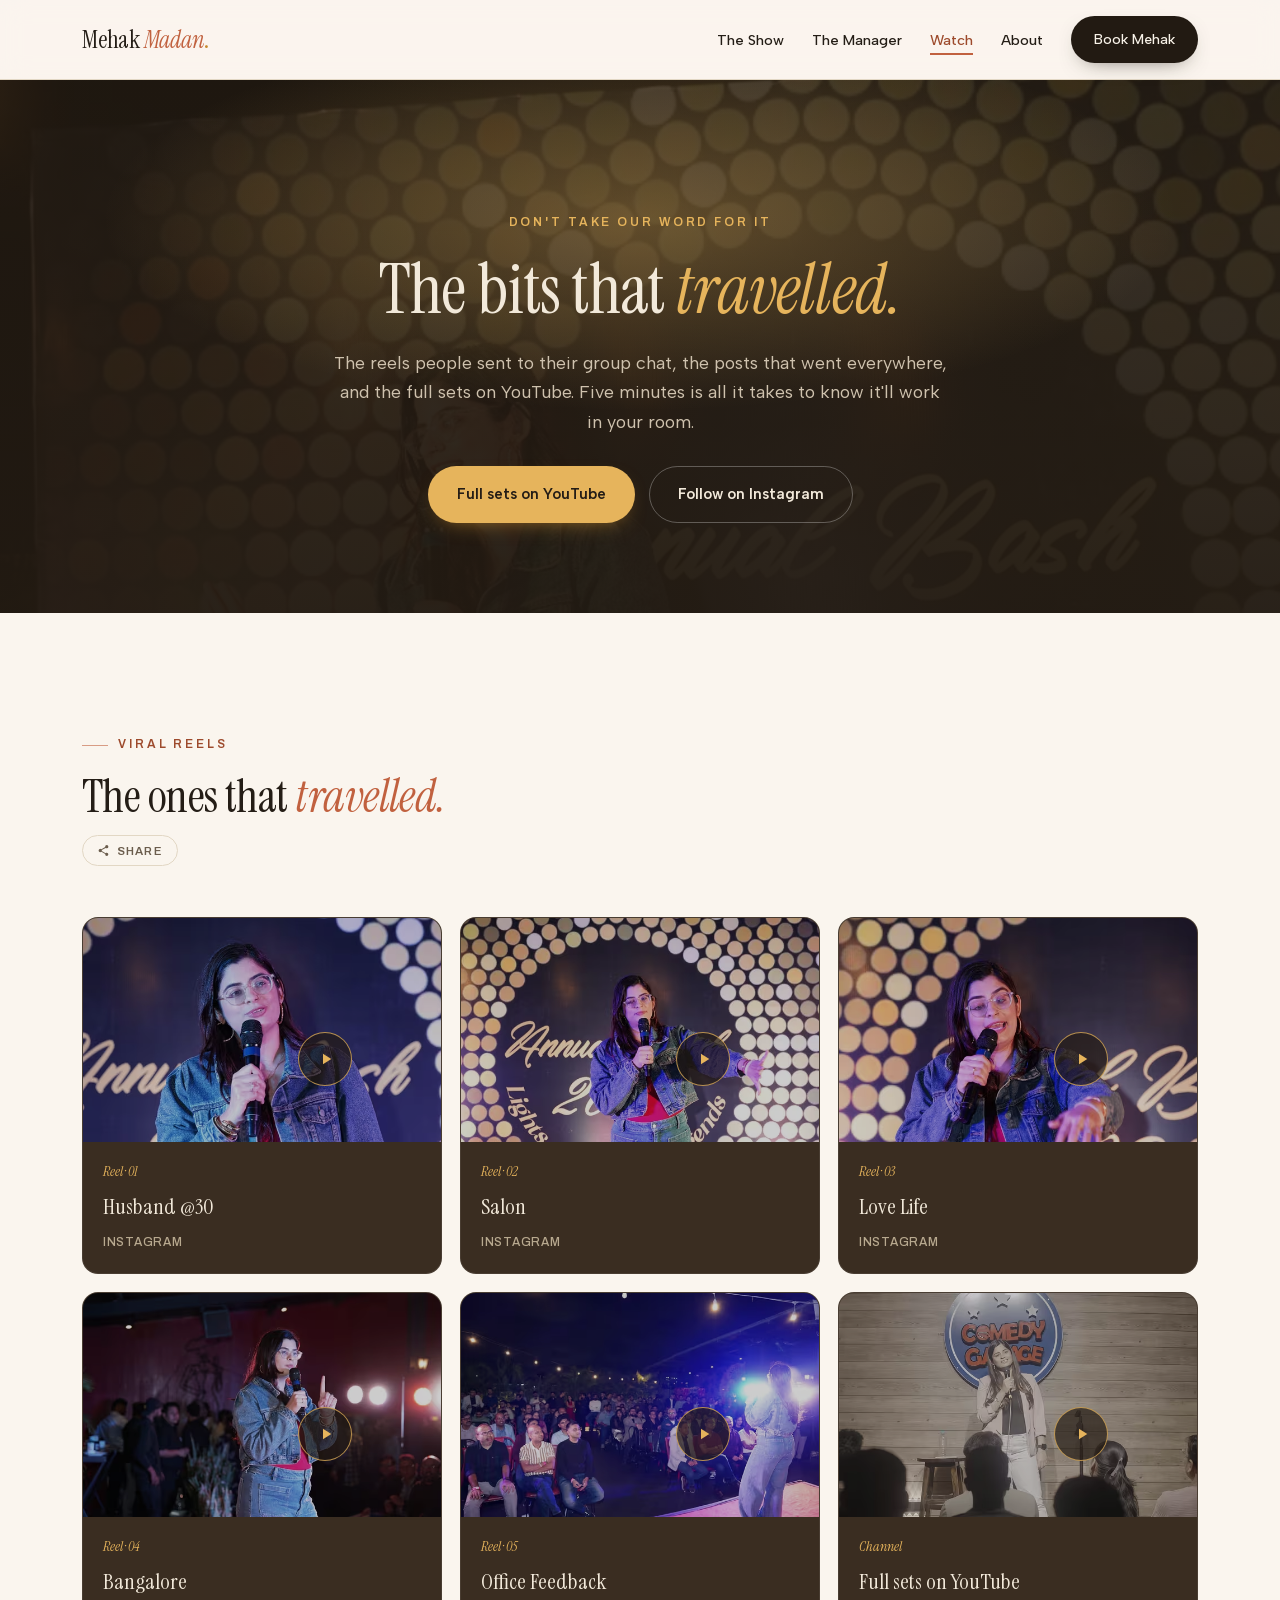
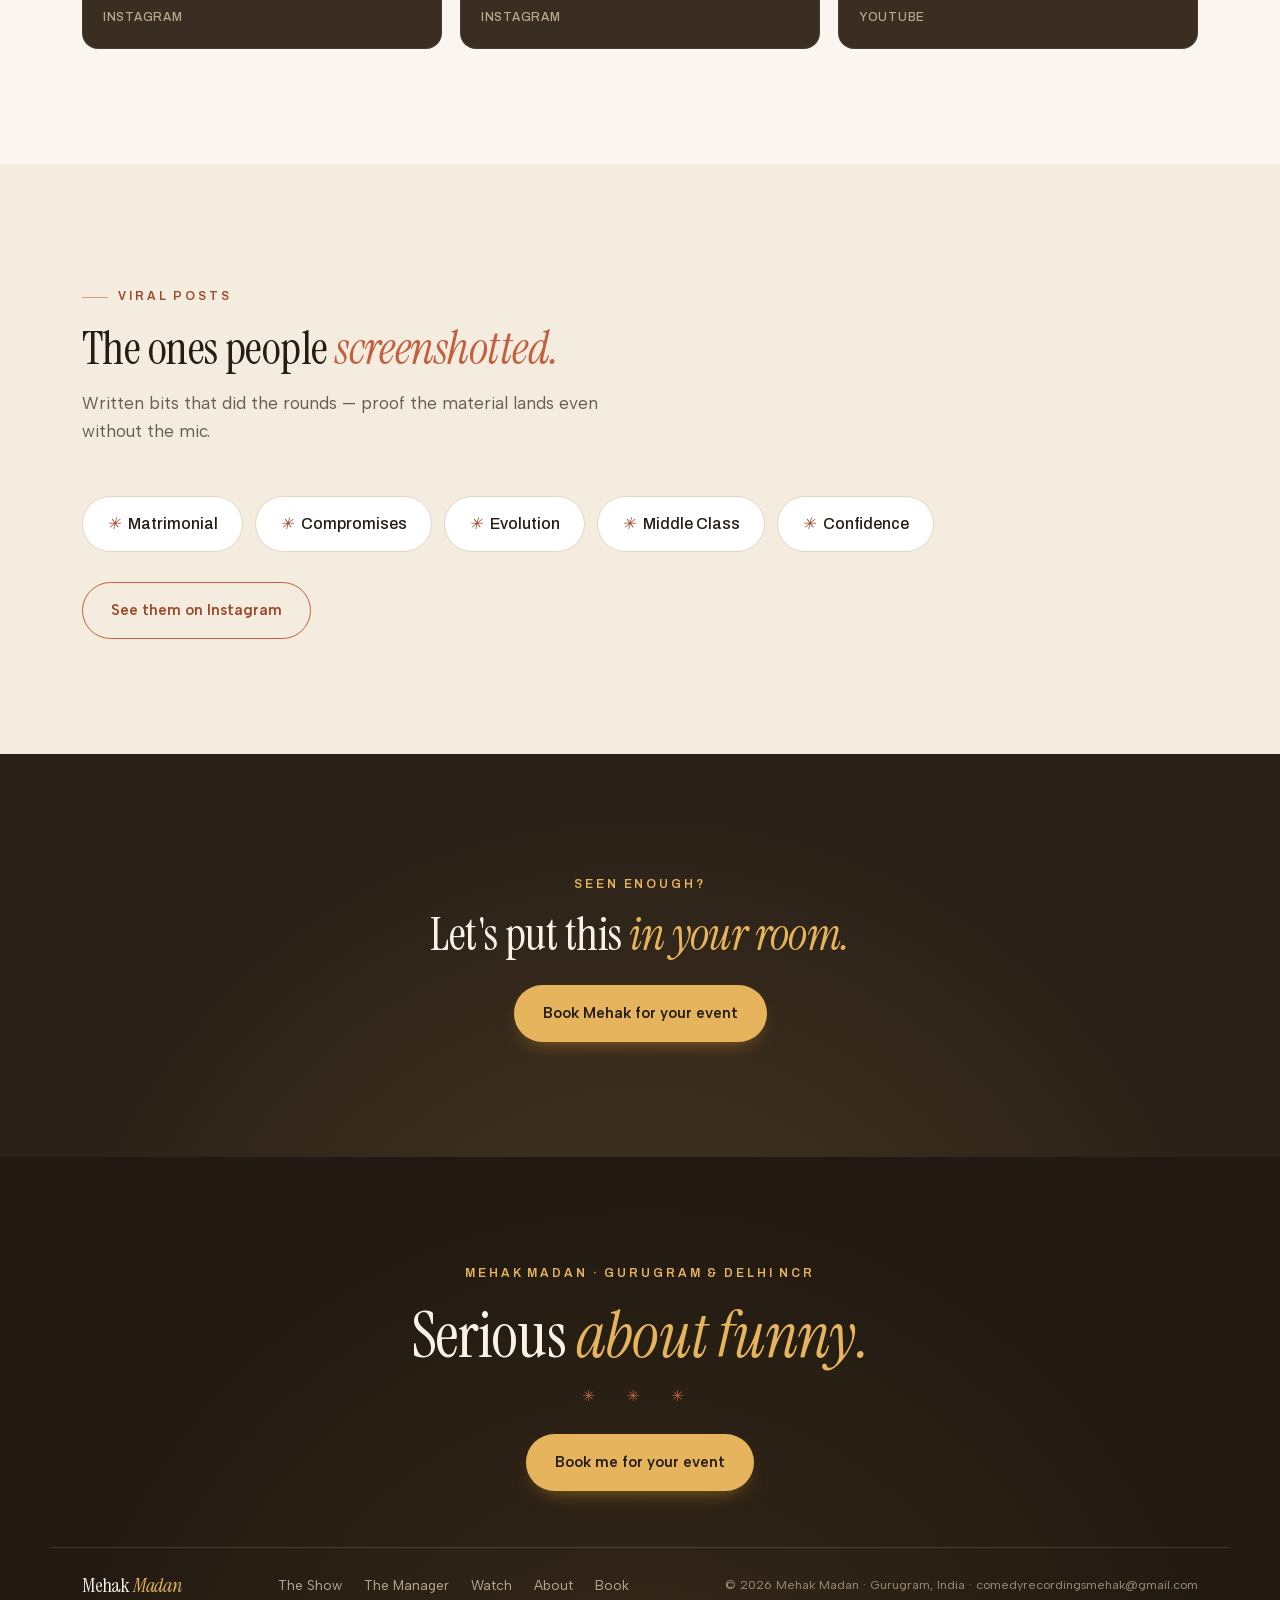
<file: watch.html>
<!DOCTYPE html>
<html lang="en-IN">
<head>
<meta charset="utf-8"/>
<meta name="viewport" content="width=device-width, initial-scale=1.0"/>
<title>Watch — Reels, Sets &amp; Clips · Mehak Madan</title>
<meta name="description" content="Watch Mehak Madan: viral reels (Husband @30, Salon, Bangalore, Office Feedback), viral posts, and full sets on YouTube. Five minutes is all it takes to know it'll work in your room."/>
<meta name="theme-color" content="#221a12"/>
<link rel="icon" href="data:image/svg+xml,%3Csvg xmlns='http://www.w3.org/2000/svg' viewBox='0 0 32 32'%3E%3Crect width='32' height='32' rx='7' fill='%232b2118'/%3E%3Ctext x='16' y='23' font-family='Georgia,serif' font-size='20' font-style='italic' text-anchor='middle' fill='%23e6b45c'%3EM%3C/text%3E%3C/svg%3E"/>
<link rel="canonical" href="https://mehakmadan.in/watch.html"/>
<meta property="og:type" content="website"/>
<meta property="og:site_name" content="Mehak Madan"/>
<meta property="og:url" content="https://mehakmadan.in/watch.html"/>
<meta property="og:title" content="Watch — Reels, Sets &amp; Clips · Mehak Madan"/>
<meta property="og:description" content="Watch Mehak Madan: viral reels (Husband @30, Salon, Bangalore, Office Feedback), viral posts, and full sets on YouTube."/>
<meta property="og:image" content="https://mehakmadan.in/assets/lib/p33.jpg"/>
<meta name="twitter:card" content="summary_large_image"/>
<meta name="twitter:image" content="https://mehakmadan.in/assets/lib/p33.jpg"/>
<link rel="preload" href="assets/fonts/instrument-serif-normal-latin.woff2" as="font" type="font/woff2" crossorigin/>
<link rel="preload" href="assets/fonts/albert-sans-normal-latin.woff2" as="font" type="font/woff2" crossorigin/>
<link rel="stylesheet" href="assets/site.css?v=16c511bc"/>
<script type="application/ld+json">
{"@context":"https://schema.org","@type":"BreadcrumbList","itemListElement":[{"@type":"ListItem","position":1,"name":"Home","item":"https://mehakmadan.in/"},{"@type":"ListItem","position":2,"name":"Watch","item":"https://mehakmadan.in/watch.html"}]}
</script>
</head>
<body>
<a class="skip" href="#reels">Skip to content</a>

<header class="site">
  <div class="nav">
    <a class="brand" href="index.html">Mehak <em>Madan</em><span class="dot">.</span></a>
    <button class="nav-toggle" aria-label="Menu" aria-expanded="false">
      <svg viewBox="0 0 24 24" fill="none" stroke="currentColor" stroke-width="1.8"><path d="M3 6h18M3 12h18M3 18h18"/></svg>
    </button>
    <ul class="nav-links">
      <li><a href="comedy.html">The Show</a></li>
      <li><a href="lifestyle.html">The Manager</a></li>
      <li><a href="watch.html" class="active">Watch</a></li>
      <li><a href="about.html">About</a></li>
      <li><a class="btn btn-dark" href="index.html#book">Book Mehak</a></li>
    </ul>
  </div>
</header>

<!-- HERO (dark) -->
<section class="page-hero dark" aria-label="Watch">
  <div class="hero-bg" aria-hidden="true"><picture><source type="image/avif" srcset="assets/lib/p33-sm.avif 800w, assets/lib/p33.avif 933w" sizes="100vw"/><source type="image/webp" srcset="assets/lib/p33-sm.webp 800w, assets/lib/p33.webp 933w" sizes="100vw"/><img fetchpriority="high" src="assets/lib/p33.jpg" alt=""/></picture></div>
  <div class="wrap">
    <span class="kicker center">Don't take our word for it</span>
    <h1>The bits that <em>travelled.</em></h1>
    <p class="lede">The reels people sent to their group chat, the posts that went everywhere, and the full sets on YouTube. Five minutes is all it takes to know it'll work in your room.</p>
    <div class="cta-row">
      <a class="btn btn-gold" href="https://www.youtube.com/@mehakmadan" target="_blank" rel="noopener">Full sets on YouTube</a>
      <a class="btn btn-ghost" href="https://www.instagram.com/mehakmadan24" target="_blank" rel="noopener">Follow on Instagram</a>
    </div>
  </div>
</section>

<!-- REELS -->
<section class="section" id="reels" aria-label="Viral reels">
  <div class="wrap">
    <div class="section-head reveal"><span class="kicker">Viral reels</span>
      <h2>The ones that <em class="serif-em">travelled.</em></h2></div>
    <div class="watch-grid">
      <a class="wcard reveal" href="https://www.instagram.com/reel/C60TtYGSYIJ/" target="_blank" rel="noopener">
        <span class="wthumb"><picture><source type="image/avif" srcset="assets/lib/p05-t640.avif 640w, assets/lib/p05-t960.avif 960w" sizes="(max-width:900px) calc(100vw - 64px), (max-width:1180px) 31vw, 360px"/><source type="image/webp" srcset="assets/lib/p05-t640.webp 640w, assets/lib/p05-t960.webp 960w" sizes="(max-width:900px) calc(100vw - 64px), (max-width:1180px) 31vw, 360px"/><img loading="lazy" decoding="async" src="assets/lib/p05.jpg" alt="Husband at 30 reel"/></picture><span class="wplay" style="position:absolute;width:54px;height:54px;left:50%;top:50%;transform:translate(-50%,-50%);box-shadow:none"><svg viewBox="0 0 24 24"><path d="M8 5v14l11-7z"/></svg></span></span>
        <span class="wmeta"><span class="num">Reel · 01</span><b>Husband @30</b><span class="plat">Instagram</span></span></a>
      <a class="wcard reveal" data-d="1" href="https://www.instagram.com/reel/C4XPR6QS9cu/" target="_blank" rel="noopener">
        <span class="wthumb"><picture><source type="image/avif" srcset="assets/lib/p11-t640.avif 640w, assets/lib/p11-t960.avif 960w" sizes="(max-width:900px) calc(100vw - 64px), (max-width:1180px) 31vw, 360px"/><source type="image/webp" srcset="assets/lib/p11-t640.webp 640w, assets/lib/p11-t960.webp 960w" sizes="(max-width:900px) calc(100vw - 64px), (max-width:1180px) 31vw, 360px"/><img loading="lazy" decoding="async" src="assets/lib/p11.jpg" alt="Salon reel"/></picture><span class="wplay" style="position:absolute;width:54px;height:54px;left:50%;top:50%;transform:translate(-50%,-50%);box-shadow:none"><svg viewBox="0 0 24 24"><path d="M8 5v14l11-7z"/></svg></span></span>
        <span class="wmeta"><span class="num">Reel · 02</span><b>Salon</b><span class="plat">Instagram</span></span></a>
      <a class="wcard reveal" data-d="2" href="https://www.instagram.com/mehakmadan24" target="_blank" rel="noopener">
        <span class="wthumb"><picture><source type="image/avif" srcset="assets/lib/p34-t640.avif 640w, assets/lib/p34-t960.avif 960w" sizes="(max-width:900px) calc(100vw - 64px), (max-width:1180px) 31vw, 360px"/><source type="image/webp" srcset="assets/lib/p34-t640.webp 640w, assets/lib/p34-t960.webp 960w" sizes="(max-width:900px) calc(100vw - 64px), (max-width:1180px) 31vw, 360px"/><img loading="lazy" decoding="async" src="assets/lib/p34.jpg" alt="Love Life reel"/></picture><span class="wplay" style="position:absolute;width:54px;height:54px;left:50%;top:50%;transform:translate(-50%,-50%);box-shadow:none"><svg viewBox="0 0 24 24"><path d="M8 5v14l11-7z"/></svg></span></span>
        <span class="wmeta"><span class="num">Reel · 03</span><b>Love Life</b><span class="plat">Instagram</span></span></a>
      <a class="wcard reveal" href="https://www.instagram.com/reel/Cn8inrtD0AK/" target="_blank" rel="noopener">
        <span class="wthumb"><picture><source type="image/avif" srcset="assets/lib/p25-t640.avif 640w, assets/lib/p25-t960.avif 960w" sizes="(max-width:900px) calc(100vw - 64px), (max-width:1180px) 31vw, 360px"/><source type="image/webp" srcset="assets/lib/p25-t640.webp 640w, assets/lib/p25-t960.webp 960w" sizes="(max-width:900px) calc(100vw - 64px), (max-width:1180px) 31vw, 360px"/><img loading="lazy" decoding="async" src="assets/lib/p25.jpg" alt="Bangalore reel"/></picture><span class="wplay" style="position:absolute;width:54px;height:54px;left:50%;top:50%;transform:translate(-50%,-50%);box-shadow:none"><svg viewBox="0 0 24 24"><path d="M8 5v14l11-7z"/></svg></span></span>
        <span class="wmeta"><span class="num">Reel · 04</span><b>Bangalore</b><span class="plat">Instagram</span></span></a>
      <a class="wcard reveal" data-d="1" href="https://www.instagram.com/reel/CsT6_3-MEb8/" target="_blank" rel="noopener">
        <span class="wthumb"><picture><source type="image/avif" srcset="assets/lib/p16-t640.avif 640w, assets/lib/p16-t960.avif 960w" sizes="(max-width:900px) calc(100vw - 64px), (max-width:1180px) 31vw, 360px"/><source type="image/webp" srcset="assets/lib/p16-t640.webp 640w, assets/lib/p16-t960.webp 960w" sizes="(max-width:900px) calc(100vw - 64px), (max-width:1180px) 31vw, 360px"/><img loading="lazy" decoding="async" src="assets/lib/p16.jpg" alt="Office Feedback reel"/></picture><span class="wplay" style="position:absolute;width:54px;height:54px;left:50%;top:50%;transform:translate(-50%,-50%);box-shadow:none"><svg viewBox="0 0 24 24"><path d="M8 5v14l11-7z"/></svg></span></span>
        <span class="wmeta"><span class="num">Reel · 05</span><b>Office Feedback</b><span class="plat">Instagram</span></span></a>
      <a class="wcard reveal" data-d="2" href="https://www.youtube.com/@mehakmadan" target="_blank" rel="noopener">
        <span class="wthumb"><picture><source type="image/avif" srcset="assets/lib/p47-t640.avif 640w, assets/lib/p47-t960.avif 960w" sizes="(max-width:900px) calc(100vw - 64px), (max-width:1180px) 31vw, 360px"/><source type="image/webp" srcset="assets/lib/p47-t640.webp 640w, assets/lib/p47-t960.webp 960w" sizes="(max-width:900px) calc(100vw - 64px), (max-width:1180px) 31vw, 360px"/><img loading="lazy" decoding="async" src="assets/lib/p47.jpg" alt="Full sets on YouTube"/></picture><span class="wplay" style="position:absolute;width:54px;height:54px;left:50%;top:50%;transform:translate(-50%,-50%);box-shadow:none"><svg viewBox="0 0 24 24"><path d="M8 5v14l11-7z"/></svg></span></span>
        <span class="wmeta"><span class="num">Channel</span><b>Full sets on YouTube</b><span class="plat">YouTube</span></span></a>
    </div>
  </div>
</section>

<!-- VIRAL POSTS -->
<section class="section" style="background:var(--bg-soft)" aria-label="Viral posts">
  <div class="wrap">
    <div class="section-head reveal"><span class="kicker">Viral posts</span>
      <h2>The ones people <em class="serif-em">screenshotted.</em></h2>
      <p>Written bits that did the rounds — proof the material lands even without the mic.</p></div>
    <div class="chip-wrap reveal">
      <span class="chip" style="font-size:16px;padding:14px 24px"><b>✳</b>Matrimonial</span>
      <span class="chip" style="font-size:16px;padding:14px 24px"><b>✳</b>Compromises</span>
      <span class="chip" style="font-size:16px;padding:14px 24px"><b>✳</b>Evolution</span>
      <span class="chip" style="font-size:16px;padding:14px 24px"><b>✳</b>Middle Class</span>
      <span class="chip" style="font-size:16px;padding:14px 24px"><b>✳</b>Confidence</span>
    </div>
    <a class="btn btn-line" style="margin-top:30px" href="https://www.instagram.com/mehakmadan24" target="_blank" rel="noopener">See them on Instagram</a>
  </div>
</section>

<!-- CTA -->
<section class="section watch" aria-label="Book Mehak">
  <div class="spot-field" aria-hidden="true"></div>
  <div class="wrap" style="position:relative;z-index:1;text-align:center">
    <span class="kicker center">Seen enough?</span>
    <h2 style="font-size:var(--fs-h2);margin:16px 0 26px">Let's put this <em>in your room.</em></h2>
    <a class="btn btn-gold" href="index.html#book">Book Mehak for your event</a>
  </div>
</section>

<footer class="site">
  <div class="spot-field" aria-hidden="true"></div>
  <div class="foot-cta">
    <span class="kicker center">Mehak Madan · Gurugram &amp; Delhi NCR</span>
    <h2>Serious <em>about funny.</em></h2>
    <div class="stars" aria-hidden="true">✳ ✳ ✳</div>
    <a class="btn btn-gold" href="index.html#book">Book me for your event</a>
  </div>
  <div class="foot-in">
    <a class="brand" href="index.html" style="color:#f8f2e8">Mehak <em style="color:var(--marigold)">Madan</em></a>
    <nav class="foot-nav" aria-label="Footer">
      <a href="comedy.html">The Show</a><a href="lifestyle.html">The Manager</a>
      <a href="watch.html">Watch</a><a href="about.html">About</a><a href="index.html#book">Book</a>
    </nav>
    <small>© 2026 Mehak Madan · Gurugram, India · <a href="mailto:comedyrecordingsmehak@gmail.com" style="color:inherit">comedyrecordingsmehak@gmail.com</a></small>
  </div>
</footer>

<script src="assets/site.js?v=e93bdd6b"></script>
</body>
</html>
</file>
<file: assets/site.css>
/* ---------- fonts (self-hosted; OFL: Instrument Serif, Albert Sans, Archivo) ----------
   Only latin + latin-ext are shipped. unicode-range means a browser fetches the latin-ext
   file only if a page actually uses one of those characters. */
@font-face{font-family:'Albert Sans';font-style:italic;font-weight:400 500;font-display:swap;
  src:url(fonts/albert-sans-italic-latin-ext.woff2) format('woff2');unicode-range:U+0100-02BA, U+02BD-02C5, U+02C7-02CC, U+02CE-02D7, U+02DD-02FF, U+0304, U+0308, U+0329, U+1D00-1DBF, U+1E00-1E9F, U+1EF2-1EFF, U+2020, U+20A0-20AB, U+20AD-20C0, U+2113, U+2C60-2C7F, U+A720-A7FF}
@font-face{font-family:'Albert Sans';font-style:italic;font-weight:400 500;font-display:swap;
  src:url(fonts/albert-sans-italic-latin.woff2) format('woff2');unicode-range:U+0020-007E,U+00A0,U+00A9,U+00B7,U+2013-2014,U+2018-2019,U+201C-201D,U+2022,U+2026,U+20AC,U+2122}
@font-face{font-family:'Albert Sans';font-style:normal;font-weight:400 700;font-display:swap;
  src:url(fonts/albert-sans-normal-latin-ext.woff2) format('woff2');unicode-range:U+0100-02BA, U+02BD-02C5, U+02C7-02CC, U+02CE-02D7, U+02DD-02FF, U+0304, U+0308, U+0329, U+1D00-1DBF, U+1E00-1E9F, U+1EF2-1EFF, U+2020, U+20A0-20AB, U+20AD-20C0, U+2113, U+2C60-2C7F, U+A720-A7FF}
@font-face{font-family:'Albert Sans';font-style:normal;font-weight:400 700;font-display:swap;
  src:url(fonts/albert-sans-normal-latin.woff2) format('woff2');unicode-range:U+0020-007E,U+00A0,U+00A9,U+00B7,U+2013-2014,U+2018-2019,U+201C-201D,U+2022,U+2026,U+20AC,U+2122}
@font-face{font-family:'Archivo';font-style:normal;font-weight:500 700;font-display:swap;
  src:url(fonts/archivo-normal-latin-ext.woff2) format('woff2');unicode-range:U+0100-02BA, U+02BD-02C5, U+02C7-02CC, U+02CE-02D7, U+02DD-02FF, U+0304, U+0308, U+0329, U+1D00-1DBF, U+1E00-1E9F, U+1EF2-1EFF, U+2020, U+20A0-20AB, U+20AD-20C0, U+2113, U+2C60-2C7F, U+A720-A7FF}
@font-face{font-family:'Archivo';font-style:normal;font-weight:500 700;font-display:swap;
  src:url(fonts/archivo-normal-latin.woff2) format('woff2');unicode-range:U+0020-007E,U+00A0,U+00A9,U+00B7,U+2013-2014,U+2018-2019,U+201C-201D,U+2022,U+2026,U+20AC,U+2122}
@font-face{font-family:'Instrument Serif';font-style:italic;font-weight:400;font-display:swap;
  src:url(fonts/instrument-serif-italic-latin-ext.woff2) format('woff2');unicode-range:U+0100-02BA, U+02BD-02C5, U+02C7-02CC, U+02CE-02D7, U+02DD-02FF, U+0304, U+0308, U+0329, U+1D00-1DBF, U+1E00-1E9F, U+1EF2-1EFF, U+2020, U+20A0-20AB, U+20AD-20C0, U+2113, U+2C60-2C7F, U+A720-A7FF}
@font-face{font-family:'Instrument Serif';font-style:italic;font-weight:400;font-display:swap;
  src:url(fonts/instrument-serif-italic-latin.woff2) format('woff2');unicode-range:U+0020-007E,U+00A0,U+00A9,U+00B7,U+2013-2014,U+2018-2019,U+201C-201D,U+2022,U+2026,U+20AC,U+2122}
@font-face{font-family:'Instrument Serif';font-style:normal;font-weight:400;font-display:swap;
  src:url(fonts/instrument-serif-normal-latin-ext.woff2) format('woff2');unicode-range:U+0100-02BA, U+02BD-02C5, U+02C7-02CC, U+02CE-02D7, U+02DD-02FF, U+0304, U+0308, U+0329, U+1D00-1DBF, U+1E00-1E9F, U+1EF2-1EFF, U+2020, U+20A0-20AB, U+20AD-20C0, U+2113, U+2C60-2C7F, U+A720-A7FF}
@font-face{font-family:'Instrument Serif';font-style:normal;font-weight:400;font-display:swap;
  src:url(fonts/instrument-serif-normal-latin.woff2) format('woff2');unicode-range:U+0020-007E,U+00A0,U+00A9,U+00B7,U+2013-2014,U+2018-2019,U+201C-201D,U+2022,U+2026,U+20AC,U+2122}

/* ============================================================
   Mehak Madan — "Warm Editorial Playbill · Spotlight"
   Shared design system. One visual language across all pages.
   ============================================================ */

:root{
  /* paper + ink */
  --bg:#faf5ee;
  --bg-soft:#f3ecdf;
  --bg-deep:#efe6d5;
  --paper-edge:#e2d7c4;
  --ink:#241d16;
  --ink-soft:#6b5d4d;
  --ink-faint:#7b6d5b;

  /* stage (dark) */
  --panel:#221a12;
  --panel-2:#2b2118;
  --panel-soft:#3a2d21;
  --stage-ink:#f2e9da;

  /* accents */
  --accent:#c1613f;        /* terracotta */
  --accent-deep:#9d4a2c;
  --marigold:#e6b45c;
  --marigold-deep:#c68a2e;
  --line:#e2d7c4;
  --line-2:#d8cab2;

  /* spotlight */
  --spot:rgba(230,180,92,.55);
  --spot-soft:rgba(230,180,92,.16);

  --serif:'Instrument Serif',Georgia,serif;
  --sans:'Albert Sans',system-ui,sans-serif;
  --mono:'Archivo',var(--sans);

  /* type scale (fluid) */
  --fs-display:clamp(52px,8vw,120px);
  --fs-h1:clamp(40px,5.4vw,74px);
  --fs-h2:clamp(30px,3.6vw,50px);
  --fs-h3:clamp(24px,2.4vw,34px);
  --fs-body:clamp(15.5px,1.1vw,17.5px);

  --wrap:1180px;
  --radius:18px;
  --ease:cubic-bezier(.22,.61,.36,1);
}

*{box-sizing:border-box;margin:0;padding:0}
section[id],[id].section{scroll-margin-top:86px}   /* offset for JS-off native anchor jumps */
html.lenis{height:auto;scroll-behavior:auto}
body{
  background:var(--bg);color:var(--ink);
  font-family:var(--sans);font-size:var(--fs-body);line-height:1.65;
  -webkit-font-smoothing:antialiased;text-rendering:optimizeLegibility;
}
/* clip wide decorative layers on a wrapper, NOT on body — overflow on body/html
   would propagate to the viewport and break native anchor scrolling. */
main,.page-shell{overflow-x:clip}
img{display:block;max-width:100%}
/* <picture> only chooses the file; it must not add a box, so every existing img rule and crop keeps working */
picture{display:contents}
h1,h2,h3,h4{font-family:var(--serif);font-weight:400;line-height:1.04;letter-spacing:-.012em}
em{font-style:italic}
a{color:var(--accent-deep);text-decoration:none;transition:color .2s var(--ease)}
a:hover{color:var(--accent)}
::selection{background:var(--accent);color:#fff8f2}

.wrap{max-width:var(--wrap);margin:0 auto;padding:0 32px}
.wrap-wide{max-width:1320px;margin:0 auto;padding:0 32px}

.kicker{font-family:var(--mono);font-size:12px;font-weight:600;letter-spacing:.24em;
  text-transform:uppercase;color:var(--accent-deep);display:inline-flex;align-items:center;gap:10px}
.kicker::before{content:"";width:26px;height:1px;background:var(--accent);opacity:.6}
.kicker.center::before{display:none}

.serif-em{font-style:italic;color:var(--accent)}

/* ---------- buttons ---------- */
.btn{--bx:0;display:inline-flex;align-items:center;gap:10px;font-family:var(--sans);
  font-size:15px;font-weight:600;padding:15px 28px;border-radius:999px;
  border:1.5px solid transparent;cursor:pointer;position:relative;overflow:hidden;
  transition:transform .2s var(--ease),background .25s,color .25s,border-color .25s,box-shadow .25s;white-space:nowrap}
.btn svg{width:16px;height:16px;fill:currentColor;flex:none}
.btn-dark{background:var(--panel);color:#f8f2e8;box-shadow:0 8px 22px -12px rgba(36,29,22,.7)}
.btn-dark:hover{background:#140d06;color:#fff;transform:translateY(-2px);box-shadow:0 16px 34px -14px rgba(36,29,22,.75)}
.btn-line{background:transparent;color:var(--accent-deep);border-color:var(--accent)}
.btn-line:hover{background:rgba(193,97,63,.08);color:var(--accent-deep);transform:translateY(-2px)}
.btn-gold{background:var(--marigold);color:#241d16;box-shadow:0 8px 22px -12px rgba(198,138,46,.9)}
.btn-gold:hover{background:#f0c470;color:#241d16;transform:translateY(-2px);box-shadow:0 16px 34px -14px rgba(198,138,46,.9)}
.btn-ghost{background:transparent;border-color:rgba(255,255,255,.28);color:var(--stage-ink)}
.btn-ghost:hover{border-color:var(--marigold);color:#fff;transform:translateY(-2px)}

/* ---------- header / nav (shared) ---------- */
header.site{position:sticky;top:0;z-index:80;background:rgba(250,245,238,.82);
  backdrop-filter:blur(14px) saturate(1.2);border-bottom:1px solid var(--line);
  /* backdrop-filter makes this header the containing block of the phone nav drawer, which parks at
     translateX(100%) — past the header's right edge. Clip that sideways overhang so it can't widen the
     page (it let every page be dragged ~300px sideways); y stays visible so the open drawer is full height. */
  overflow-x:clip}
.nav{display:flex;align-items:center;justify-content:space-between;
  padding:16px 32px;max-width:var(--wrap);margin:0 auto}
.brand{font-family:var(--serif);font-size:24px;color:var(--ink);letter-spacing:-.01em;line-height:1}
.brand em{color:var(--accent);font-style:italic}
.brand .dot{color:var(--marigold-deep)}
.nav-links{display:flex;gap:28px;list-style:none;align-items:center}
.nav-links a{font-size:14.5px;font-weight:500;color:var(--ink);position:relative;padding:4px 0}
.nav-links a:not(.btn)::after{content:"";position:absolute;left:0;right:100%;bottom:-2px;height:1.5px;
  background:var(--accent);transition:right .28s var(--ease)}
.nav-links a:not(.btn):hover::after,.nav-links a.active::after{right:0}
.nav-links a.active{color:var(--accent-deep)}
.nav-links .btn{padding:11px 22px;font-size:14px;color:#f8f2e8}
.nav-links .btn:hover{color:#fff}
.nav-toggle{display:none;background:none;border:0;cursor:pointer;width:44px;height:44px;
  align-items:center;justify-content:center;color:var(--ink)}
.nav-toggle svg{width:24px;height:24px}

/* ---------- spotlight primitive ---------- */
.spot-field{position:absolute;inset:0;overflow:hidden;pointer-events:none;z-index:0}
.spot-field::before{content:"";position:absolute;width:120vw;height:120vw;left:50%;top:-30%;
  transform:translateX(-50%);
  background:radial-gradient(circle at center,var(--spot-soft) 0%,transparent 55%);}

/* ---------- section rhythm ---------- */
.section{padding:clamp(72px,9vw,120px) 0}
.section-head{max-width:720px;margin-bottom:clamp(36px,4vw,56px)}
.section-head.center{margin-left:auto;margin-right:auto;text-align:center}
.section-head h2{font-size:var(--fs-h2);margin:18px 0 0}
.section-head p{color:var(--ink-soft);margin-top:16px;font-size:17px;max-width:52ch}
.section-head.center p{margin-left:auto;margin-right:auto}

/* ---------- reveal (JS-safe: visible by default) ---------- */
.reveal{opacity:1;transform:none}
html.js .reveal{opacity:0;transform:translateY(26px);
  transition:opacity .8s var(--ease),transform .8s var(--ease)}
html.js .reveal.in{opacity:1;transform:none}
html.js .reveal[data-d="1"]{transition-delay:.08s}
html.js .reveal[data-d="2"]{transition-delay:.16s}
html.js .reveal[data-d="3"]{transition-delay:.24s}
html.js .reveal[data-d="4"]{transition-delay:.32s}
@media (prefers-reduced-motion:reduce){
  html.js .reveal{opacity:1;transform:none;transition:none}
}

/* ---------- footer (shared) ---------- */
footer.site{background:var(--panel);color:var(--stage-ink);position:relative;overflow:hidden}
.foot-cta{max-width:var(--wrap);margin:0 auto;padding:clamp(64px,8vw,104px) 32px 56px;
  text-align:center;position:relative;z-index:1}
.foot-cta .kicker{color:var(--marigold);justify-content:center}
.foot-cta .kicker::before{background:var(--marigold);opacity:.7}
.foot-cta h2{font-size:clamp(38px,5vw,68px);color:#f8f2e8;margin:18px 0 8px}
.foot-cta h2 em{color:var(--marigold)}
.foot-cta .stars{letter-spacing:14px;color:var(--accent);margin:14px 0 26px;font-size:15px}
.foot-in{max-width:var(--wrap);margin:0 auto;display:flex;justify-content:space-between;
  align-items:center;flex-wrap:wrap;gap:16px;
  border-top:1px solid rgba(246,239,227,.14);padding:26px 32px 30px;position:relative;z-index:1}
.foot-in .brand{color:#f8f2e8;font-size:20px}
.foot-nav{display:flex;gap:22px;flex-wrap:wrap;font-size:13.5px}
.foot-nav a{color:#b9a88f}
.foot-nav a:hover{color:var(--marigold)}
.foot-in small{color:#9c8a73;font-size:12.5px}
footer.site .spot-field::before{--spot-soft:rgba(230,180,92,.10)}

/* ---------- proof strip (uniform wordmarks) ---------- */
.proof{padding:44px 0 8px;text-align:center;overflow:hidden}
.proof .kicker{color:var(--ink-faint);justify-content:center;margin-bottom:24px}
.proof .kicker::before{background:var(--ink-faint);opacity:.5}
.proof-marquee{position:relative;overflow:hidden;
  -webkit-mask-image:linear-gradient(90deg,transparent,#000 12%,#000 88%,transparent);
  mask-image:linear-gradient(90deg,transparent,#000 12%,#000 88%,transparent)}
.proof-track{display:inline-flex;align-items:center;gap:56px;white-space:nowrap;will-change:transform;
  animation:proof-slide 42s linear infinite}
.proof:hover .proof-track{animation-play-state:paused}
.proof-track .mk{font-family:var(--mono);font-weight:600;font-size:19px;letter-spacing:.02em;
  color:#8d7c66;text-transform:uppercase;opacity:.72;transition:color .25s,opacity .25s;flex:none}
.proof-track .mk:hover{color:var(--accent-deep);opacity:1}
@keyframes proof-slide{from{transform:translateX(0)}to{transform:translateX(-50%)}}
@media (prefers-reduced-motion:reduce){.proof-track{animation:none;flex-wrap:wrap;white-space:normal;justify-content:center;gap:20px 40px}}

/* ---------- stat tiles ---------- */
.stats-grid{display:grid;grid-template-columns:repeat(4,1fr);gap:1px;background:var(--line);
  border:1px solid var(--line);border-radius:var(--radius);overflow:hidden}
.stat{background:var(--bg);padding:30px 30px 26px;transition:background .3s var(--ease)}
.stat:hover{background:#fff}
.stat b{font-family:var(--serif);font-size:clamp(38px,4vw,54px);display:block;line-height:1}
.stat b i{font-style:italic;color:var(--accent)}
.stat>span{font-family:var(--mono);font-size:12px;letter-spacing:.12em;text-transform:uppercase;
  color:var(--ink-soft);margin-top:10px;display:block}

/* ---------- offering cards ---------- */
.duo-grid{display:grid;grid-template-columns:1fr 1fr;gap:22px}
.ocard{border-radius:22px;padding:clamp(30px,3vw,46px);position:relative;overflow:hidden;
  display:flex;flex-direction:column;isolation:isolate;
  transition:transform .35s var(--ease),box-shadow .35s var(--ease)}
.ocard:hover{transform:translateY(-4px)}
.ocard .spot-field::before{opacity:0;transition:opacity .5s var(--ease)}
.ocard:hover .spot-field::before{opacity:1}
.ocard.stage{background:var(--panel-2);color:var(--stage-ink);box-shadow:0 30px 60px -30px rgba(36,29,22,.6)}
.ocard.stage .spot-field::before{--spot-soft:rgba(230,180,92,.22)}
.ocard.life{background:#fff;border:1px solid var(--line)}
.ocard.life .spot-field::before{--spot-soft:rgba(193,97,63,.12)}
.ocard>*{position:relative;z-index:1}
.pill{align-self:flex-start;font-family:var(--mono);font-size:11px;font-weight:600;letter-spacing:.18em;
  text-transform:uppercase;padding:8px 15px;border-radius:999px;margin-bottom:20px}
.ocard.stage .pill{background:rgba(230,180,92,.16);color:var(--marigold)}
.ocard.life .pill{background:#8f4328;color:#fff8f2}  /* deeper than --accent-deep: this card is shown at .9 opacity when not selected, and must still clear 4.5:1 */
.ocard h3{font-size:var(--fs-h3);margin-bottom:12px}
.ocard.stage h3 em{color:var(--marigold)}
.ocard.life h3 em{color:var(--accent)}
.ocard .lead{font-size:16px;line-height:1.7;margin-bottom:22px}
.ocard.stage .lead{color:#cfc2ae}
.ocard.life .lead{color:var(--ink-soft)}
.ocard ul{list-style:none;display:flex;flex-direction:column;gap:11px;font-size:15px;margin-bottom:28px}
.ocard ul li{display:flex;gap:12px;align-items:baseline}
.ocard ul li::before{content:"";width:16px;height:1px;flex:none;transform:translateY(-5px)}
.ocard.stage ul li::before{background:var(--marigold)}
.ocard.life ul li::before{background:var(--accent)}
.ocard .foot{margin-top:auto}

/* ---------- chips (topics) ---------- */
.chip-wrap{display:flex;flex-wrap:wrap;gap:12px}
.chip{background:#fff;border:1px solid var(--line);border-radius:999px;padding:12px 20px;
  font-family:var(--mono);font-size:14px;font-weight:500;display:inline-flex;align-items:center;gap:8px;
  transition:border-color .25s,transform .25s var(--ease),box-shadow .25s}
.chip:hover{border-color:var(--accent);transform:translateY(-2px);box-shadow:0 10px 24px -16px rgba(193,97,63,.8)}
.chip b{font-family:var(--serif);font-weight:400;font-style:italic;color:var(--accent-deep)}
.value-list{margin-top:36px;display:grid;grid-template-columns:1fr 1fr;gap:12px 28px;font-size:15px}
.value-list div{display:flex;gap:10px;align-items:baseline;color:var(--ink)}
.value-list div::before{content:"✳";color:var(--marigold-deep);flex:none;font-size:12px}

/* ---------- media / gallery ---------- */
.frame{border-radius:14px;overflow:hidden;position:relative;background:var(--panel);isolation:isolate}
.frame img{width:100%;height:100%;object-fit:cover;transition:transform .6s var(--ease),filter .6s var(--ease)}
.frame::after{content:"";position:absolute;inset:0;box-shadow:inset 0 0 0 1px rgba(36,29,22,.08);
  border-radius:14px;pointer-events:none;z-index:2}
.frame:hover img{transform:scale(1.045)}
.frame .cap{position:absolute;left:16px;bottom:14px;z-index:3;color:#fff;
  font-family:var(--mono);font-size:12px;letter-spacing:.08em;text-transform:uppercase;
  text-shadow:0 2px 10px rgba(0,0,0,.6)}
.frame .grad{position:absolute;inset:0;z-index:1;
  background:linear-gradient(to top,rgba(20,14,8,.62),transparent 42%)}

/* ---------- watch cards ---------- */
.watch-grid{display:grid;grid-template-columns:repeat(3,1fr);gap:18px}
.wcard{background:var(--panel-soft);border:1px solid rgba(255,255,255,.08);border-radius:16px;
  overflow:hidden;display:flex;flex-direction:column;color:var(--stage-ink);
  transition:border-color .3s,transform .3s var(--ease)}
.wcard:hover{border-color:rgba(230,180,92,.5);color:#fff;transform:translateY(-3px)}
.wthumb{position:relative;aspect-ratio:16/10;overflow:hidden}
.wthumb img{width:100%;height:100%;object-fit:cover;object-position:50% 28%;filter:saturate(.85) brightness(.8);
  transition:transform .5s var(--ease),filter .5s var(--ease)}
.wcard:hover .wthumb img{transform:scale(1.05);filter:saturate(.95) brightness(.95)}
.wplay{position:absolute;inset:0;margin:auto;width:56px;height:56px;border-radius:50%;
  background:rgba(34,26,18,.68);border:1.5px solid rgba(230,180,92,.75);
  display:grid;place-items:center;transition:background .25s,transform .25s var(--ease)}
.wcard:hover .wplay{background:rgba(230,180,92,.95);transform:scale(1.06)}
.wplay svg{width:18px;height:18px;fill:var(--marigold);margin-left:3px;transition:fill .25s}
.wcard:hover .wplay svg{fill:#241d16}

/* ---------- share ---------- */
.shareable{position:relative;display:flex}
.shareable>.wcard{width:100%}
.shareable.flash>.wcard{border-color:var(--marigold);box-shadow:0 0 0 3px rgba(230,180,92,.28)}
.share-btn{position:absolute;top:10px;right:10px;z-index:3;width:38px;height:38px;border-radius:50%;
  display:grid;place-items:center;cursor:pointer;padding:0;
  background:rgba(20,14,8,.72);border:1px solid rgba(230,180,92,.5);
  -webkit-backdrop-filter:blur(6px);backdrop-filter:blur(6px);
  opacity:0;transform:translateY(-4px);transition:opacity .25s,transform .25s,background .25s}
.shareable:hover .share-btn,.share-btn:focus-visible{opacity:1;transform:translateY(0)}
.share-btn:hover{background:rgba(230,180,92,.95)}
.share-btn svg{width:16px;height:16px;fill:var(--marigold);transition:fill .25s}
.share-btn:hover svg{fill:#241d16}
@media (hover:none){.share-btn{opacity:1;transform:none}}

.share-sec{display:inline-flex;align-items:center;gap:7px;margin-top:14px;cursor:pointer;
  font-family:var(--mono);font-size:11.5px;font-weight:600;letter-spacing:.1em;text-transform:uppercase;
  padding:8px 14px;border-radius:100px;background:transparent;color:var(--ink-soft);
  border:1px solid var(--line);transition:border-color .25s,color .25s,background .25s}
.share-sec:hover{border-color:var(--accent);color:var(--ink)}
.share-sec svg{width:13px;height:13px;fill:currentColor}

.toast{position:fixed;left:50%;bottom:26px;z-index:200;transform:translateX(-50%) translateY(14px);
  opacity:0;pointer-events:none;transition:opacity .3s,transform .3s var(--ease);
  background:var(--panel);color:#f8f2e8;font-size:14px;padding:13px 20px;border-radius:100px;
  border:1px solid rgba(230,180,92,.4);box-shadow:0 18px 40px -18px rgba(0,0,0,.6);max-width:90vw}
.toast.on{opacity:1;transform:translateX(-50%) translateY(0)}
@media (prefers-reduced-motion:reduce){.share-btn,.toast{transition:none}}
.wmeta{padding:18px 20px 20px;display:flex;flex-direction:column;gap:6px}
.wmeta .num{font-family:var(--serif);font-style:italic;font-size:14px;color:var(--marigold)}
.wmeta b{font-family:var(--serif);font-weight:400;font-size:22px}
.wmeta .plat{display:flex;align-items:center;gap:7px;font-family:var(--mono);font-size:12px;
  letter-spacing:.06em;color:#b8a98f;margin-top:2px;text-transform:uppercase}
.wmeta .plat svg{width:14px;height:14px;fill:#b8a98f}

/* ---------- forms ---------- */
.book-form{background:#fff;border:1px solid var(--line);border-radius:22px;padding:clamp(28px,3vw,42px);
  box-shadow:0 40px 80px -50px rgba(36,29,22,.6)}
.frow{display:grid;grid-template-columns:1fr 1fr;gap:16px;margin-bottom:16px}
.field{display:flex;flex-direction:column;gap:7px}
.field.full{grid-column:1/-1}
.field label{font-family:var(--mono);font-size:11.5px;font-weight:600;letter-spacing:.1em;
  text-transform:uppercase;color:var(--ink-soft)}
.field input,.field select,.field textarea{font-family:var(--sans);font-size:15px;color:var(--ink);
  background:var(--bg);border:1px solid var(--line);border-radius:11px;padding:13px 15px;outline:none;
  transition:border-color .2s,box-shadow .2s;width:100%;height:50px}
.field input:focus,.field select:focus,.field textarea:focus{border-color:var(--accent);
  box-shadow:0 0 0 3px rgba(193,97,63,.12)}
.field textarea{resize:vertical;min-height:120px;height:auto}
.book-form .btn{width:100%;justify-content:center;margin-top:6px}
.form-note{font-size:13px;color:var(--ink-soft);text-align:center;margin-top:14px}
.form-note a{color:inherit;text-decoration:underline;text-underline-offset:2px}
.form-note.is-error{color:#a8341f;font-weight:500}
.book-form button[disabled]{opacity:.6;cursor:progress}
.direct{display:flex;flex-direction:column;align-items:flex-start;gap:14px;justify-content:center}
.direct h3{font-family:var(--serif);font-size:clamp(26px,3vw,36px);line-height:1.1;margin:0}
.direct h3 em{color:var(--accent);font-style:italic}
.direct p{color:var(--ink-soft);font-size:15.5px;margin:0;max-width:46ch}
.direct .btn{width:100%;justify-content:center;margin-top:4px}
.direct .direct-addr{font-size:14px}
.direct .direct-addr a{color:var(--ink);text-decoration:underline;text-underline-offset:2px;word-break:break-all}
.direct .form-note{text-align:left;margin-top:2px}

/* ---------- social ---------- */
.social{display:flex;gap:12px}
.social a{width:46px;height:46px;border-radius:50%;border:1.5px solid var(--line);background:#fff;
  display:grid;place-items:center;transition:border-color .2s,background .2s,transform .2s var(--ease)}
.social a svg{width:19px;height:19px;fill:var(--accent-deep);transition:fill .2s}
.social a:hover{border-color:var(--accent);background:var(--accent);transform:translateY(-3px)}
.social a:hover svg{fill:#fff8f2}

/* ---------- skip link ---------- */
.skip{position:absolute;left:-999px;top:0;z-index:200;background:var(--panel);color:#f8f2e8;
  padding:12px 20px;border-radius:0 0 10px 0}
.skip:focus{left:0}

/* ============================================================
   HERO — asymmetric split, spotlight anchor (kills the void)
   ============================================================ */
.hero{position:relative;min-height:calc(100vh - 70px);display:grid;
  grid-template-columns:1.12fr .88fr;align-items:stretch;overflow:hidden}
.hero-copy{display:flex;flex-direction:column;justify-content:center;
  padding:clamp(40px,6vw,80px) clamp(24px,4vw,72px);position:relative;z-index:2;max-width:760px;margin-left:auto;width:100%}
.hero-copy .kicker{margin-bottom:22px}
.hero h1{font-size:var(--fs-h1);margin:0 0 24px;max-width:16ch}
.hero h1 em{color:var(--accent)}
.hero .lede{font-size:clamp(17px,1.35vw,20px);color:var(--ink-soft);max-width:52ch;margin-bottom:30px}
.hero .cta-row{display:flex;gap:14px;flex-wrap:wrap}
.hero .also{margin-top:26px;font-family:var(--mono);font-size:11.5px;letter-spacing:.06em;
  text-transform:uppercase;color:var(--ink-faint)}
.hero .also b{color:var(--accent-deep);font-weight:600}
.hero-photo{position:relative;background:var(--panel);overflow:hidden}
.hero-photo::before{content:"";position:absolute;width:130%;height:80%;left:50%;top:8%;
  transform:translateX(-50%);z-index:1;
  background:radial-gradient(ellipse at center,var(--spot) 0%,rgba(193,97,63,.22) 34%,transparent 62%);
  filter:blur(6px)}
.hero-photo img{position:absolute;inset:0;width:100%;height:100%;object-fit:cover;object-position:center 22%;
  z-index:2;filter:saturate(.92) contrast(1.02)}
.hero-photo::after{content:"";position:absolute;inset:0;z-index:3;
  background:linear-gradient(105deg,var(--bg) 0%,rgba(250,245,238,0) 22%),
             linear-gradient(to top,rgba(20,14,8,.34),transparent 45%)}
.hero-badge{position:absolute;left:26px;bottom:40px;z-index:5;background:#fff;border:1px solid var(--line);
  border-radius:14px;padding:14px 20px;box-shadow:0 22px 50px -22px rgba(36,29,22,.5)}
.hero-badge b{font-family:var(--serif);font-size:23px;display:block;color:var(--ink);line-height:1}
.hero-badge span{font-family:var(--mono);font-size:11px;letter-spacing:.08em;text-transform:uppercase;color:var(--ink-soft)}
/* hero entrance */
html.js .hero-copy>*{opacity:0;transform:translateY(18px);animation:heroIn .9s var(--ease) forwards}
html.js .hero-copy .kicker{animation-delay:.15s}
html.js .hero-copy h1{animation-delay:.26s}
html.js .hero-copy .lede{animation-delay:.4s}
html.js .hero-copy .cta-row{animation-delay:.52s}
html.js .hero-copy .also{animation-delay:.62s}
html.js .hero-photo::before{opacity:0;animation:spotBloom 1.3s var(--ease) .2s forwards}
html.js .hero-photo img{animation:slowSettle 1.6s var(--ease) both}
@keyframes heroIn{to{opacity:1;transform:none}}
@keyframes spotBloom{from{opacity:0;transform:translateX(-50%) scale(.8)}to{opacity:1;transform:translateX(-50%) scale(1)}}
@keyframes slowSettle{from{transform:scale(1.07)}to{transform:scale(1)}}
@media (prefers-reduced-motion:reduce){
  html.js .hero-copy>*,html.js .hero-photo::before,html.js .hero-photo img{animation:none;opacity:1;transform:none}
}

/* ---------- clients dark strip ---------- */
.clients{background:var(--panel-2);color:var(--stage-ink);padding:40px 0 44px;position:relative;overflow:hidden}
.clients .kicker{color:var(--marigold);justify-content:center;margin-bottom:26px}
.clients .kicker::before{background:var(--marigold);opacity:.6}
.cmarquee{position:relative;overflow:hidden;
  -webkit-mask-image:linear-gradient(90deg,transparent,#000 10%,#000 90%,transparent);
  mask-image:linear-gradient(90deg,transparent,#000 10%,#000 90%,transparent)}
.ctrack{display:inline-flex;align-items:center;gap:14px;white-space:nowrap;will-change:transform;
  animation:proof-slide 46s linear infinite}
.clients:hover .ctrack{animation-play-state:paused}
.ctrack .mk{font-family:var(--mono);font-weight:600;font-size:18px;letter-spacing:.12em;text-transform:uppercase;
  color:rgba(250,245,238,.72);flex:none;transition:color .25s}
.ctrack .mk:hover{color:#fff}
.ctrack .sep{color:var(--marigold);opacity:.7;flex:none}
.clients .note{text-align:center;font-family:var(--mono);font-size:11px;letter-spacing:.04em;
  color:rgba(250,245,238,.54);margin-top:24px;text-transform:uppercase}
@media (prefers-reduced-motion:reduce){.ctrack{animation:none;flex-wrap:wrap;white-space:normal;justify-content:center}}

/* ============================================================
   PIVOT — one spotlight, two jobs (the memorable anchor)
   ============================================================ */
.pivot{position:relative}
.pivot-tabs{display:inline-flex;gap:4px;padding:5px;border:1px solid var(--line);border-radius:999px;
  background:#fff;margin:0 auto 40px;position:relative;z-index:2}
.pivot-tabs button{font-family:var(--mono);font-size:13px;font-weight:600;letter-spacing:.06em;
  text-transform:uppercase;padding:11px 24px;border-radius:999px;border:0;background:transparent;
  color:var(--ink-soft);cursor:pointer;transition:color .25s}
.pivot-tabs button[aria-selected="true"]{background:var(--accent-deep);color:#fff8f2}
.pivot-stage{position:relative;display:grid;grid-template-columns:1fr 1fr;gap:22px}
.pivot-beam{position:absolute;top:-6%;bottom:-6%;left:0;width:50%;z-index:0;pointer-events:none;
  transition:transform .55s var(--ease);
  background:radial-gradient(ellipse 60% 70% at center,var(--spot) 0%,rgba(193,97,63,.16) 38%,transparent 66%);
  filter:blur(10px)}
.pivot[data-active="manager"] .pivot-beam{transform:translateX(100%)}
.pivot[data-active="stage"] .ocard.life,.pivot[data-active="manager"] .ocard.stage{opacity:.9}
.pivot .ocard{transition:opacity .45s var(--ease),transform .35s var(--ease)}

/* ============================================================
   GALLERY — intentional broken grid
   ============================================================ */
.gal-grid{display:grid;grid-template-columns:1.2fr 1fr 1fr;grid-auto-rows:230px;gap:14px}
.gal-grid .frame:nth-child(1){grid-row:span 2}
@media (max-width:760px){.gal-grid{grid-template-columns:1fr 1fr;grid-auto-rows:160px}
  .gal-grid .frame:nth-child(1){grid-column:span 2}}

/* ---------- about teaser ---------- */
.about-teaser{display:grid;grid-template-columns:.85fr 1.15fr;gap:clamp(40px,5vw,72px);align-items:center}
.about-teaser .portrait{border-radius:16px;overflow:hidden;aspect-ratio:4/5;position:relative;
  box-shadow:0 40px 80px -50px rgba(36,29,22,.6)}
.about-teaser .portrait img{width:100%;height:100%;object-fit:cover}
.about-teaser .pull{font-family:var(--serif);font-size:clamp(28px,3vw,42px);line-height:1.1;margin-bottom:24px}
.about-teaser .pull em{color:var(--accent)}
.about-teaser p{color:var(--ink-soft);margin-bottom:16px;max-width:54ch}
.about-teaser .more{font-family:var(--mono);font-size:13px;font-weight:600;letter-spacing:.06em;
  text-transform:uppercase;display:inline-flex;align-items:center;gap:8px;margin-top:8px}
.about-teaser .more svg{width:16px;height:16px;fill:currentColor;transition:transform .25s var(--ease)}
.about-teaser .more:hover svg{transform:translateX(5px)}

/* ---------- watch teaser (dark) ---------- */
.watch{background:var(--panel-2);color:var(--stage-ink);position:relative;overflow:hidden}
.watch .kicker{color:var(--marigold)}
.watch .kicker::before{background:var(--marigold);opacity:.6}
.watch h2{color:#f8f2e8}
.watch h2 em{color:var(--marigold)}
.watch-teaser{display:grid;grid-template-columns:1.5fr 1fr;gap:32px;align-items:center}
.poster{position:relative;border-radius:16px;overflow:hidden;aspect-ratio:16/9;isolation:isolate}
.poster img{width:100%;height:100%;object-fit:cover;object-position:50% 30%;filter:saturate(.85) brightness(.8);transition:transform .6s var(--ease),filter .6s var(--ease)}
.poster:hover img{transform:scale(1.04);filter:saturate(.95) brightness(.92)}
.poster .glow{position:absolute;inset:0;z-index:1;
  background:radial-gradient(circle at 62% 42%,rgba(230,180,92,.32),transparent 55%);transition:opacity .5s;opacity:.8}
.poster:hover .glow{opacity:1}
.poster .wplay{position:absolute;left:50%;top:50%;transform:translate(-50%,-50%);z-index:2;
  width:74px;height:74px;background:var(--marigold);border:0;border-radius:50%;display:grid;place-items:center;
  cursor:pointer;box-shadow:0 12px 40px -8px rgba(230,180,92,.7);transition:transform .3s var(--ease)}
.poster:hover .wplay{transform:translate(-50%,-50%) scale(1.08)}
.poster .wplay svg{width:26px;height:26px;fill:#241d16;margin-left:4px}
.reel-list{list-style:none;display:flex;flex-direction:column}
.reel-list a{display:flex;align-items:baseline;gap:16px;padding:16px 8px;
  border-bottom:1px solid rgba(255,255,255,.1);color:var(--stage-ink);transition:padding .3s var(--ease),color .25s}
.reel-list a:hover{color:#fff;padding-left:20px}
.reel-list .n{font-family:var(--serif);font-style:italic;color:var(--marigold);font-size:15px;flex:none}
.reel-list .t{font-family:var(--serif);font-size:22px}
.watch .postscript{color:rgba(250,245,238,.7);margin-top:28px;font-size:15px}

/* ---------- booking ---------- */
.booking{position:relative;overflow:hidden}
.booking-grid{display:grid;grid-template-columns:.9fr 1.1fr;gap:clamp(40px,5vw,64px);position:relative;z-index:1}
.booking h2{font-size:clamp(34px,4vw,54px);margin:16px 0 18px}
.booking h2 em{color:var(--accent)}
.booking .lead{color:var(--ink-soft);max-width:44ch;margin-bottom:26px;font-size:17px}
.reassure{list-style:none;display:flex;flex-direction:column;gap:12px;margin-bottom:30px}
.reassure li{display:flex;gap:10px;align-items:baseline;font-size:15px;color:var(--ink)}
.reassure li::before{content:"✳";color:var(--marigold-deep);flex:none;font-size:12px}
.booking .spot-field::before{--spot-soft:rgba(230,180,92,.14)}

/* ============================================================
   INNER PAGES
   ============================================================ */
/* page hero — cream variant */
.page-hero{position:relative;overflow:hidden;padding:clamp(72px,10vw,130px) 0 clamp(56px,7vw,90px)}
.page-hero .wrap{position:relative;z-index:1}
.page-hero h1{font-size:var(--fs-h1);margin:20px 0 22px;max-width:15ch}
.page-hero h1 em{color:var(--accent)}
.page-hero .lede{font-size:clamp(17px,1.4vw,20px);color:var(--ink-soft);max-width:56ch;margin-bottom:30px}
.page-hero .cta-row{display:flex;gap:14px;flex-wrap:wrap}
.page-hero .spot-field::before{--spot-soft:rgba(230,180,92,.13)}
.page-hero.split{display:block}
.ph-grid{display:grid;grid-template-columns:1.1fr .9fr;gap:clamp(36px,5vw,64px);align-items:center}
.ph-portrait{position:relative;border-radius:16px;overflow:hidden;aspect-ratio:4/5;
  box-shadow:0 50px 90px -50px rgba(36,29,22,.6)}
.ph-portrait img{width:100%;height:100%;object-fit:cover}
.ph-portrait .lamp{position:absolute;left:50%;top:-10%;width:120%;height:60%;transform:translateX(-50%);z-index:2;
  pointer-events:none;background:radial-gradient(ellipse at center,rgba(230,180,92,.28),transparent 60%)}
.trust-strip{margin-top:26px;padding-top:22px;border-top:1px solid var(--line);
  font-family:var(--mono);font-size:12px;letter-spacing:.06em;text-transform:uppercase;color:var(--ink-faint)}

/* page hero — dark full-bleed variant */
.page-hero.dark{background:var(--panel);color:var(--stage-ink);text-align:center}
.page-hero.dark .wrap{max-width:940px}
.page-hero.dark h1{margin-left:auto;margin-right:auto;max-width:20ch}
.page-hero.dark h1 em{color:var(--marigold)}
.page-hero.dark .lede{color:#cfc2ae;margin-left:auto;margin-right:auto}
.page-hero.dark .kicker{color:var(--marigold);justify-content:center}
.page-hero.dark .kicker::before{background:var(--marigold);opacity:.6}
.page-hero.dark .cta-row{justify-content:center}
.page-hero.dark .hero-bg{position:absolute;inset:0;z-index:0;overflow:hidden}
.page-hero.dark .hero-bg img{width:100%;height:100%;object-fit:cover;opacity:.24;object-position:center 30%}
.page-hero.dark .hero-bg::after{content:"";position:absolute;inset:0;
  background:radial-gradient(ellipse 70% 60% at 50% 26%,rgba(230,180,92,.32),transparent 60%),
             linear-gradient(to bottom,rgba(34,26,18,.5),rgba(34,26,18,.86))}
.playbill{margin-top:34px;padding-top:26px;border-top:1px solid rgba(255,255,255,.12);
  font-family:var(--mono);font-size:11.5px;letter-spacing:.2em;text-transform:uppercase;color:#b8a98f;
  display:flex;flex-wrap:wrap;gap:8px 14px;justify-content:center}
.playbill .st{color:var(--marigold)}

/* rider card */
.rider{background:#fff;border:1px solid var(--line);border-radius:20px;padding:8px 30px;
  box-shadow:0 40px 80px -55px rgba(36,29,22,.5)}
.rider-row{display:grid;grid-template-columns:130px 1fr;gap:18px;align-items:baseline;
  padding:18px 0;border-bottom:1px solid var(--line)}
.rider-row:last-child{border-bottom:0}
.rider-row dt{font-family:var(--mono);font-size:11.5px;font-weight:600;letter-spacing:.12em;
  text-transform:uppercase;color:var(--ink-soft)}
.rider-row dd{font-family:var(--serif);font-size:20px;color:var(--ink);line-height:1.25}

/* format grid + rundown (Comedy differentiator) */
.rundown{position:relative}
.rundown-grid{display:grid;grid-template-columns:1.7fr .9fr;gap:28px;align-items:start}
.format-grid{display:grid;grid-template-columns:1fr 1fr;gap:14px;position:relative}
.format-glow{position:absolute;width:calc(50% - 7px);height:112px;z-index:0;pointer-events:none;
  border-radius:16px;opacity:0;transition:transform .4s var(--ease),opacity .4s var(--ease);
  background:radial-gradient(ellipse at center,var(--spot) 0%,rgba(193,97,63,.14) 45%,transparent 70%);filter:blur(8px)}
.rundown.armed .format-glow{opacity:1}
.format-card{position:relative;z-index:1;text-align:left;background:#fff;border:1px solid var(--line);
  border-radius:16px;padding:22px 22px 20px;cursor:pointer;font-family:var(--sans);
  transition:border-color .25s,transform .25s var(--ease),box-shadow .25s;display:flex;flex-direction:column;gap:7px}
.format-card:hover{transform:translateY(-3px);border-color:var(--line-2);box-shadow:0 16px 34px -22px rgba(36,29,22,.5)}
.format-card .n{font-family:var(--serif);font-style:italic;font-size:16px;color:var(--accent-deep)}
.format-card .fc-title{display:block;font-family:var(--serif);font-weight:400;font-size:21px;line-height:1.04;color:var(--ink);letter-spacing:-.01em}
.format-card p{font-size:14px;color:var(--ink-soft);line-height:1.5}
.format-card .add{margin-top:6px;font-family:var(--mono);font-size:11px;font-weight:600;letter-spacing:.1em;
  text-transform:uppercase;color:var(--accent-deep);display:inline-flex;align-items:center;gap:6px}
.format-card.on{border-color:var(--accent);background:#fffaf6}
.format-card.on .add{color:var(--accent-deep)}
.format-card.on .add::before{content:"✳"}
.rail{position:sticky;top:88px;background:var(--panel-2);color:var(--stage-ink);border-radius:18px;padding:26px 24px}
.rail h3{font-size:22px;color:#f8f2e8;margin-bottom:4px}
.rail .rail-sub{font-family:var(--mono);font-size:11px;letter-spacing:.08em;text-transform:uppercase;color:#b8a98f;margin-bottom:18px}
.rail ol{list-style:none;display:flex;flex-direction:column;gap:2px;min-height:40px}
.rail ol li{display:flex;gap:12px;align-items:baseline;padding:9px 0;border-bottom:1px solid rgba(255,255,255,.1);font-size:15px}
.rail ol li .rn{font-family:var(--serif);font-style:italic;color:var(--marigold);flex:none}
.rail .empty{color:#b8a98f;font-size:14px;font-style:italic;padding:8px 0}
.rail .btn{width:100%;justify-content:center;margin-top:18px}

/* why-cards (dark reassurance) */
.why{background:var(--panel);color:var(--stage-ink)}
.why .kicker{color:var(--marigold);justify-content:center}
.why .kicker::before{background:var(--marigold);opacity:.6}
.why h2{color:#f8f2e8;text-align:center}
.why h2 em{color:var(--marigold)}
.why-grid{display:grid;grid-template-columns:repeat(3,1fr);gap:18px;margin-top:44px}
.why-card{background:var(--panel-soft);border:1px solid rgba(255,255,255,.09);border-radius:16px;padding:30px 28px;
  transition:border-color .3s,transform .3s var(--ease)}
.why-card:hover{border-color:rgba(230,180,92,.5);transform:translateY(-3px)}
.why-card .lead{font-family:var(--serif);font-style:italic;font-size:22px;color:var(--marigold);margin-bottom:12px;line-height:1.2}
.why-card p{color:#cfc2ae;font-size:15px}
.why .close-line{text-align:center;font-family:var(--serif);font-size:clamp(24px,2.6vw,34px);margin-top:44px}
.why .close-line em{color:var(--marigold)}

/* services taxonomy (Lifestyle) */
.svc-grid{display:grid;grid-template-columns:1fr 1fr;gap:18px}
.svc-card{background:#fff;border:1px solid var(--line);border-radius:18px;padding:32px 30px;
  transition:border-color .3s,transform .3s var(--ease),box-shadow .3s}
.svc-card:hover{transform:translateY(-3px);border-color:var(--line-2);box-shadow:0 24px 50px -34px rgba(36,29,22,.5)}
.svc-card .idx{font-family:var(--serif);font-style:italic;font-size:20px;color:var(--accent-deep);display:block;margin-bottom:8px}
.svc-card h3{font-size:24px;margin-bottom:12px}
.svc-card ul{list-style:none;display:flex;flex-direction:column;gap:9px;font-size:15px;color:var(--ink-soft)}
.svc-card ul li{display:flex;gap:10px;align-items:baseline}
.svc-card ul li::before{content:"";width:14px;height:1px;background:var(--accent);flex:none;transform:translateY(-5px)}

/* process steps */
.steps{display:grid;grid-template-columns:repeat(3,1fr);gap:22px;counter-reset:step}
.step{position:relative;padding-top:20px;border-top:2px solid var(--line)}
.step::before{counter-increment:step;content:"0" counter(step);font-family:var(--serif);font-style:italic;
  font-size:32px;color:var(--accent);display:block;margin-bottom:10px}
.step h3{font-size:22px;margin-bottom:8px}
.step p{color:var(--ink-soft);font-size:15px}

/* timeline (About) */
.timeline{display:flex;flex-direction:column;gap:0}
.tl{display:grid;grid-template-columns:180px 1fr;gap:32px;padding:26px 0;border-top:1px solid var(--line);align-items:baseline}
.tl:last-child{border-bottom:1px solid var(--line)}
.tl .era{font-family:var(--mono);font-size:12px;font-weight:600;letter-spacing:.12em;text-transform:uppercase;color:var(--accent-deep)}
.tl h3{font-size:clamp(22px,2vw,28px);margin-bottom:8px}
.tl p{color:var(--ink-soft);max-width:60ch}

/* venues typographic */
.venue-marks{display:flex;flex-wrap:wrap;gap:14px 30px;align-items:baseline}
.venue-marks span{color:#7a6a55;white-space:nowrap;font-size:20px}
.vm-a{font-family:'Archivo',var(--sans);font-weight:600;font-size:15px;letter-spacing:.24em;text-transform:uppercase}
.vm-b{font-family:var(--serif);font-style:italic;font-size:23px}
.vm-c{font-family:'Archivo',var(--sans);font-weight:600;font-size:16px;text-transform:uppercase;letter-spacing:.04em}
.vm-d{font-family:var(--serif);font-size:22px}

/* wordmark strip (light) */
.wordmarks{display:flex;flex-wrap:wrap;gap:12px 22px;align-items:center;justify-content:center}
.wordmarks .mk{font-family:var(--mono);font-weight:600;font-size:17px;letter-spacing:.1em;text-transform:uppercase;color:#8d7c66}
.wordmarks .sep{color:var(--accent-deep);opacity:.9}

/* two-column content splits (index "The corporate set", comedy "The set" / "The material").
   These used to be inline styles, which no media query can override, so they never stacked on phones. */
.cols-topics,.cols-set{display:grid;gap:clamp(40px,5vw,64px)}
.cols-topics{grid-template-columns:.8fr 1.2fr;align-items:start}
.cols-set{grid-template-columns:.95fr 1.05fr;align-items:center}
@media (max-width:900px){.cols-topics,.cols-set{grid-template-columns:1fr;gap:32px}}

@media (max-width:900px){
  .ph-grid,.rundown-grid,.watch-teaser{grid-template-columns:1fr}
  .format-grid{grid-template-columns:1fr}
  .format-glow{display:none}
  .why-grid,.steps{grid-template-columns:1fr}
  .svc-grid{grid-template-columns:1fr}
  .rider-row{grid-template-columns:110px 1fr;gap:12px}
  .tl{grid-template-columns:1fr;gap:6px}
  .rail{position:static}
}

/* ---------- responsive (home) ---------- */
@media (max-width:900px){
  .hero{grid-template-columns:1fr;min-height:0}
  .hero-photo{aspect-ratio:4/5;order:-1}
  .hero-photo img{position:relative}
  .hero-photo::after{background:linear-gradient(to top,rgba(20,14,8,.32),transparent 46%)}
  .hero-copy{padding:40px 20px 48px;margin:0}
  .hero-badge{left:16px;bottom:16px}
  .about-teaser,.watch-teaser,.booking-grid{grid-template-columns:1fr;gap:36px}
  .pivot-stage{grid-template-columns:1fr}
  .pivot-beam{display:none}
  .wrap,.wrap-wide{padding:0 20px}
  .nav{padding:14px 20px}
  .nav-links{position:fixed;top:0;right:0;height:100vh;height:100dvh;width:min(80vw,320px);
    flex-direction:column;align-items:flex-start;gap:8px;background:var(--bg);padding:96px 28px 40px;
    box-shadow:-30px 0 60px -30px rgba(36,29,22,.5);
    transform:translateX(100%);transition:transform .4s var(--ease),visibility 0s .4s;visibility:hidden;z-index:90}
  .nav-links.open{transform:translateX(0);visibility:visible;transition:transform .4s var(--ease)}  /* closed drawer: out of tab order once it has slid away */
  .nav-links a{font-size:18px;padding:8px 0}
  .nav-links .btn{margin-top:10px}
  .nav-toggle{display:inline-flex;z-index:95}
  .stats-grid{grid-template-columns:1fr 1fr}
  .duo-grid,.watch-grid{grid-template-columns:1fr}
  .value-list{grid-template-columns:1fr}
}

/* ---------- FAQ (native <details>, no JS, crawler & AI friendly) ---------- */
.faq{max-width:840px;margin:0 auto}
.faq-item{border-top:1px solid var(--line)}
.faq-item:last-child{border-bottom:1px solid var(--line)}
.faq-item summary{cursor:pointer;list-style:none;padding:22px 4px;font-family:var(--serif);
  font-size:clamp(19px,1.9vw,25px);color:var(--ink);display:flex;justify-content:space-between;
  gap:20px;align-items:baseline;transition:color .2s}
.faq-item summary:hover{color:var(--accent-deep)}
.faq-item summary::-webkit-details-marker{display:none}
.faq-item summary::after{content:"+";color:var(--accent);font-family:var(--sans);font-weight:400;
  font-size:26px;line-height:1;flex:none;transition:transform .3s var(--ease)}
.faq-item[open] summary::after{transform:rotate(45deg)}
.faq-item .a{padding:0 4px 24px;color:var(--ink-soft);max-width:72ch;font-size:16px;line-height:1.7}
.faq-item .a p{margin-bottom:10px}
.faq-item .a a{font-weight:600}

/* GEO quotable lead sentence in the dark clients strip */
.clients-lead{max-width:820px;margin:26px auto 0;padding:0 20px;text-align:center;
  color:rgba(250,245,238,.82);font-size:16px;line-height:1.7}
.clients-lead b{color:#f8f2e8;font-weight:500}

/* About "key facts" — dual-purpose human skim + machine-readable entity block */
.keyfacts{margin-top:40px;border-top:1px solid var(--line)}
.keyfacts>div{display:grid;grid-template-columns:150px 1fr;gap:20px;padding:14px 4px;border-bottom:1px solid var(--line)}
.keyfacts dt{font-family:var(--mono);font-size:11.5px;font-weight:600;letter-spacing:.12em;text-transform:uppercase;color:var(--ink-soft)}
.keyfacts dd{font-size:16px;color:var(--ink)}
@media (max-width:600px){.keyfacts>div{grid-template-columns:1fr;gap:2px}
  .venue-marks span{white-space:normal}}  /* "GUFTAGOO COMEDY CLUB" in tracked caps is 359px; let long names wrap on small phones */
</file>
